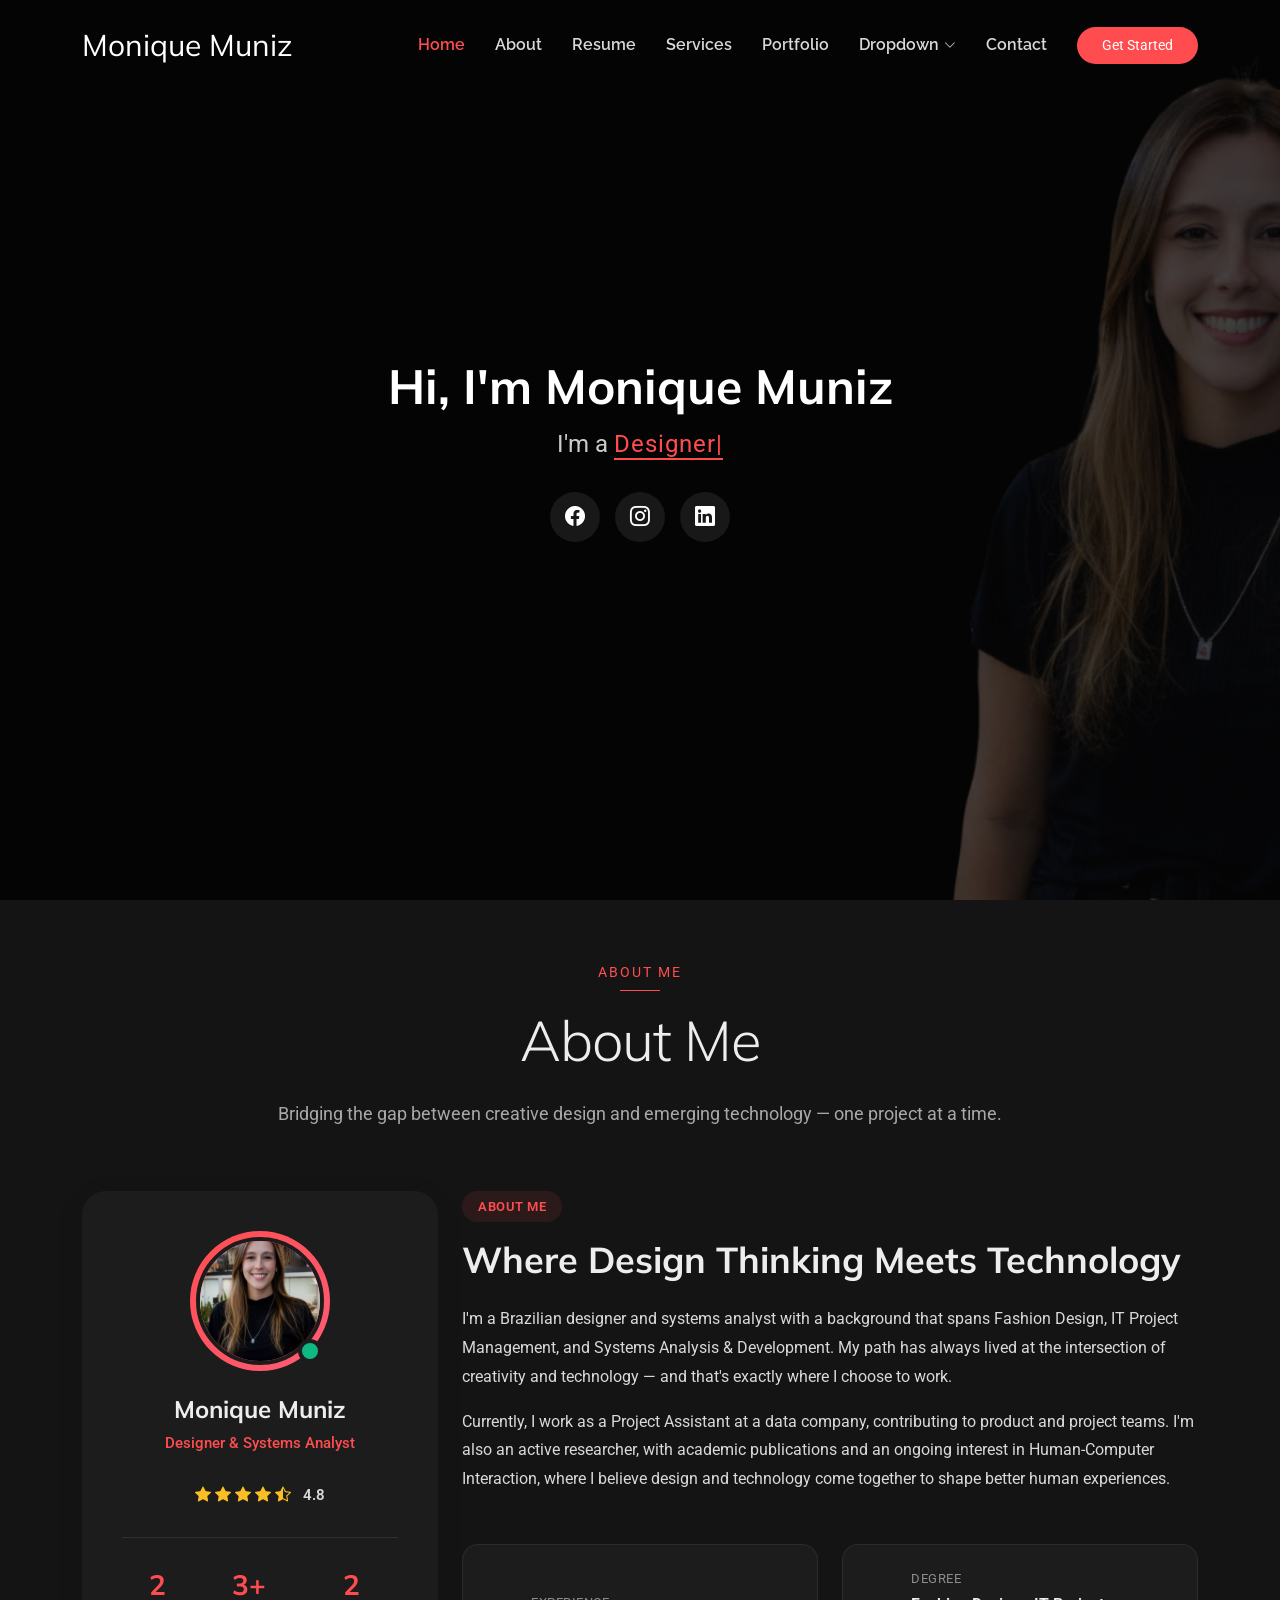
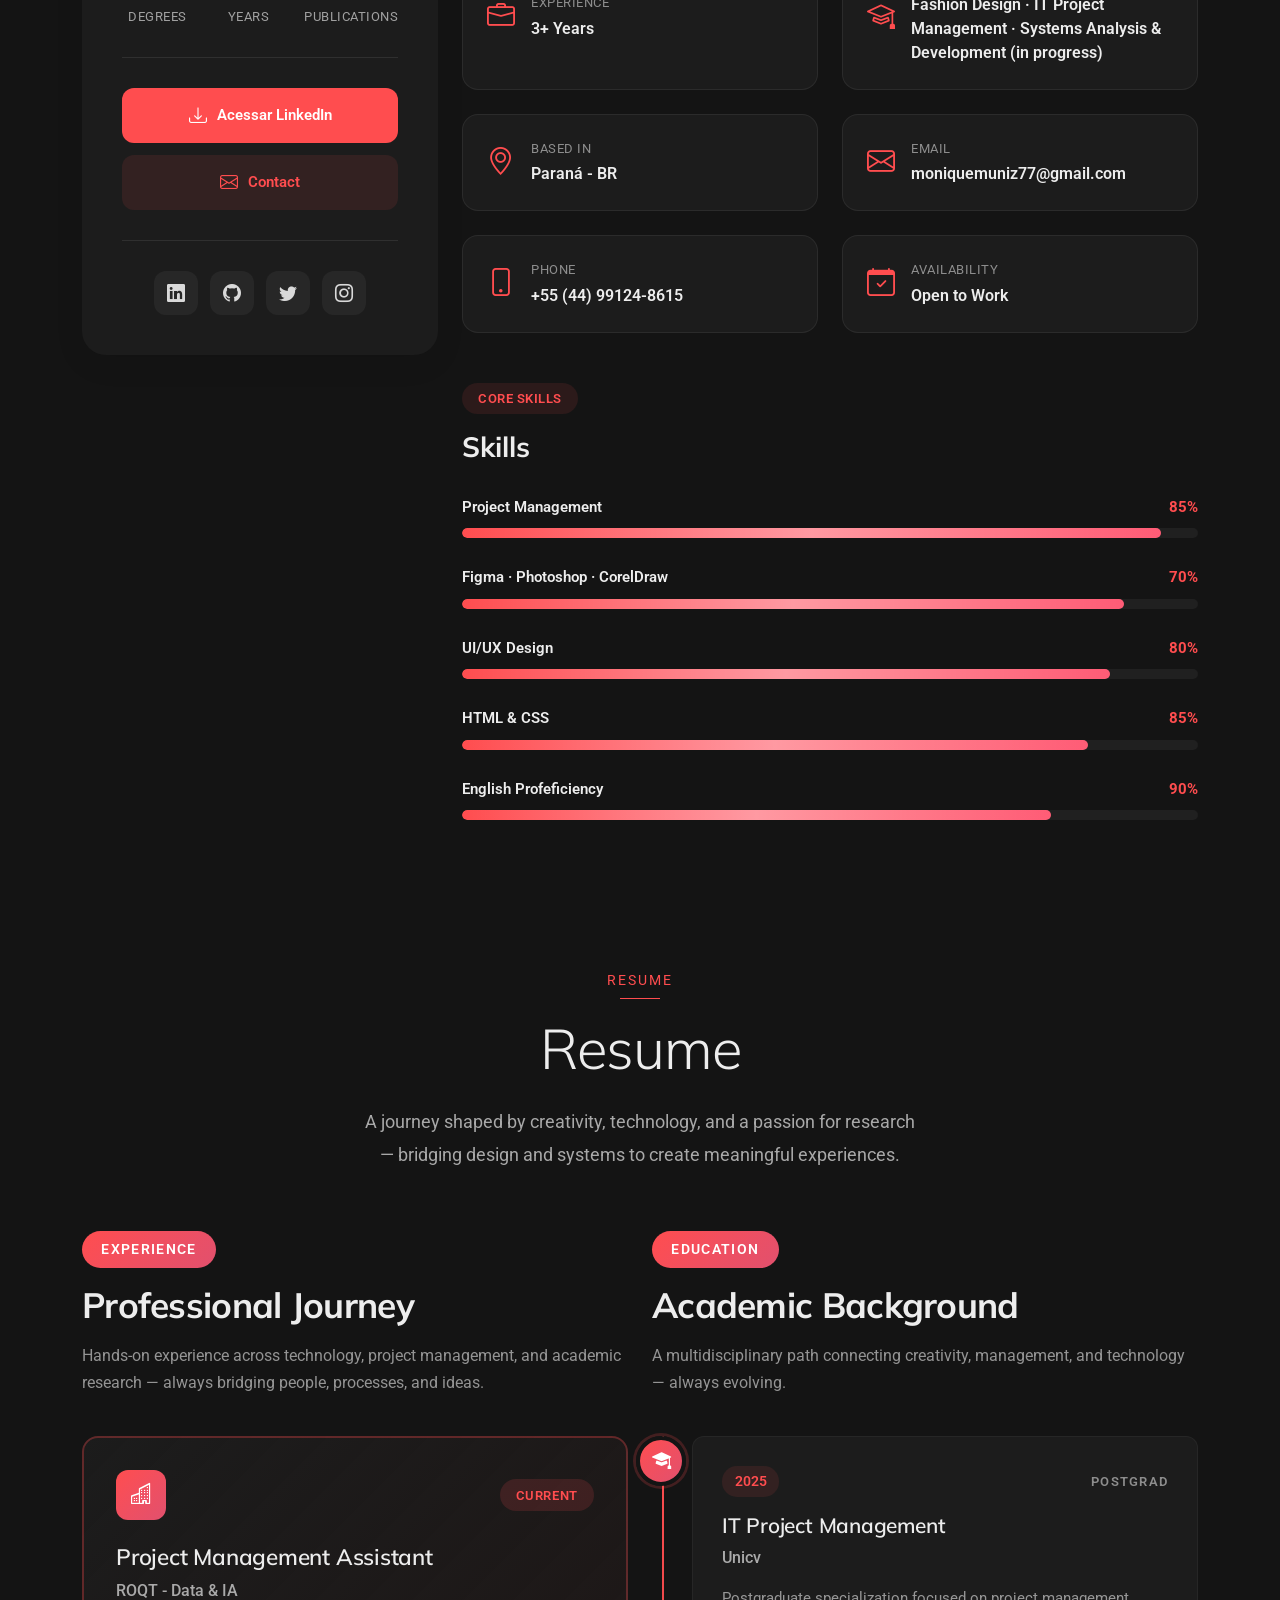
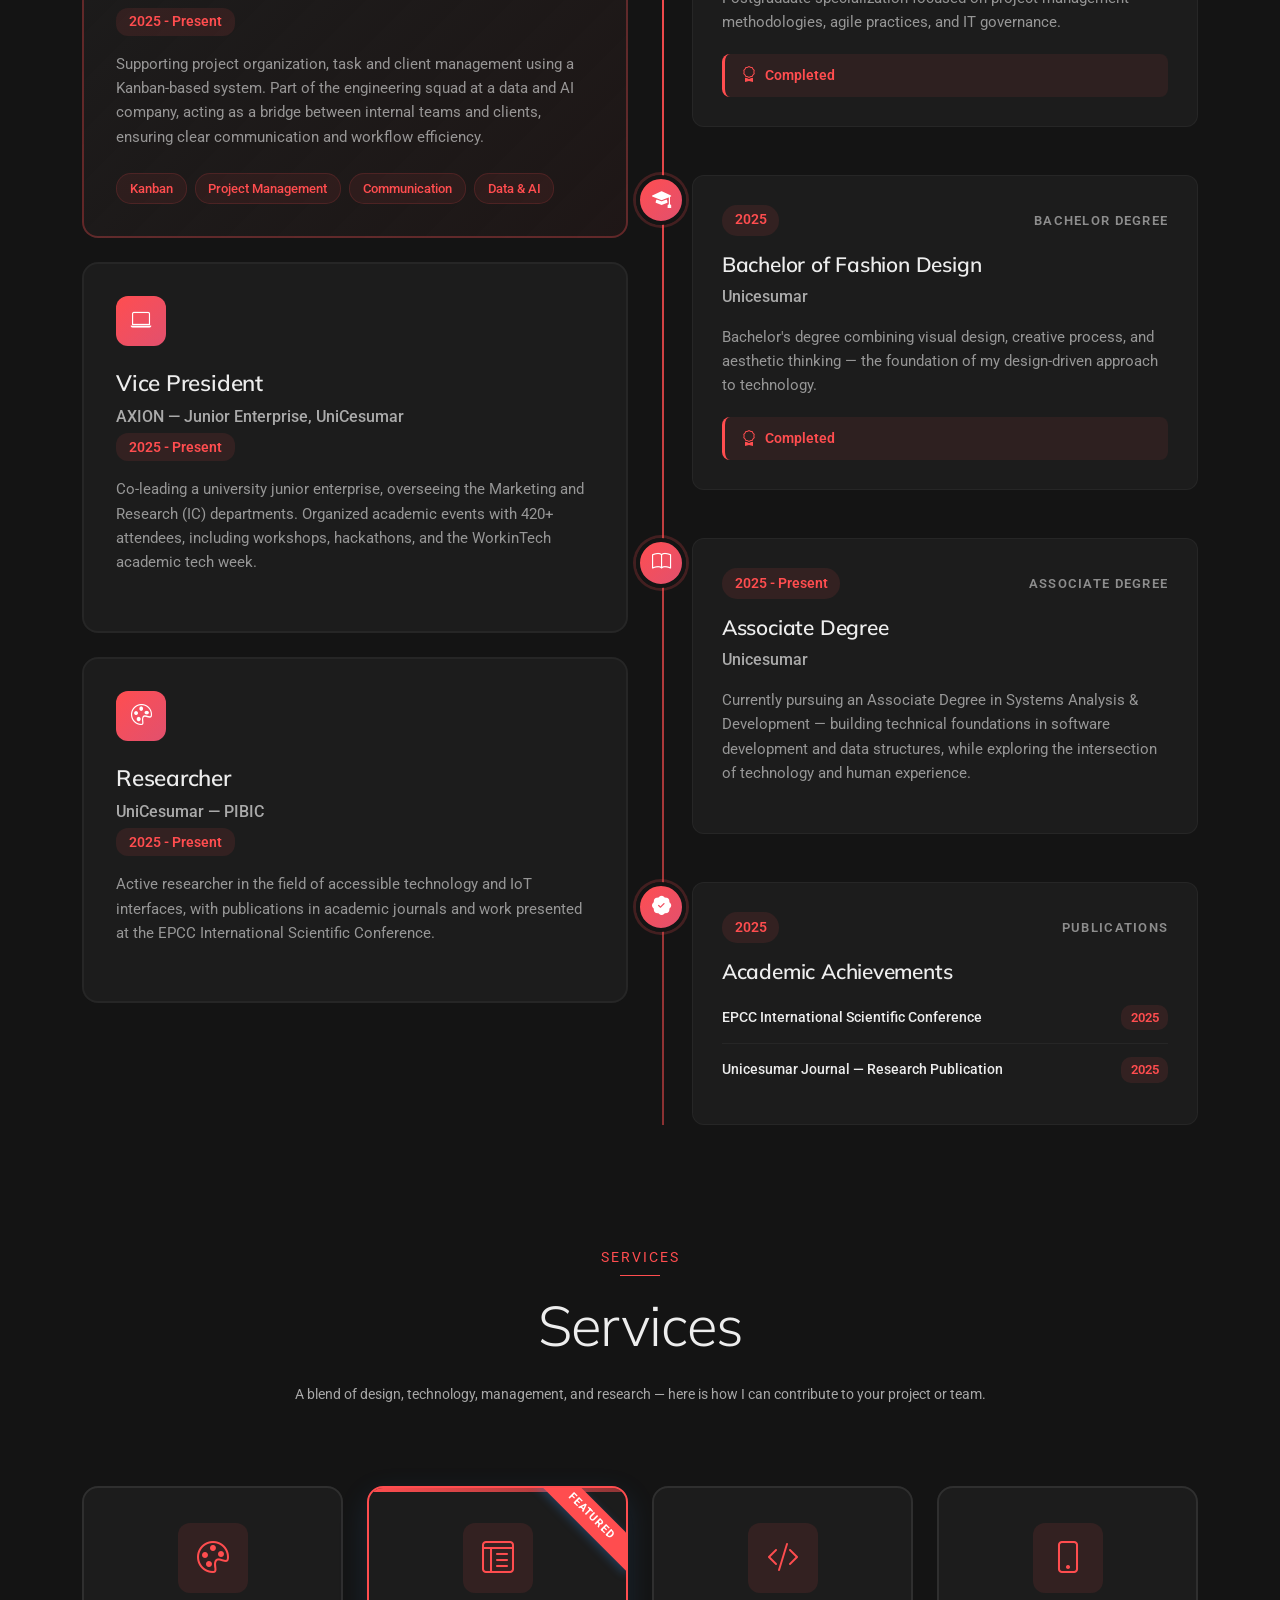
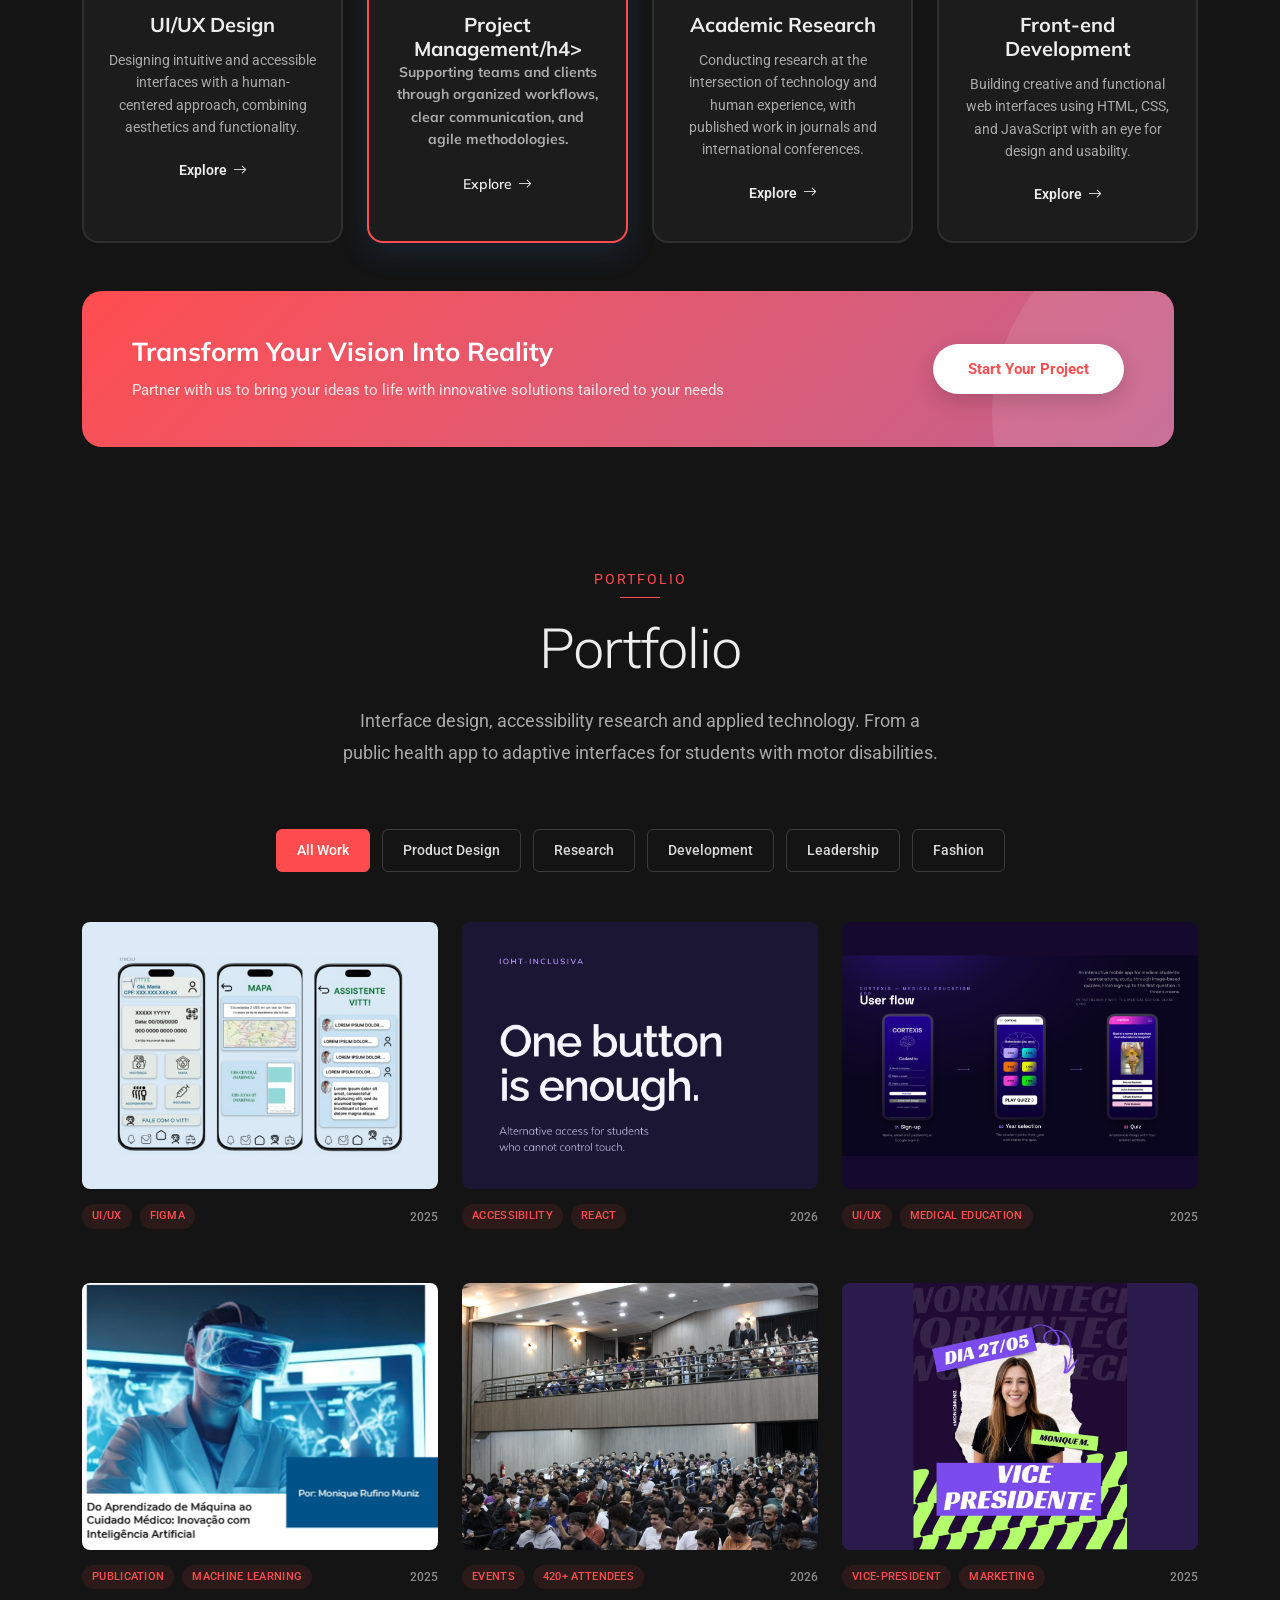
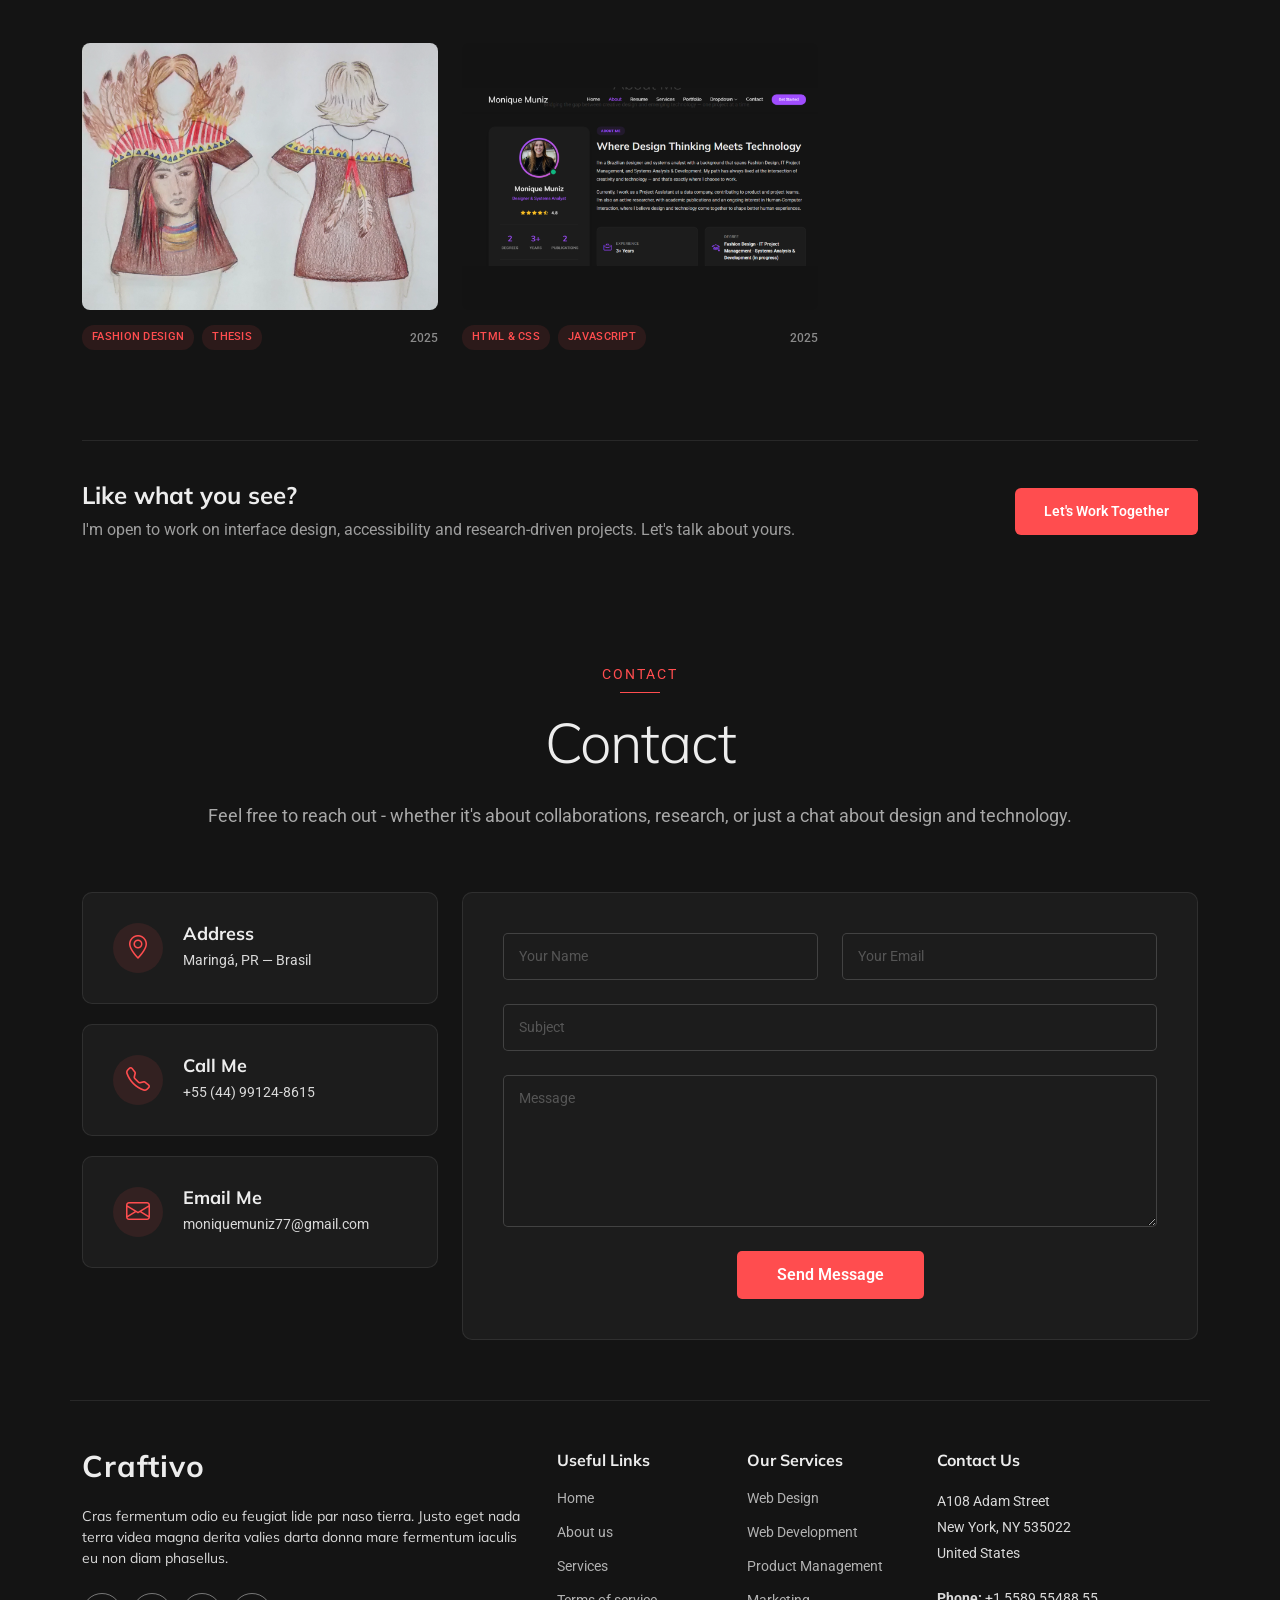
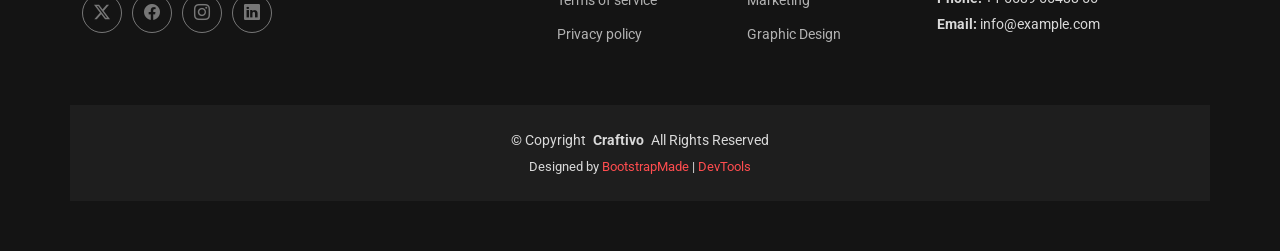
<file: index.html>
<!doctype html>
<html lang="en">

<head>
  <meta charset="utf-8" />
  <meta content="width=device-width, initial-scale=1.0" name="viewport" />
  <title>Monique Muniz | Portfolio</title>
  <meta name="description" content="" />
  <meta name="keywords" content="" />

  <!-- Favicons -->
  <link href="assets/img/favicon.png" rel="icon" />
  <link href="assets/img/apple-touch-icon.png" rel="apple-touch-icon" />

  <!-- Fonts -->
  <link href="https://fonts.googleapis.com" rel="preconnect" />
  <link href="https://fonts.gstatic.com" rel="preconnect" crossorigin />
  <link
    href="https://fonts.googleapis.com/css2?family=Roboto:ital,wght@0,100;0,300;0,400;0,500;0,700;0,900;1,100;1,300;1,400;1,500;1,700;1,900&family=Raleway:ital,wght@0,100;0,200;0,300;0,400;0,500;0,600;0,700;0,800;0,900;1,100;1,200;1,300;1,400;1,500;1,600;1,700;1,800;1,900&family=Mulish:ital,wght@0,200;0,300;0,400;0,500;0,600;0,700;0,800;0,900;1,200;1,300;1,400;1,500;1,600;1,700;1,800;1,900&display=swap"
    rel="stylesheet" />

  <!-- Vendor CSS Files -->
  <link href="assets/vendor/bootstrap/css/bootstrap.min.css" rel="stylesheet" />
  <link href="assets/vendor/bootstrap-icons/bootstrap-icons.css" rel="stylesheet" />
  <link href="assets/vendor/aos/aos.css" rel="stylesheet" />
  <link href="assets/vendor/glightbox/css/glightbox.min.css" rel="stylesheet" />
  <link href="assets/vendor/swiper/swiper-bundle.min.css" rel="stylesheet" />

  <!-- Main CSS File -->
  <link href="assets/css/main.css" rel="stylesheet" />

  <!-- =======================================================
  * Template Name: Craftivo
  * Template URL: https://bootstrapmade.com/craftivo-bootstrap-portfolio-template/
  * Updated: Oct 04 2025 with Bootstrap v5.3.8
  * Author: BootstrapMade.com
  * License: https://bootstrapmade.com/license/
  ======================================================== -->
</head>

<body class="index-page">
  <header id="header" class="header d-flex align-items-center fixed-top">
    <div class="container-fluid container-xl position-relative d-flex align-items-center">
      <a href="index.html" class="logo d-flex align-items-center me-auto">
        <!-- Uncomment the line below if you also wish to use an image logo -->
        <!-- <img src="assets/img/logo.webp" alt=""> -->
        <h1 class="sitename">Monique Muniz</h1>
      </a>

      <nav id="navmenu" class="navmenu">
        <ul>
          <li><a href="#hero" class="active">Home</a></li>
          <li><a href="#about">About</a></li>
          <li><a href="#resume">Resume</a></li>
          <li><a href="#services">Services</a></li>
          <li><a href="#portfolio">Portfolio</a></li>
          <li class="dropdown">
            <a href="#"><span>Dropdown</span>
              <i class="bi bi-chevron-down toggle-dropdown"></i></a>
            <ul>
              <li><a href="#">Dropdown 1</a></li>
              <li class="dropdown">
                <a href="#"><span>Deep Dropdown</span>
                  <i class="bi bi-chevron-down toggle-dropdown"></i></a>
                <ul>
                  <li><a href="#">Deep Dropdown 1</a></li>
                  <li><a href="#">Deep Dropdown 2</a></li>
                  <li><a href="#">Deep Dropdown 3</a></li>
                  <li><a href="#">Deep Dropdown 4</a></li>
                  <li><a href="#">Deep Dropdown 5</a></li>
                </ul>
              </li>
              <li><a href="#">Dropdown 2</a></li>
              <li><a href="#">Dropdown 3</a></li>
              <li><a href="#">Dropdown 4</a></li>
            </ul>
          </li>
          <li><a href="#contact">Contact</a></li>
        </ul>
        <i class="mobile-nav-toggle d-xl-none bi bi-list"></i>
      </nav>

      <a class="btn-getstarted" href="#about">Get Started</a>
    </div>
  </header>

  <main class="main">
    <!-- Hero Section -->
    <section id="hero" class="hero section dark-background">
      <img src="assets/img/profile/monique.jpg" alt="" data-aos="fade-in" />

      <div class="container" data-aos="fade-up" data-aos-delay="100">
        <div class="row justify-content-center">
          <div class="col-lg-8 text-center">
            <h2>Hi, I'm Monique Muniz</h2>
            <p>
              I'm a
              <span class="typed" data-typed-items="Designer, Developer, Researcher, HCI Enthusiast,"></span><span
                class="typed-cursor" aria-hidden="true"></span>
            </p>
            <div class="social-links">
              <a href="#"><i class="bi bi-facebook"></i></a>
              <a href="#"><i class="bi bi-instagram"></i></a>
              <a href="#"><i class="bi bi-linkedin"></i></a>
            </div>
          </div>
        </div>
      </div>
    </section>
    <!-- /Hero Section -->

    <!-- About Section -->
    <section id="about" class="about section">
      <!-- Section Title -->
      <div class="container section-title" data-aos="fade-up">
        <span class="subtitle">About Me</span>
        <h2>About Me</h2>
        <p>
          Bridging the gap between creative design and emerging technology —
          one project at a time.
        </p>
      </div>
      <!-- End Section Title -->

      <div class="container" data-aos="fade-up" data-aos-delay="100">
        <div class="row gy-5">
          <div class="col-lg-4" data-aos="zoom-in" data-aos-delay="150">
            <div class="profile-card">
              <div class="profile-header">
                <div class="profile-avatar">
                  <img src="assets/img/profile/mrm.jpeg" class="img-fluid" alt="" />
                  <div class="status-indicator"></div>
                </div>
                <h3>Monique Muniz</h3>
                <span class="role">Designer & Systems Analyst</span>
                <div class="rating">
                  <i class="bi bi-star-fill"></i>
                  <i class="bi bi-star-fill"></i>
                  <i class="bi bi-star-fill"></i>
                  <i class="bi bi-star-fill"></i>
                  <i class="bi bi-star-half"></i>
                  <span>4.8</span>
                </div>
              </div>

              <div class="profile-stats">
                <div class="stat-item">
                  <h4>2</h4>
                  <p>Degrees</p>
                </div>
                <div class="stat-item">
                  <h4>3+</h4>
                  <p>Years</p>
                </div>
                <div class="stat-item">
                  <h4>2</h4>
                  <p>Publications</p>
                </div>
              </div>

              <div class="profile-actions">
                <a href="https://www.linkedin.com/in/moniquermuniz/" class="btn-primary"><i class="bi bi-download"></i>
                  Acessar LinkedIn</a>
                <a href="#" class="btn-secondary"><i class="bi bi-envelope"></i> Contact</a>
              </div>

              <div class="social-connect">
                <a href="https://www.linkedin.com/in/moniquermuniz/" target="_blank"><i class="bi bi-linkedin"></i></a>
                <a href="https://github.com/Moniquemuniz" target="_blank"><i class="bi bi-github"></i></a>
                <a href="#"><i class="bi bi-twitter"></i></a>
                <a href="#"><i class="bi bi-instagram"></i></a>
              </div>
            </div>
          </div>

          <div class="col-lg-8" data-aos="fade-left" data-aos-delay="200">
            <div class="content-wrapper">
              <div class="bio-section">
                <div class="section-tag">About Me</div>
                <h2>Where Design Thinking Meets Technology</h2>
                <p>
                  I'm a Brazilian designer and systems analyst with a
                  background that spans Fashion Design, IT Project Management,
                  and Systems Analysis & Development. My path has always lived
                  at the intersection of creativity and technology — and
                  that's exactly where I choose to work.
                </p>
                <p>
                  Currently, I work as a Project Assistant at a data company,
                  contributing to product and project teams. I'm also an
                  active researcher, with academic publications and an ongoing
                  interest in Human-Computer Interaction, where I believe
                  design and technology come together to shape better human
                  experiences.
                </p>
              </div>

              <div class="details-grid">
                <div class="detail-item" data-aos="fade-up" data-aos-delay="250">
                  <i class="bi bi-briefcase"></i>
                  <div class="detail-content">
                    <span>Experience</span>
                    <strong>3+ Years</strong>
                  </div>
                </div>

                <div class="detail-item" data-aos="fade-up" data-aos-delay="300">
                  <i class="bi bi-mortarboard"></i>
                  <div class="detail-content">
                    <span>Degree</span>
                    <strong>Fashion Design · IT Project Management · Systems
                      Analysis & Development (in progress)</strong>
                  </div>
                </div>

                <div class="detail-item" data-aos="fade-up" data-aos-delay="350">
                  <i class="bi bi-geo-alt"></i>
                  <div class="detail-content">
                    <span>Based In</span>
                    <strong>Paraná - BR</strong>
                  </div>
                </div>

                <div class="detail-item" data-aos="fade-up" data-aos-delay="100">
                  <i class="bi bi-envelope"></i>
                  <div class="detail-content">
                    <span>Email</span>
                    <strong>moniquemuniz77@gmail.com</strong>
                  </div>
                </div>

                <div class="detail-item" data-aos="fade-up" data-aos-delay="150">
                  <i class="bi bi-phone"></i>
                  <div class="detail-content">
                    <span>Phone</span>
                    <strong>+55 (44) 99124-8615</strong>
                  </div>
                </div>

                <div class="detail-item" data-aos="fade-up" data-aos-delay="200">
                  <i class="bi bi-calendar-check"></i>
                  <div class="detail-content">
                    <span>Availability</span>
                    <strong>Open to Work</strong>
                  </div>
                </div>
              </div>

              <div class="skills-showcase" data-aos="fade-up" data-aos-delay="250">
                <div class="section-tag">Core Skills</div>
                <h3>Skills</h3>

                <div class="skills-list skills-animation">
                  <div class="skill-item">
                    <div class="skill-info">
                      <span class="skill-name">Project Management </span>
                      <span class="skill-percent">85%</span>
                    </div>
                    <div class="progress">
                      <div class="progress-bar" role="progressbar" aria-valuenow="95" aria-valuemin="0"
                        aria-valuemax="100"></div>
                    </div>
                  </div>

                  <div class="skill-item">
                    <div class="skill-info">
                      <span class="skill-name">Figma · Photoshop · CorelDraw</span>
                      <span class="skill-percent">70%</span>
                    </div>
                    <div class="progress">
                      <div class="progress-bar" role="progressbar" aria-valuenow="90" aria-valuemin="0"
                        aria-valuemax="100"></div>
                    </div>
                  </div>

                  <div class="skill-item">
                    <div class="skill-info">
                      <span class="skill-name">UI/UX Design</span>
                      <span class="skill-percent">80%</span>
                    </div>
                    <div class="progress">
                      <div class="progress-bar" role="progressbar" aria-valuenow="88" aria-valuemin="0"
                        aria-valuemax="100"></div>
                    </div>
                  </div>

                  <div class="skill-item">
                    <div class="skill-info">
                      <span class="skill-name">HTML &amp; CSS</span>
                      <span class="skill-percent">85%</span>
                    </div>
                    <div class="progress">
                      <div class="progress-bar" role="progressbar" aria-valuenow="85" aria-valuemin="0"
                        aria-valuemax="100"></div>
                    </div>
                  </div>

                  <div class="skill-item">
                    <div class="skill-info">
                      <span class="skill-name">English Profeficiency</span>
                      <span class="skill-percent">90%</span>
                    </div>
                    <div class="progress">
                      <div class="progress-bar" role="progressbar" aria-valuenow="80" aria-valuemin="0"
                        aria-valuemax="100"></div>
                    </div>
                  </div>
                </div>
              </div>
            </div>
          </div>
        </div>
      </div>
    </section>
    <!-- /About Section -->

    <!-- Resume Section -->
    <section id="resume" class="resume section">
      <!-- Section Title -->
      <div class="container section-title" data-aos="fade-up">
        <span class="subtitle">Resume</span>
        <h2>Resume</h2>
        <p>
          A journey shaped by creativity, technology, and a passion for
          research — bridging design and systems to create meaningful
          experiences.
        </p>
      </div>
      <!-- End Section Title -->

      <div class="container" data-aos="fade-up" data-aos-delay="100">
        <div class="row gy-5">
          <div class="col-lg-6">
            <div class="experience-section">
              <div class="section-header" data-aos="fade-right" data-aos-delay="200">
                <div class="header-content">
                  <span class="section-badge">Experience</span>
                  <h2>Professional Journey</h2>
                  <p>
                    Hands-on experience across technology, project management,
                    and academic research — always bridging people, processes,
                    and ideas.
                  </p>
                </div>
              </div>

              <div class="experience-cards">
                <div class="exp-card featured" data-aos="zoom-in" data-aos-delay="300">
                  <div class="card-header">
                    <div class="company-logo">
                      <i class="bi bi-buildings"></i>
                    </div>
                    <div class="period-badge">Current</div>
                  </div>
                  <div class="card-body">
                    <h3>Project Management Assistant</h3>
                    <p class="company-name">ROQT - Data & IA</p>
                    <span class="duration">2025 - Present</span>
                    <p class="description">
                      Supporting project organization, task and client
                      management using a Kanban-based system. Part of the
                      engineering squad at a data and AI company, acting as a
                      bridge between internal teams and clients, ensuring
                      clear communication and workflow efficiency.
                    </p>
                    <div class="skills-tags">
                      <span class="skill-tag">Kanban</span>
                      <span class="skill-tag">Project Management</span>
                      <span class="skill-tag">Communication</span>
                      <span class="skill-tag">Data & AI</span>
                    </div>
                  </div>
                </div>

                <div class="exp-card" data-aos="zoom-in" data-aos-delay="350">
                  <div class="card-header">
                    <div class="company-logo">
                      <i class="bi bi-laptop"></i>
                    </div>
                  </div>
                  <div class="card-body">
                    <h3>Vice President</h3>
                    <p class="company-name">
                      AXION — Junior Enterprise, UniCesumar
                    </p>
                    <span class="duration">2025 - Present</span>
                    <p class="description">
                      Co-leading a university junior enterprise, overseeing
                      the Marketing and Research (IC) departments. Organized
                      academic events with 420+ attendees, including
                      workshops, hackathons, and the WorkinTech academic tech
                      week.
                    </p>
                  </div>
                </div>

                <div class="exp-card" data-aos="zoom-in" data-aos-delay="400">
                  <div class="card-header">
                    <div class="company-logo">
                      <i class="bi bi-palette"></i>
                    </div>
                  </div>
                  <div class="card-body">
                    <h3>Researcher</h3>
                    <p class="company-name">UniCesumar — PIBIC</p>
                    <span class="duration">2025 - Present</span>
                    <p class="description">
                      Active researcher in the field of accessible technology
                      and IoT interfaces, with publications in academic
                      journals and work presented at the EPCC International
                      Scientific Conference.
                    </p>
                  </div>
                </div>
              </div>
            </div>
          </div>

          <div class="col-lg-6">
            <div class="education-section">
              <div class="section-header" data-aos="fade-left" data-aos-delay="200">
                <div class="header-content">
                  <span class="section-badge">Education</span>
                  <h2>Academic Background</h2>
                  <p>
                    A multidisciplinary path connecting creativity,
                    management, and technology — always evolving.
                  </p>
                </div>
              </div>

              <div class="education-timeline" data-aos="fade-left" data-aos-delay="300">
                <div class="timeline-track">
                  <div class="timeline-item">
                    <div class="timeline-marker">
                      <i class="bi bi-mortarboard-fill"></i>
                    </div>
                    <div class="timeline-content">
                      <div class="education-meta">
                        <span class="year-range">2025</span>
                        <span class="degree-level">Postgrad</span>
                      </div>
                      <h4>IT Project Management</h4>
                      <p class="institution">Unicv</p>
                      <p class="description">
                        Postgraduate specialization focused on project
                        management methodologies, agile practices, and IT
                        governance.
                      </p>
                      <div class="achievement">
                        <i class="bi bi-award"></i>
                        <span>Completed</span>
                      </div>
                    </div>
                  </div>

                  <div class="timeline-item">
                    <div class="timeline-marker">
                      <i class="bi bi-mortarboard-fill"></i>
                    </div>
                    <div class="timeline-content">
                      <div class="education-meta">
                        <span class="year-range">2025</span>
                        <span class="degree-level">Bachelor Degree</span>
                      </div>
                      <h4>Bachelor of Fashion Design</h4>
                      <p class="institution">Unicesumar</p>
                      <p class="description">
                        Bachelor's degree combining visual design, creative
                        process, and aesthetic thinking — the foundation of my
                        design-driven approach to technology.
                      </p>
                      <div class="achievement">
                        <i class="bi bi-award"></i>
                        <span>Completed</span>
                      </div>
                    </div>
                  </div>

                  <div class="timeline-item">
                    <div class="timeline-marker">
                      <i class="bi bi-book"></i>
                    </div>
                    <div class="timeline-content">
                      <div class="education-meta">
                        <span class="year-range">2025 - Present</span>
                        <span class="degree-level">Associate Degree</span>
                      </div>
                      <h4>Associate Degree</h4>
                      <p class="institution">Unicesumar</p>
                      <p class="description">
                        Currently pursuing an Associate Degree in Systems
                        Analysis & Development — building technical
                        foundations in software development and data
                        structures, while exploring the intersection of
                        technology and human experience.
                      </p>
                    </div>
                  </div>

                  <div class="timeline-item">
                    <div class="timeline-marker">
                      <i class="bi bi-patch-check-fill"></i>
                    </div>
                    <div class="timeline-content">
                      <div class="education-meta">
                        <span class="year-range">2025</span>
                        <span class="degree-level">Publications</span>
                      </div>
                      <h4>Academic Achievements</h4>
                      <div class="certifications-list">
                        <div class="cert-item">
                          <span class="cert-name">EPCC International Scientific Conference
                          </span>
                          <span class="cert-year">2025</span>
                        </div>
                        <div class="cert-item">
                          <span class="cert-name">Unicesumar Journal — Research Publication</span>
                          <span class="cert-year">2025</span>
                        </div>
                      </div>
                    </div>
                  </div>
                </div>
              </div>
            </div>
          </div>
        </div>
      </div>
    </section>
    <!-- /Resume Section -->

    <!-- Services Section -->
    <section id="services" class="services section">
      <!-- Section Title -->
      <div class="container section-title" data-aos="fade-up">
        <span class="subtitle">Services</span>
        <h2>Services</h2>
        <p>
          A blend of design, technology, management, and research — here is
          how I can contribute to your project or team.
        </p>
      </div>
      <!-- End Section Title -->

      <div class="container" data-aos="fade-up" data-aos-delay="100">
        <div class="row gy-4">
          <div class="col-lg-3 col-md-6" data-aos="zoom-in" data-aos-delay="100">
            <div class="service-item">
              <div class="icon-wrapper">
                <i class="bi bi-palette"></i>
              </div>
              <h4>UI/UX Design</h4>
              <p>
                Designing intuitive and accessible interfaces with a
                human-centered approach, combining aesthetics and
                functionality.
              </p>
              <a href="service-details.html" class="read-more">
                <span>Explore</span>
                <i class="bi bi-arrow-right"></i>
              </a>
            </div>
          </div>

          <div class="col-lg-3 col-md-6" data-aos="zoom-in" data-aos-delay="200">
            <div class="service-item featured">
              <div class="featured-tag">Featured</div>
              <div class="icon-wrapper">
                <i class="bi bi-layout-text-window-reverse"></i>
              </div>
              <h4>Project Management/h4>
                <p>
                  Supporting teams and clients through organized workflows, clear communication, and agile
                  methodologies.
                </p>
                <a href="service-details.html" class="read-more">
                  <span>Explore</span>
                  <i class="bi bi-arrow-right"></i>
                </a>
            </div>
          </div>

          <div class="col-lg-3 col-md-6" data-aos="zoom-in" data-aos-delay="300">
            <div class="service-item">
              <div class="icon-wrapper">
                <i class="bi bi-code-slash"></i>
              </div>
              <h4>Academic Research</h4>
              <p>
                Conducting research at the intersection of technology and human experience, with published work in
                journals and international conferences.
              </p>
              <a href="service-details.html" class="read-more">
                <span>Explore</span>
                <i class="bi bi-arrow-right"></i>
              </a>
            </div>
          </div>

          <div class="col-lg-3 col-md-6" data-aos="zoom-in" data-aos-delay="400">
            <div class="service-item">
              <div class="icon-wrapper">
                <i class="bi bi-phone"></i>
              </div>
              <h4>Front-end Development</h4>
              <p>
                Building creative and functional web interfaces using HTML, CSS, and JavaScript with an eye for design
                and usability.
              </p>
              <a href="service-details.html" class="read-more">
                <span>Explore</span>
                <i class="bi bi-arrow-right"></i>
              </a>
            </div>
          </div>


          <div class="row mt-5">
            <div class="col-12" data-aos="fade-up" data-aos-delay="200">
              <div class="cta-box">
                <div class="row align-items-center">
                  <div class="col-lg-8">
                    <h3>Transform Your Vision Into Reality</h3>
                    <p>
                      Partner with us to bring your ideas to life with
                      innovative solutions tailored to your needs
                    </p>
                  </div>
                  <div class="col-lg-4 text-lg-end text-center">
                    <a href="service-details.html" class="cta-btn">Start Your Project</a>
                  </div>
                </div>
              </div>
            </div>
          </div>
        </div>
    </section>
    <!-- /Services Section -->

    <!-- Portfolio Section -->
    <section id="portfolio" class="portfolio section">
      <!-- Section Title -->
      <div class="container section-title" data-aos="fade-up">
        <span class="subtitle">Portfolio</span>
        <h2>Portfolio</h2>
        <p>
          Interface design, accessibility research and applied technology. From a
          public health app to adaptive interfaces for students with motor
          disabilities.
        </p>
      </div>
      <!-- End Section Title -->

      <div class="container" data-aos="fade-up" data-aos-delay="100">
        <div class="isotope-layout" data-default-filter="*" data-layout="masonry" data-sort="original-order">
          <ul class="portfolio-filters isotope-filters" data-aos="fade-up" data-aos-delay="200">
            <li data-filter="*" class="filter-active">All Work</li>
            <li data-filter=".filter-product">Product Design</li>
            <li data-filter=".filter-research">Research</li>
            <li data-filter=".filter-development">Development</li>
            <li data-filter=".filter-leadership">Leadership</li>
            <li data-filter=".filter-fashion">Fashion</li>
          </ul>

          <div class="row gy-4 isotope-container" data-aos="fade-up" data-aos-delay="300">
            <!-- Vittas -->
            <div class="col-lg-4 col-md-6 portfolio-item isotope-item filter-product">
              <div class="portfolio-card">
                <div class="portfolio-image-container">
                  <img src="assets/img/portfolio/vittas.png" alt="Vittas — public health app screens" class="img-fluid"
                    loading="lazy" />
                  <div class="portfolio-overlay">
                    <div class="portfolio-info">
                      <span class="project-category">Product Design</span>
                      <h4>Vittas</h4>
                    </div>
                    <div class="portfolio-actions">
                      <a href="assets/img/portfolio/vittas.png" class="glightbox portfolio-link">
                        <i class="bi bi-plus-lg"></i>
                      </a>
                      <a href="#" class="portfolio-details">
                        <i class="bi bi-arrow-right"></i>
                      </a>
                    </div>
                  </div>
                </div>
                <div class="portfolio-meta">
                  <div class="project-tags">
                    <span class="tag">UI/UX</span>
                    <span class="tag">Figma</span>
                  </div>
                  <div class="project-year">2025</div>
                </div>
              </div>
            </div>

            <!-- IoHT-Inclusiva -->
            <div class="col-lg-4 col-md-6 portfolio-item isotope-item filter-research">
              <div class="portfolio-card">
                <div class="portfolio-image-container">
                  <img src="assets/img/portfolio/ioht.png" alt="IoHT-Inclusiva — one button is enough" class="img-fluid"
                    loading="lazy" />
                  <div class="portfolio-overlay">
                    <div class="portfolio-info">
                      <span class="project-category">Research</span>
                      <h4>IoHT-Inclusiva</h4>
                    </div>
                    <div class="portfolio-actions">
                      <a href="assets/img/portfolio/ioht.png" class="glightbox portfolio-link">
                        <i class="bi bi-plus-lg"></i>
                      </a>
                      <a href="#" class="portfolio-details">
                        <i class="bi bi-arrow-right"></i>
                      </a>
                    </div>
                  </div>
                </div>
                <div class="portfolio-meta">
                  <div class="project-tags">
                    <span class="tag">Accessibility</span>
                    <span class="tag">React</span>
                  </div>
                  <div class="project-year">2026</div>
                </div>
              </div>
            </div>

            <!-- CORTEXIS -->
            <div class="col-lg-4 col-md-6 portfolio-item isotope-item filter-product">
              <div class="portfolio-card">
                <div class="portfolio-image-container">
                  <img src="assets/img/portfolio/cortexis.png" alt="CORTEXIS — neuroanatomy quiz app user flow"
                    class="img-fluid" loading="lazy" />
                  <div class="portfolio-overlay">
                    <div class="portfolio-info">
                      <span class="project-category">Product Design</span>
                      <h4>CORTEXIS</h4>
                    </div>
                    <div class="portfolio-actions">
                      <a href="assets/img/portfolio/cortexis.png" class="glightbox portfolio-link">
                        <i class="bi bi-plus-lg"></i>
                      </a>
                      <a href="#" class="portfolio-details">
                        <i class="bi bi-arrow-right"></i>
                      </a>
                    </div>
                  </div>
                </div>
                <div class="portfolio-meta">
                  <div class="project-tags">
                    <span class="tag">UI/UX</span>
                    <span class="tag">Medical Education</span>
                  </div>
                  <div class="project-year">2025</div>
                </div>
              </div>
            </div>

            <!-- Artigo -->
            <div class="col-lg-4 col-md-6 portfolio-item isotope-item filter-research">
              <div class="portfolio-card">
                <div class="portfolio-image-container">
                  <img src="assets/img/portfolio/artigo.jpg" alt="Published article — Empreenda Jr." class="img-fluid"
                    loading="lazy" />
                  <div class="portfolio-overlay">
                    <div class="portfolio-info">
                      <span class="project-category">Research</span>
                      <h4>From Machine Learning to Medical Care</h4>
                    </div>
                    <div class="portfolio-actions">
                      <a href="assets/img/portfolio/artigo.jpg" class="glightbox portfolio-link">
                        <i class="bi bi-plus-lg"></i>
                      </a>
                      <a href="#" class="portfolio-details">
                        <i class="bi bi-arrow-right"></i>
                      </a>
                    </div>
                  </div>
                </div>
                <div class="portfolio-meta">
                  <div class="project-tags">
                    <span class="tag">Publication</span>
                    <span class="tag">Machine Learning</span>
                  </div>
                  <div class="project-year">2025</div>
                </div>
              </div>
            </div>

            <!-- WorkInTech -->
            <div class="col-lg-4 col-md-6 portfolio-item isotope-item filter-leadership">
              <div class="portfolio-card">
                <div class="portfolio-image-container">
                  <img src="assets/img/portfolio/workintech.png" alt="WorkInTech — stage and audience" class="img-fluid"
                    loading="lazy" />
                  <div class="portfolio-overlay">
                    <div class="portfolio-info">
                      <span class="project-category">Leadership</span>
                      <h4>WorkInTech</h4>
                    </div>
                    <div class="portfolio-actions">
                      <a href="assets/img/portfolio/workintech.png" class="glightbox portfolio-link">
                        <i class="bi bi-plus-lg"></i>
                      </a>
                      <a href="#" class="portfolio-details">
                        <i class="bi bi-arrow-right"></i>
                      </a>
                    </div>
                  </div>
                </div>
                <div class="portfolio-meta">
                  <div class="project-tags">
                    <span class="tag">Events</span>
                    <span class="tag">420+ attendees</span>
                  </div>
                  <div class="project-year">2026</div>
                </div>
              </div>
            </div>

            <!-- Axion -->
            <div class="col-lg-4 col-md-6 portfolio-item isotope-item filter-leadership">
              <div class="portfolio-card">
                <div class="portfolio-image-container">
                  <img src="assets/img/portfolio/axion.png" alt="Axion — junior IT consultancy team" class="img-fluid"
                    loading="lazy" />
                  <div class="portfolio-overlay">
                    <div class="portfolio-info">
                      <span class="project-category">Leadership</span>
                      <h4>Axion</h4>
                    </div>
                    <div class="portfolio-actions">
                      <a href="assets/img/portfolio/axion.png" class="glightbox portfolio-link">
                        <i class="bi bi-plus-lg"></i>
                      </a>
                      <a href="#" class="portfolio-details">
                        <i class="bi bi-arrow-right"></i>
                      </a>
                    </div>
                  </div>
                </div>
                <div class="portfolio-meta">
                  <div class="project-tags">
                    <span class="tag">Vice-president</span>
                    <span class="tag">Marketing</span>
                  </div>
                  <div class="project-year">2025</div>
                </div>
              </div>
            </div>

            <!-- TCC Moda -->
            <div class="col-lg-4 col-md-6 portfolio-item isotope-item filter-fashion">
              <div class="portfolio-card">
                <div class="portfolio-image-container">
                  <img src="assets/img/portfolio/tcc.jpg" alt="Fashion design thesis — plus size casual croquis"
                    class="img-fluid" loading="lazy" />
                  <div class="portfolio-overlay">
                    <div class="portfolio-info">
                      <span class="project-category">Fashion</span>
                      <h4>Plus Size Casual</h4>
                    </div>
                    <div class="portfolio-actions">
                      <a href="assets/img/portfolio/tcc.jpg" class="glightbox portfolio-link">
                        <i class="bi bi-plus-lg"></i>
                      </a>
                      <a href="#" class="portfolio-details">
                        <i class="bi bi-arrow-right"></i>
                      </a>
                    </div>
                  </div>
                </div>
                <div class="portfolio-meta">
                  <div class="project-tags">
                    <span class="tag">Fashion Design</span>
                    <span class="tag">Thesis</span>
                  </div>
                  <div class="project-year">2025</div>
                </div>
              </div>
            </div>

            <!-- Personal Portfolio -->
            <div class="col-lg-4 col-md-6 portfolio-item isotope-item filter-development">
              <div class="portfolio-card">
                <div class="portfolio-image-container">
                  <img src="assets/img/portfolio/portfolio-site.png" alt="Personal portfolio homepage" class="img-fluid"
                    loading="lazy" />
                  <div class="portfolio-overlay">
                    <div class="portfolio-info">
                      <span class="project-category">Development</span>
                      <h4>Personal Portfolio</h4>
                    </div>
                    <div class="portfolio-actions">
                      <a href="assets/img/portfolio/portfolio-site.png" class="glightbox portfolio-link">
                        <i class="bi bi-plus-lg"></i>
                      </a>
                      <a href="#" class="portfolio-details">
                        <i class="bi bi-arrow-right"></i>
                      </a>
                    </div>
                  </div>
                </div>
                <div class="portfolio-meta">
                  <div class="project-tags">
                    <span class="tag">HTML &amp; CSS</span>
                    <span class="tag">JavaScript</span>
                  </div>
                  <div class="project-year">2025</div>
                </div>
              </div>
            </div>
          </div>
        </div>

        <div class="portfolio-bottom" data-aos="fade-up" data-aos-delay="400">
          <div class="row align-items-center">
            <div class="col-lg-8">
              <h3>Like what you see?</h3>
              <p>
                I'm open to work on interface design, accessibility and
                research-driven projects. Let's talk about yours.
              </p>
            </div>
            <div class="col-lg-4 text-lg-end">
              <a href="#contact" class="btn btn-accent">Let's Work Together</a>
            </div>
          </div>
        </div>
      </div>
    </section>
    <!-- /Portfolio Section -->

    <!-- Contact Section -->
    <section id="contact" class="contact section">
      <!-- Section Title -->
      <div class="container section-title" data-aos="fade-up">
        <span class="subtitle">Contact</span>
        <h2>Contact</h2>
        <p>
          Feel free to reach out - whether it's about collaborations, research, or just a chat about design and
          technology.
        </p>
      </div>
      <!-- End Section Title -->

      <div class="container">
        <div class="row gy-4">
          <div class="col-lg-4">
            <div class="info-item">
              <div class="icon-wrapper">
                <i class="bi bi-geo-alt"></i>
              </div>
              <div>
                <h3>Address</h3>
                <p>Maringá, PR — Brasil</p>
              </div>
            </div>

            <div class="info-item">
              <div class="icon-wrapper">
                <i class="bi bi-telephone"></i>
              </div>
              <div>
                <h3>Call Me</h3>
                <p>+55 (44) 99124-8615</p>
              </div>
            </div>

            <div class="info-item">
              <div class="icon-wrapper">
                <i class="bi bi-envelope"></i>
              </div>
              <div>
                <h3>Email Me</h3>
                <p>moniquemuniz77@gmail.com</p>
              </div>
            </div>
          </div>

          <div class="col-lg-8">
            <form action="forms/contact.php" method="post" class="php-email-form">
              <div class="row gy-4">
                <div class="col-md-6">
                  <input type="text" name="name" class="form-control" placeholder="Your Name" required="" />
                </div>

                <div class="col-md-6">
                  <input type="email" class="form-control" name="email" placeholder="Your Email" required="" />
                </div>

                <div class="col-md-12">
                  <input type="text" class="form-control" name="subject" placeholder="Subject" required="" />
                </div>

                <div class="col-md-12">
                  <textarea class="form-control" name="message" rows="6" placeholder="Message" required=""></textarea>
                </div>

                <div class="col-md-12 text-center">
                  <div class="loading">Loading</div>
                  <div class="error-message"></div>
                  <div class="sent-message">
                    Your message has been sent. Thank you!
                  </div>

                  <button type="submit">Send Message</button>
                </div>
              </div>
            </form>
          </div>
        </div>
      </div>
    </section>
    <!-- /Contact Section -->
  </main>

  <footer id="footer" class="footer">
    <div class="container footer-top">
      <div class="row gy-4">
        <div class="col-lg-5 col-md-12 footer-about">
          <a href="index.html" class="logo d-flex align-items-center">
            <span class="sitename">Craftivo</span>
          </a>
          <p>
            Cras fermentum odio eu feugiat lide par naso tierra. Justo eget
            nada terra videa magna derita valies darta donna mare fermentum
            iaculis eu non diam phasellus.
          </p>
          <div class="social-links d-flex mt-4">
            <a href=""><i class="bi bi-twitter-x"></i></a>
            <a href=""><i class="bi bi-facebook"></i></a>
            <a href=""><i class="bi bi-instagram"></i></a>
            <a href=""><i class="bi bi-linkedin"></i></a>
          </div>
        </div>

        <div class="col-lg-2 col-6 footer-links">
          <h4>Useful Links</h4>
          <ul>
            <li><a href="#">Home</a></li>
            <li><a href="#">About us</a></li>
            <li><a href="#">Services</a></li>
            <li><a href="#">Terms of service</a></li>
            <li><a href="#">Privacy policy</a></li>
          </ul>
        </div>

        <div class="col-lg-2 col-6 footer-links">
          <h4>Our Services</h4>
          <ul>
            <li><a href="#">Web Design</a></li>
            <li><a href="#">Web Development</a></li>
            <li><a href="#">Product Management</a></li>
            <li><a href="#">Marketing</a></li>
            <li><a href="#">Graphic Design</a></li>
          </ul>
        </div>

        <div class="col-lg-3 col-md-12 footer-contact text-center text-md-start">
          <h4>Contact Us</h4>
          <p>A108 Adam Street</p>
          <p>New York, NY 535022</p>
          <p>United States</p>
          <p class="mt-4">
            <strong>Phone:</strong> <span>+1 5589 55488 55</span>
          </p>
          <p><strong>Email:</strong> <span>info@example.com</span></p>
        </div>
      </div>
    </div>

    <div class="container copyright text-center mt-4">
      <p>
        © <span>Copyright</span>
        <strong class="px-1 sitename">Craftivo</strong>
        <span>All Rights Reserved</span>
      </p>
      <div class="credits">
        <!-- All the links in the footer should remain intact. -->
        <!-- You can delete the links only if you've purchased the pro version. -->
        <!-- Licensing information: https://bootstrapmade.com/license/ -->
        <!-- Purchase the pro version with working PHP/AJAX contact form: [buy-url] -->
        Designed by <a href="https://bootstrapmade.com/">BootstrapMade</a> |
        <a href="https://bootstrapmade.com/tools/">DevTools</a>
      </div>
    </div>
  </footer>

  <!-- Scroll Top -->
  <a href="#" id="scroll-top" class="scroll-top d-flex align-items-center justify-content-center"><i
      class="bi bi-arrow-up-short"></i></a>

  <!-- Preloader -->
  <div id="preloader"></div>

  <!-- Vendor JS Files -->
  <script src="assets/vendor/bootstrap/js/bootstrap.bundle.min.js"></script>
  <script src="assets/vendor/php-email-form/validate.js"></script>
  <script src="assets/vendor/aos/aos.js"></script>
  <script src="assets/vendor/typed.js/typed.umd.js"></script>
  <script src="assets/vendor/waypoints/noframework.waypoints.js"></script>
  <script src="assets/vendor/glightbox/js/glightbox.min.js"></script>
  <script src="assets/vendor/imagesloaded/imagesloaded.pkgd.min.js"></script>
  <script src="assets/vendor/isotope-layout/isotope.pkgd.min.js"></script>
  <script src="assets/vendor/swiper/swiper-bundle.min.js"></script>

  <!-- Main JS File -->
  <script src="assets/js/main.js"></script>
</body>

</html>
</file>
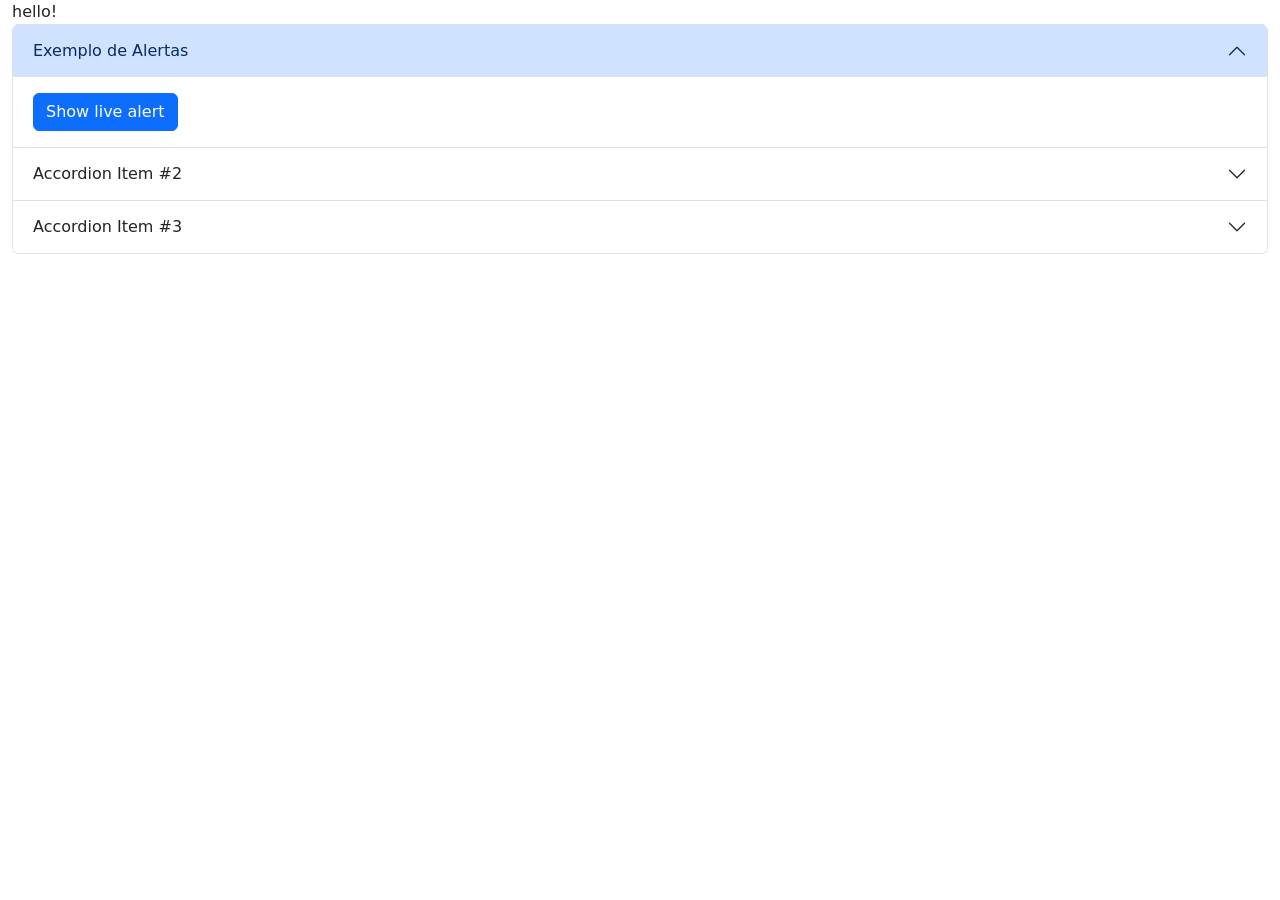
<file: aula anterior/index.html>
<!doctype html>
<html lang="en">
  <head>
    <meta charset="UTF-8" />
    <meta name="viewport" content="width=device-width, initial-scale=1.0" />
    <link href="style.css" />
    <link
      rel="stylesheet"
      href="https://cdn.jsdelivr.net/npm/bootstrap@5.3.3/dist/css/bootstrap.min.css"
      integrity="sha384-QWTKZyjpPEjISv5WaRU9OFeRpok6YctnYmDr5pNlyT2bRjXh0JMhjY6hW+ALEwIH"
      crossorigin="anonymous"
    />
    <script
      src="https://cdn.jsdelivr.net/npm/bootstrap@5.3.3/dist/js/bootstrap.min.js"
      integrity="sha384-0pUGZvbkm6XF6gxjEnlmuGrJXVbNuzT9qBBavbLwCsOGabYfZo0T0to5eqruptLy"
      crossorigin="anonymous"
    ></script>
    <script
      src="https://cdn.jsdelivr.net/npm/bootstrap@5.3.3/dist/js/bootstrap.bundle.min.js"
      integrity="sha384-YvpcrYf0tY3lHB60NNkmXc5s9fDVZLESaAA55NDzOxhy9GkcIdslK1eN7N6jIeHz"
      crossorigin="anonymous"
    ></script>
   
   
    <title>Document</title>

  </head>
  <body>
    <div class="container-fluid main">
      hello!

      <div class="accordion" id="accordionExample">
        <div class="accordion-item">
          <h2 class="accordion-header">
            <button
              class="accordion-button"
              type="button"
              data-bs-toggle="collapse"
              data-bs-target="#collapseOne"
              aria-expanded="true"
              aria-controls="collapseOne"
            >
              Exemplo de Alertas
            </button>
          </h2>
          <div
            id="collapseOne"
            class="accordion-collapse collapse show"
            data-bs-parent="#accordionExample"
          >
            <div class="accordion-body">
              <div id="liveAlertPlaceholder"></div>
            <button type="button" class="btn btn-primary" id="liveAlertBtn">
            Show live alert</button>
            </div>
          </div>
        </div>
        <div class="accordion-item">
          <h2 class="accordion-header">
            <button
              class="accordion-button collapsed"
              type="button"
              data-bs-toggle="collapse"
              data-bs-target="#collapseTwo"
              aria-expanded="false"
              aria-controls="collapseTwo"
            >
              Accordion Item #2
            </button>
          </h2>
          <div
            id="collapseTwo"
            class="accordion-collapse collapse"
            data-bs-parent="#accordionExample"
          >
            <div class="accordion-body">
              <strong>This is the second item’s accordion body.</strong> It is
              hidden by default, until the collapse plugin adds the appropriate
              classes that we use to style each element. These classes control
              the overall appearance, as well as the showing and hiding via CSS
              transitions. You can modify any of this with custom CSS or
              overriding our default variables. It’s also worth noting that just
              about any HTML can go within the <code>.accordion-body</code>,
              though the transition does limit overflow.
            </div>
          </div>
        </div>
        <div class="accordion-item">
          <h2 class="accordion-header">
            <button
              class="accordion-button collapsed"
              type="button"
              data-bs-toggle="collapse"
              data-bs-target="#collapseThree"
              aria-expanded="false"
              aria-controls="collapseThree"
            >
              Accordion Item #3
            </button>
          </h2>
          <div
            id="collapseThree"
            class="accordion-collapse collapse"
            data-bs-parent="#accordionExample"
          >
            <div class="accordion-body">
              <strong>This is the third item’s accordion body.</strong> It is
              hidden by default, until the collapse plugin adds the appropriate
              classes that we use to style each element. These classes control
              the overall appearance, as well as the showing and hiding via CSS
              transitions. You can modify any of this with custom CSS or
              overriding our default variables. It’s also worth noting that just
              about any HTML can go within the <code>.accordion-body</code>,
              though the transition does limit overflow.
            </div>
          </div>
        </div>
      </div>
    </div>

     <script src="script.js"></script>
  </body>
</html>
</file>
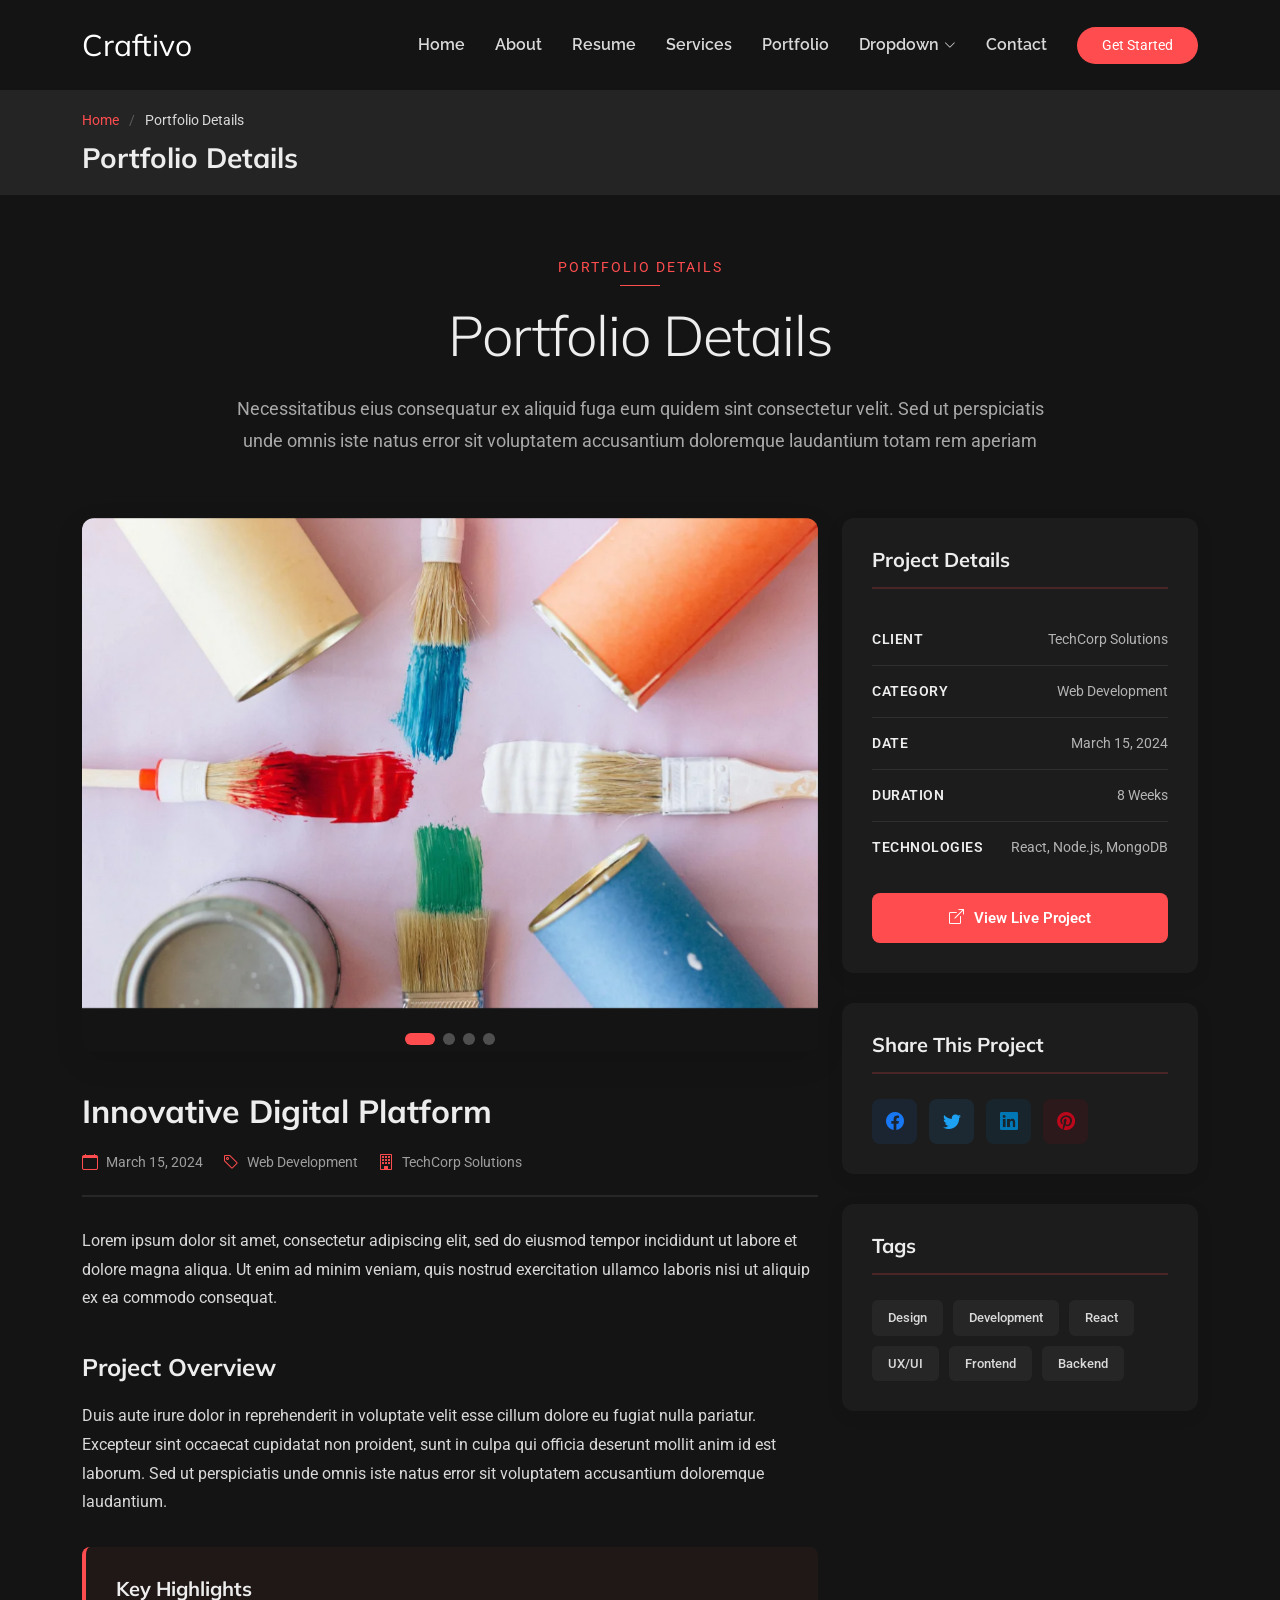
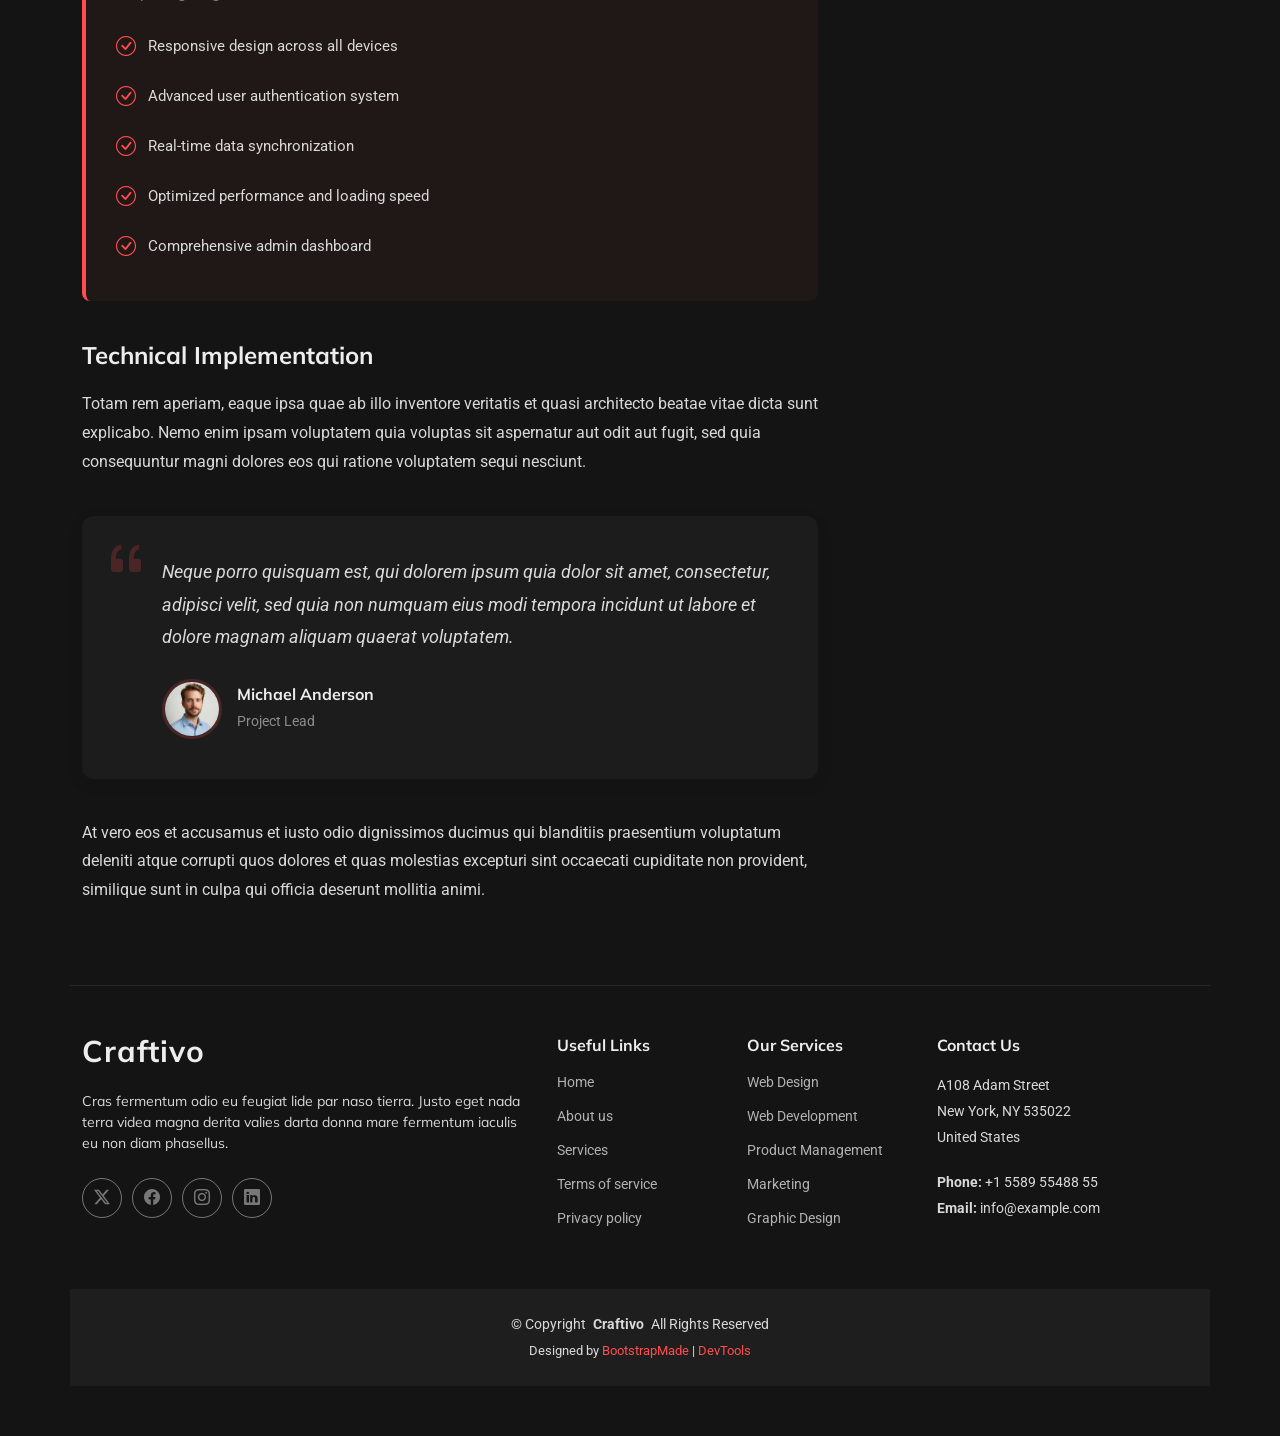
<file: portfolio-details.html>
<!DOCTYPE html>
<html lang="en">

<head>
  <meta charset="utf-8">
  <meta content="width=device-width, initial-scale=1.0" name="viewport">
  <title>Portfolio Details - Craftivo Bootstrap Template</title>
  <meta name="description" content="">
  <meta name="keywords" content="">

  <!-- Favicons -->
  <link href="assets/img/favicon.png" rel="icon">
  <link href="assets/img/apple-touch-icon.png" rel="apple-touch-icon">

  <!-- Fonts -->
  <link href="https://fonts.googleapis.com" rel="preconnect">
  <link href="https://fonts.gstatic.com" rel="preconnect" crossorigin>
  <link href="https://fonts.googleapis.com/css2?family=Roboto:ital,wght@0,100;0,300;0,400;0,500;0,700;0,900;1,100;1,300;1,400;1,500;1,700;1,900&family=Raleway:ital,wght@0,100;0,200;0,300;0,400;0,500;0,600;0,700;0,800;0,900;1,100;1,200;1,300;1,400;1,500;1,600;1,700;1,800;1,900&family=Mulish:ital,wght@0,200;0,300;0,400;0,500;0,600;0,700;0,800;0,900;1,200;1,300;1,400;1,500;1,600;1,700;1,800;1,900&display=swap" rel="stylesheet">

  <!-- Vendor CSS Files -->
  <link href="assets/vendor/bootstrap/css/bootstrap.min.css" rel="stylesheet">
  <link href="assets/vendor/bootstrap-icons/bootstrap-icons.css" rel="stylesheet">
  <link href="assets/vendor/aos/aos.css" rel="stylesheet">
  <link href="assets/vendor/glightbox/css/glightbox.min.css" rel="stylesheet">
  <link href="assets/vendor/swiper/swiper-bundle.min.css" rel="stylesheet">

  <!-- Main CSS File -->
  <link href="assets/css/main.css" rel="stylesheet">

  <!-- =======================================================
  * Template Name: Craftivo
  * Template URL: https://bootstrapmade.com/craftivo-bootstrap-portfolio-template/
  * Updated: Oct 04 2025 with Bootstrap v5.3.8
  * Author: BootstrapMade.com
  * License: https://bootstrapmade.com/license/
  ======================================================== -->
</head>

<body class="portfolio-details-page">

  <header id="header" class="header d-flex align-items-center sticky-top">
    <div class="container-fluid container-xl position-relative d-flex align-items-center">

      <a href="index.html" class="logo d-flex align-items-center me-auto">
        <!-- Uncomment the line below if you also wish to use an image logo -->
        <!-- <img src="assets/img/logo.webp" alt=""> -->
        <h1 class="sitename">Craftivo</h1>
      </a>

      <nav id="navmenu" class="navmenu">
        <ul>
          <li><a href="#hero">Home</a></li>
          <li><a href="#about">About</a></li>
          <li><a href="#resume">Resume</a></li>
          <li><a href="#services">Services</a></li>
          <li><a href="#portfolio">Portfolio</a></li>
          <li class="dropdown"><a href="#"><span>Dropdown</span> <i class="bi bi-chevron-down toggle-dropdown"></i></a>
            <ul>
              <li><a href="#">Dropdown 1</a></li>
              <li class="dropdown"><a href="#"><span>Deep Dropdown</span> <i class="bi bi-chevron-down toggle-dropdown"></i></a>
                <ul>
                  <li><a href="#">Deep Dropdown 1</a></li>
                  <li><a href="#">Deep Dropdown 2</a></li>
                  <li><a href="#">Deep Dropdown 3</a></li>
                  <li><a href="#">Deep Dropdown 4</a></li>
                  <li><a href="#">Deep Dropdown 5</a></li>
                </ul>
              </li>
              <li><a href="#">Dropdown 2</a></li>
              <li><a href="#">Dropdown 3</a></li>
              <li><a href="#">Dropdown 4</a></li>
            </ul>
          </li>
          <li><a href="#contact">Contact</a></li>
        </ul>
        <i class="mobile-nav-toggle d-xl-none bi bi-list"></i>
      </nav>

      <a class="btn-getstarted" href="#about">Get Started</a>

    </div>
  </header>

  <main class="main">

    <!-- Page Title -->
    <div class="page-title light-background">
      <div class="container">
        <nav class="breadcrumbs">
          <ol>
            <li><a href="index.html">Home</a></li>
            <li class="current">Portfolio Details</li>
          </ol>
        </nav>
        <h1>Portfolio Details</h1>
      </div>
    </div><!-- End Page Title -->

    <!-- Portfolio Details Section -->
    <section id="portfolio-details" class="portfolio-details section">

      <!-- Section Title -->
      <div class="container section-title" data-aos="fade-up">
        <span class="subtitle">Portfolio Details</span>
        <h2>Portfolio Details</h2>
        <p>Necessitatibus eius consequatur ex aliquid fuga eum quidem sint consectetur velit. Sed ut perspiciatis unde omnis iste natus error sit voluptatem accusantium doloremque laudantium totam rem aperiam</p>
      </div><!-- End Section Title -->

      <div class="container" data-aos="fade-up" data-aos-delay="100">

        <div class="row gy-5">

          <div class="col-lg-8">

            <div class="portfolio-details-slider swiper init-swiper">
              <script type="application/json" class="swiper-config">
                {
                  "loop": true,
                  "speed": 600,
                  "autoplay": {
                    "delay": 4000
                  },
                  "slidesPerView": 1,
                  "spaceBetween": 0,
                  "effect": "fade",
                  "pagination": {
                    "el": ".swiper-pagination",
                    "type": "bullets",
                    "clickable": true
                  }
                }
              </script>
              <div class="swiper-wrapper">

                <div class="swiper-slide">
                  <img src="assets/img/portfolio/portfolio-3.webp" alt="Portfolio Image" class="img-fluid">
                </div>

                <div class="swiper-slide">
                  <img src="assets/img/portfolio/portfolio-6.webp" alt="Portfolio Image" class="img-fluid">
                </div>

                <div class="swiper-slide">
                  <img src="assets/img/portfolio/portfolio-9.webp" alt="Portfolio Image" class="img-fluid">
                </div>

                <div class="swiper-slide">
                  <img src="assets/img/portfolio/portfolio-11.webp" alt="Portfolio Image" class="img-fluid">
                </div>

              </div>
              <div class="swiper-pagination"></div>
            </div>

            <div class="portfolio-content" data-aos="fade-up" data-aos-delay="200">
              <h2>Innovative Digital Platform</h2>

              <div class="meta-info">
                <span class="date"><i class="bi bi-calendar"></i> March 15, 2024</span>
                <span class="category"><i class="bi bi-tag"></i> Web Development</span>
                <span class="client"><i class="bi bi-building"></i> TechCorp Solutions</span>
              </div>

              <p>
                Lorem ipsum dolor sit amet, consectetur adipiscing elit, sed do eiusmod tempor incididunt ut labore et dolore magna aliqua. Ut enim ad minim veniam, quis nostrud exercitation ullamco laboris nisi ut aliquip ex ea commodo consequat.
              </p>

              <h3>Project Overview</h3>
              <p>
                Duis aute irure dolor in reprehenderit in voluptate velit esse cillum dolore eu fugiat nulla pariatur. Excepteur sint occaecat cupidatat non proident, sunt in culpa qui officia deserunt mollit anim id est laborum. Sed ut perspiciatis unde omnis iste natus error sit voluptatem accusantium doloremque laudantium.
              </p>

              <div class="highlights-box">
                <h4>Key Highlights</h4>
                <ul>
                  <li><i class="bi bi-check-circle"></i> Responsive design across all devices</li>
                  <li><i class="bi bi-check-circle"></i> Advanced user authentication system</li>
                  <li><i class="bi bi-check-circle"></i> Real-time data synchronization</li>
                  <li><i class="bi bi-check-circle"></i> Optimized performance and loading speed</li>
                  <li><i class="bi bi-check-circle"></i> Comprehensive admin dashboard</li>
                </ul>
              </div>

              <h3>Technical Implementation</h3>
              <p>
                Totam rem aperiam, eaque ipsa quae ab illo inventore veritatis et quasi architecto beatae vitae dicta sunt explicabo. Nemo enim ipsam voluptatem quia voluptas sit aspernatur aut odit aut fugit, sed quia consequuntur magni dolores eos qui ratione voluptatem sequi nesciunt.
              </p>

              <blockquote>
                <i class="bi bi-quote quote-icon"></i>
                <p>
                  Neque porro quisquam est, qui dolorem ipsum quia dolor sit amet, consectetur, adipisci velit, sed quia non numquam eius modi tempora incidunt ut labore et dolore magnam aliquam quaerat voluptatem.
                </p>
                <div class="author">
                  <img src="assets/img/person/person-m-7.webp" alt="Author">
                  <div class="author-info">
                    <h5>Michael Anderson</h5>
                    <span>Project Lead</span>
                  </div>
                </div>
              </blockquote>

              <p>
                At vero eos et accusamus et iusto odio dignissimos ducimus qui blanditiis praesentium voluptatum deleniti atque corrupti quos dolores et quas molestias excepturi sint occaecati cupiditate non provident, similique sunt in culpa qui officia deserunt mollitia animi.
              </p>

            </div>

          </div>

          <div class="col-lg-4">

            <div class="sidebar" data-aos="fade-up" data-aos-delay="200">

              <div class="info-card">
                <h3>Project Details</h3>
                <div class="info-item">
                  <span class="label">Client</span>
                  <span class="value">TechCorp Solutions</span>
                </div>
                <div class="info-item">
                  <span class="label">Category</span>
                  <span class="value">Web Development</span>
                </div>
                <div class="info-item">
                  <span class="label">Date</span>
                  <span class="value">March 15, 2024</span>
                </div>
                <div class="info-item">
                  <span class="label">Duration</span>
                  <span class="value">8 Weeks</span>
                </div>
                <div class="info-item">
                  <span class="label">Technologies</span>
                  <span class="value">React, Node.js, MongoDB</span>
                </div>
                <a href="https://www.example.com" class="btn-primary" target="_blank">
                  <i class="bi bi-box-arrow-up-right"></i> View Live Project
                </a>
              </div>

              <div class="share-card" data-aos="fade-up" data-aos-delay="300">
                <h3>Share This Project</h3>
                <div class="social-links">
                  <a href="#" class="facebook"><i class="bi bi-facebook"></i></a>
                  <a href="#" class="twitter"><i class="bi bi-twitter"></i></a>
                  <a href="#" class="linkedin"><i class="bi bi-linkedin"></i></a>
                  <a href="#" class="pinterest"><i class="bi bi-pinterest"></i></a>
                </div>
              </div>

              <div class="tags-card" data-aos="fade-up" data-aos-delay="400">
                <h3>Tags</h3>
                <div class="tags">
                  <a href="#">Design</a>
                  <a href="#">Development</a>
                  <a href="#">React</a>
                  <a href="#">UX/UI</a>
                  <a href="#">Frontend</a>
                  <a href="#">Backend</a>
                </div>
              </div>

            </div>

          </div>

        </div>

      </div>

    </section><!-- /Portfolio Details Section -->

  </main>

  <footer id="footer" class="footer">

    <div class="container footer-top">
      <div class="row gy-4">
        <div class="col-lg-5 col-md-12 footer-about">
          <a href="index.html" class="logo d-flex align-items-center">
            <span class="sitename">Craftivo</span>
          </a>
          <p>Cras fermentum odio eu feugiat lide par naso tierra. Justo eget nada terra videa magna derita valies darta donna mare fermentum iaculis eu non diam phasellus.</p>
          <div class="social-links d-flex mt-4">
            <a href=""><i class="bi bi-twitter-x"></i></a>
            <a href=""><i class="bi bi-facebook"></i></a>
            <a href=""><i class="bi bi-instagram"></i></a>
            <a href=""><i class="bi bi-linkedin"></i></a>
          </div>
        </div>

        <div class="col-lg-2 col-6 footer-links">
          <h4>Useful Links</h4>
          <ul>
            <li><a href="#">Home</a></li>
            <li><a href="#">About us</a></li>
            <li><a href="#">Services</a></li>
            <li><a href="#">Terms of service</a></li>
            <li><a href="#">Privacy policy</a></li>
          </ul>
        </div>

        <div class="col-lg-2 col-6 footer-links">
          <h4>Our Services</h4>
          <ul>
            <li><a href="#">Web Design</a></li>
            <li><a href="#">Web Development</a></li>
            <li><a href="#">Product Management</a></li>
            <li><a href="#">Marketing</a></li>
            <li><a href="#">Graphic Design</a></li>
          </ul>
        </div>

        <div class="col-lg-3 col-md-12 footer-contact text-center text-md-start">
          <h4>Contact Us</h4>
          <p>A108 Adam Street</p>
          <p>New York, NY 535022</p>
          <p>United States</p>
          <p class="mt-4"><strong>Phone:</strong> <span>+1 5589 55488 55</span></p>
          <p><strong>Email:</strong> <span>info@example.com</span></p>
        </div>

      </div>
    </div>

    <div class="container copyright text-center mt-4">
      <p>© <span>Copyright</span> <strong class="px-1 sitename">Craftivo</strong> <span>All Rights Reserved</span></p>
      <div class="credits">
        <!-- All the links in the footer should remain intact. -->
        <!-- You can delete the links only if you've purchased the pro version. -->
        <!-- Licensing information: https://bootstrapmade.com/license/ -->
        <!-- Purchase the pro version with working PHP/AJAX contact form: [buy-url] -->
        Designed by <a href="https://bootstrapmade.com/">BootstrapMade</a> | <a href="https://bootstrapmade.com/tools/">DevTools</a>
      </div>
    </div>

  </footer>

  <!-- Scroll Top -->
  <a href="#" id="scroll-top" class="scroll-top d-flex align-items-center justify-content-center"><i class="bi bi-arrow-up-short"></i></a>

  <!-- Preloader -->
  <div id="preloader"></div>

  <!-- Vendor JS Files -->
  <script src="assets/vendor/bootstrap/js/bootstrap.bundle.min.js"></script>
  <script src="assets/vendor/php-email-form/validate.js"></script>
  <script src="assets/vendor/aos/aos.js"></script>
  <script src="assets/vendor/typed.js/typed.umd.js"></script>
  <script src="assets/vendor/waypoints/noframework.waypoints.js"></script>
  <script src="assets/vendor/glightbox/js/glightbox.min.js"></script>
  <script src="assets/vendor/imagesloaded/imagesloaded.pkgd.min.js"></script>
  <script src="assets/vendor/isotope-layout/isotope.pkgd.min.js"></script>
  <script src="assets/vendor/swiper/swiper-bundle.min.js"></script>

  <!-- Main JS File -->
  <script src="assets/js/main.js"></script>

</body>

</html>
</file>
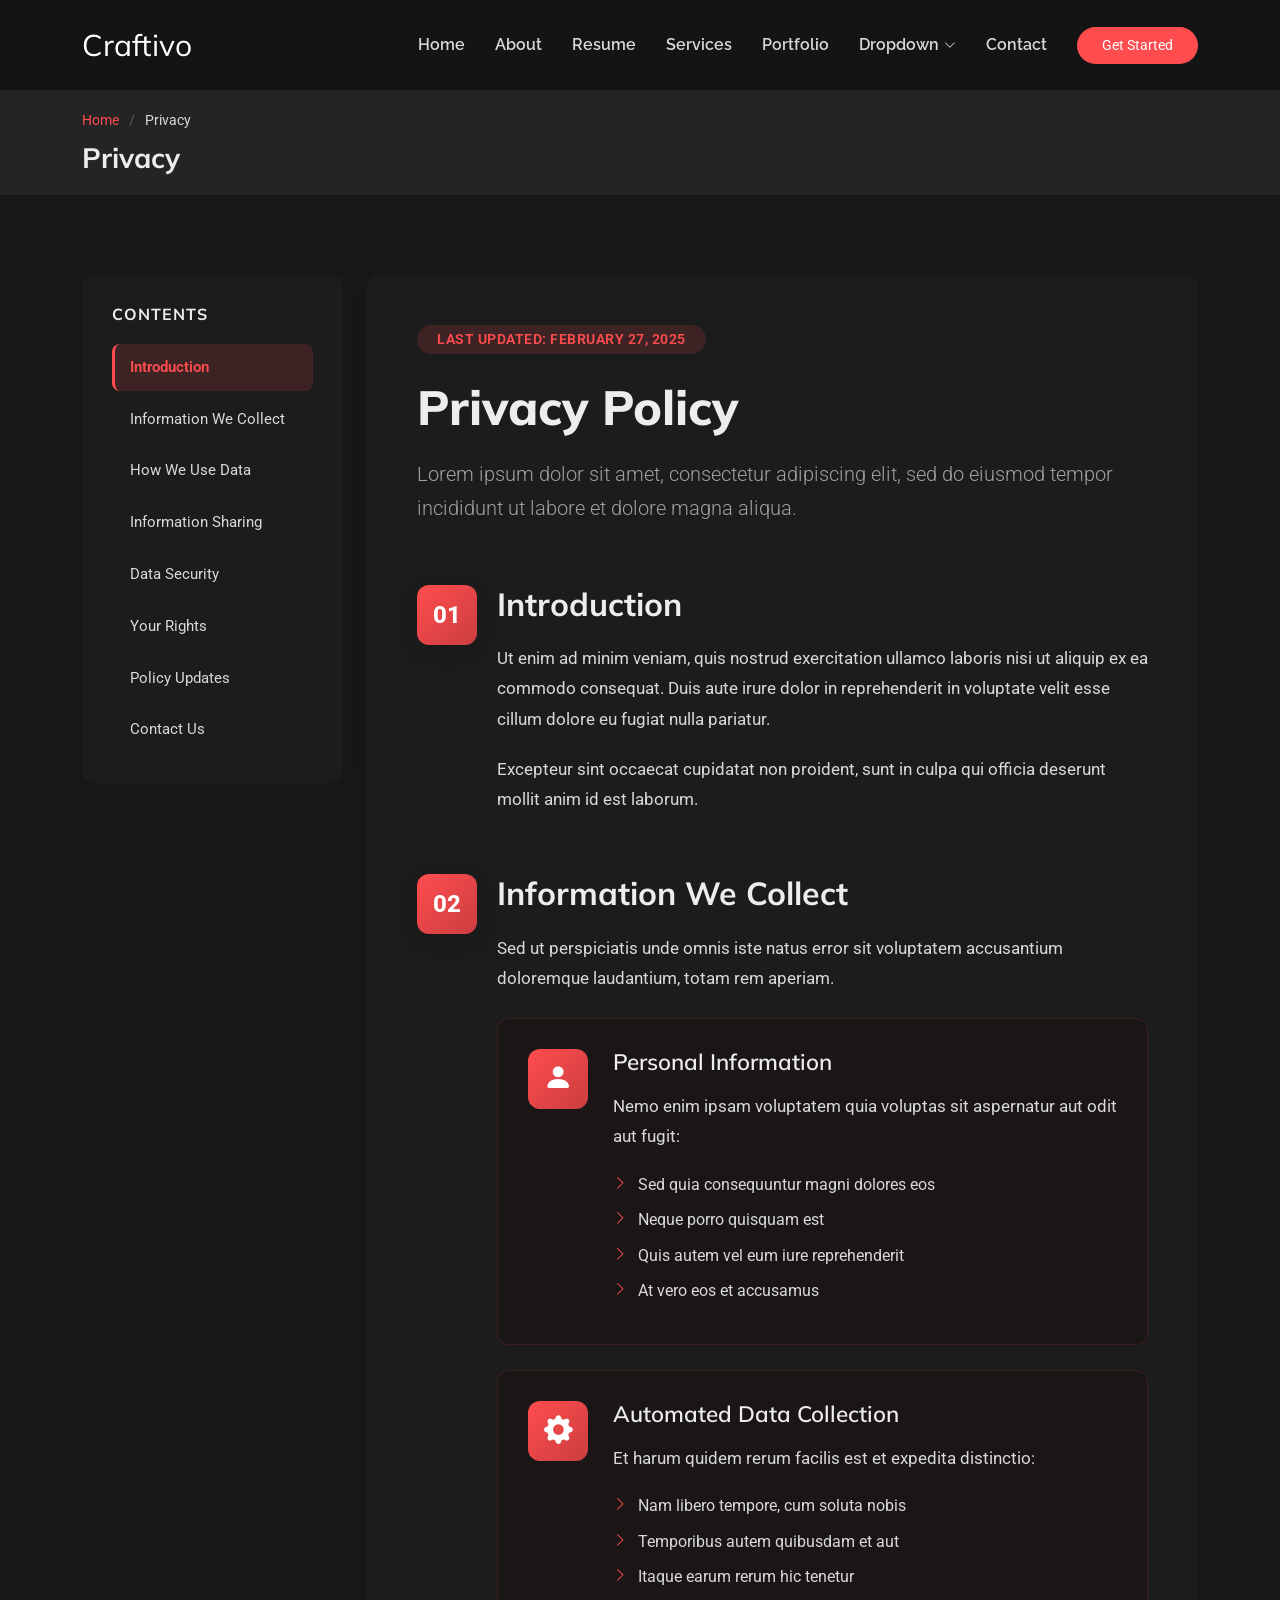
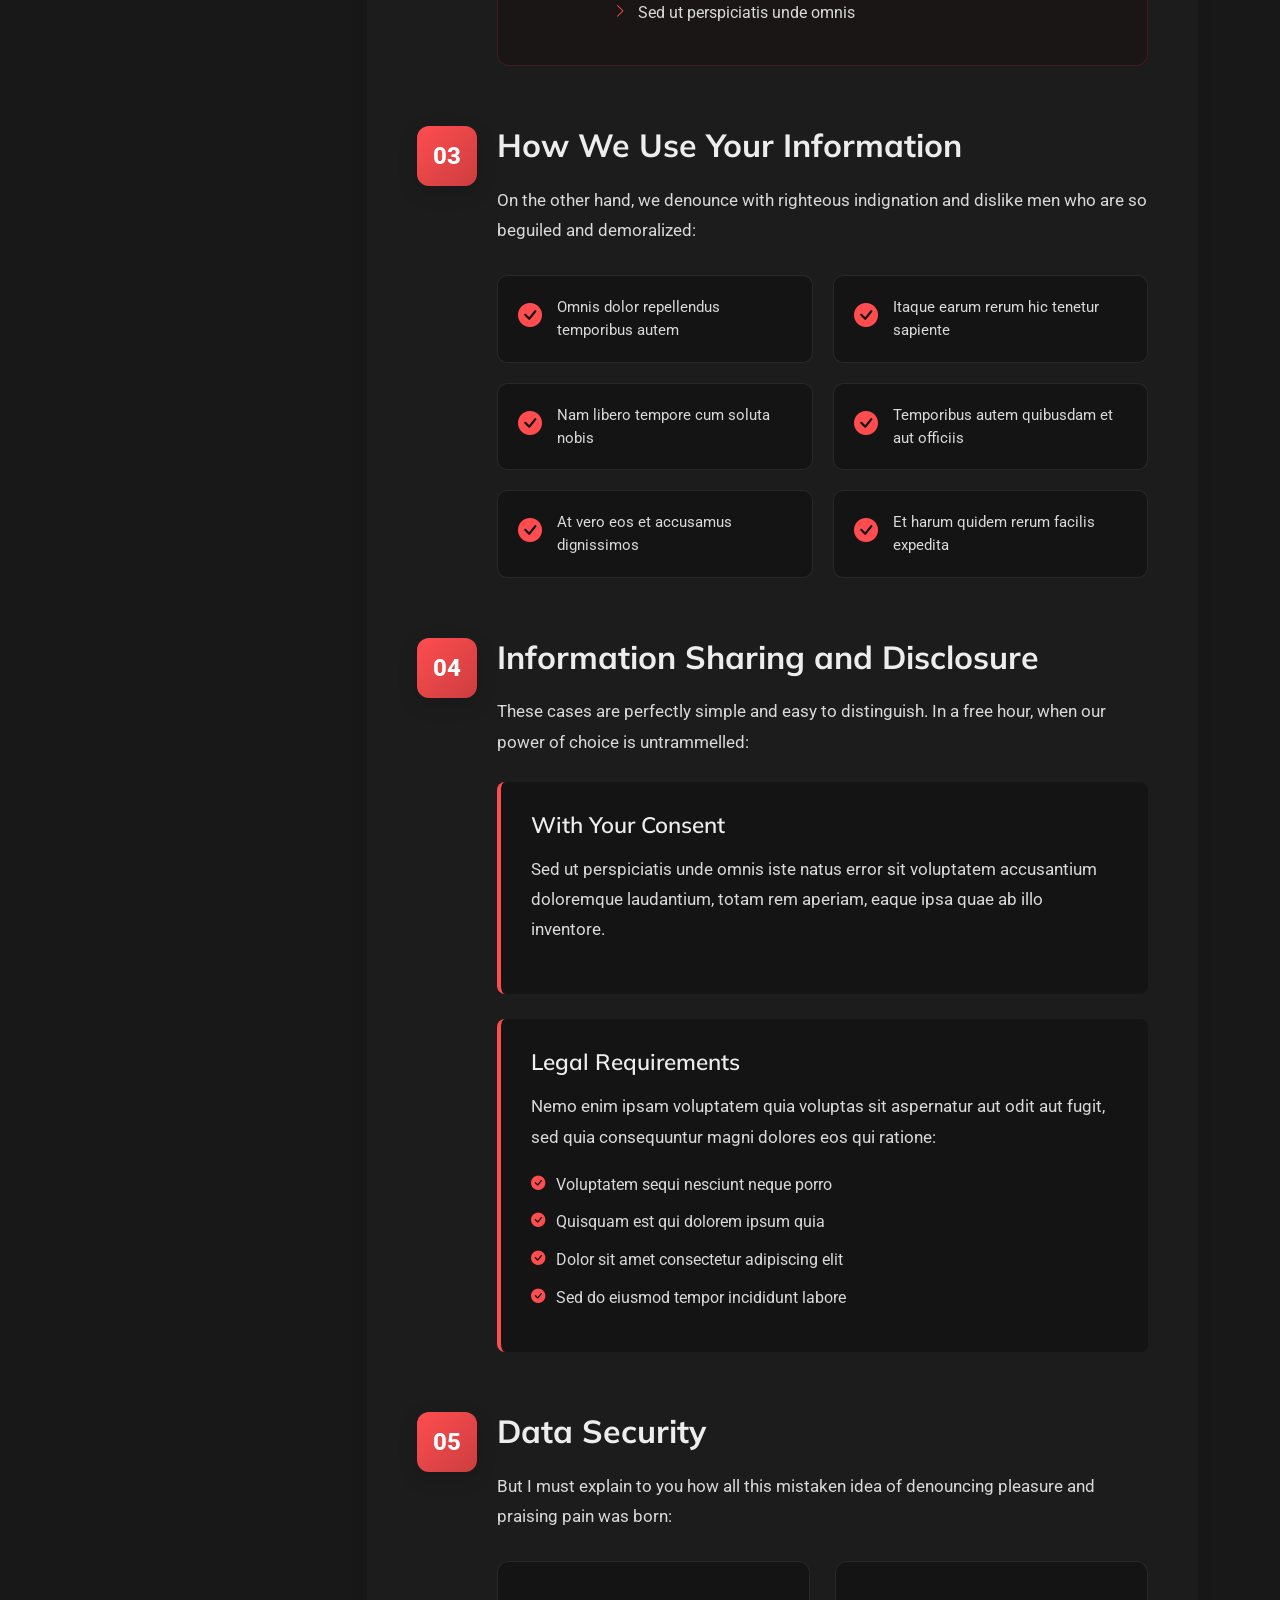
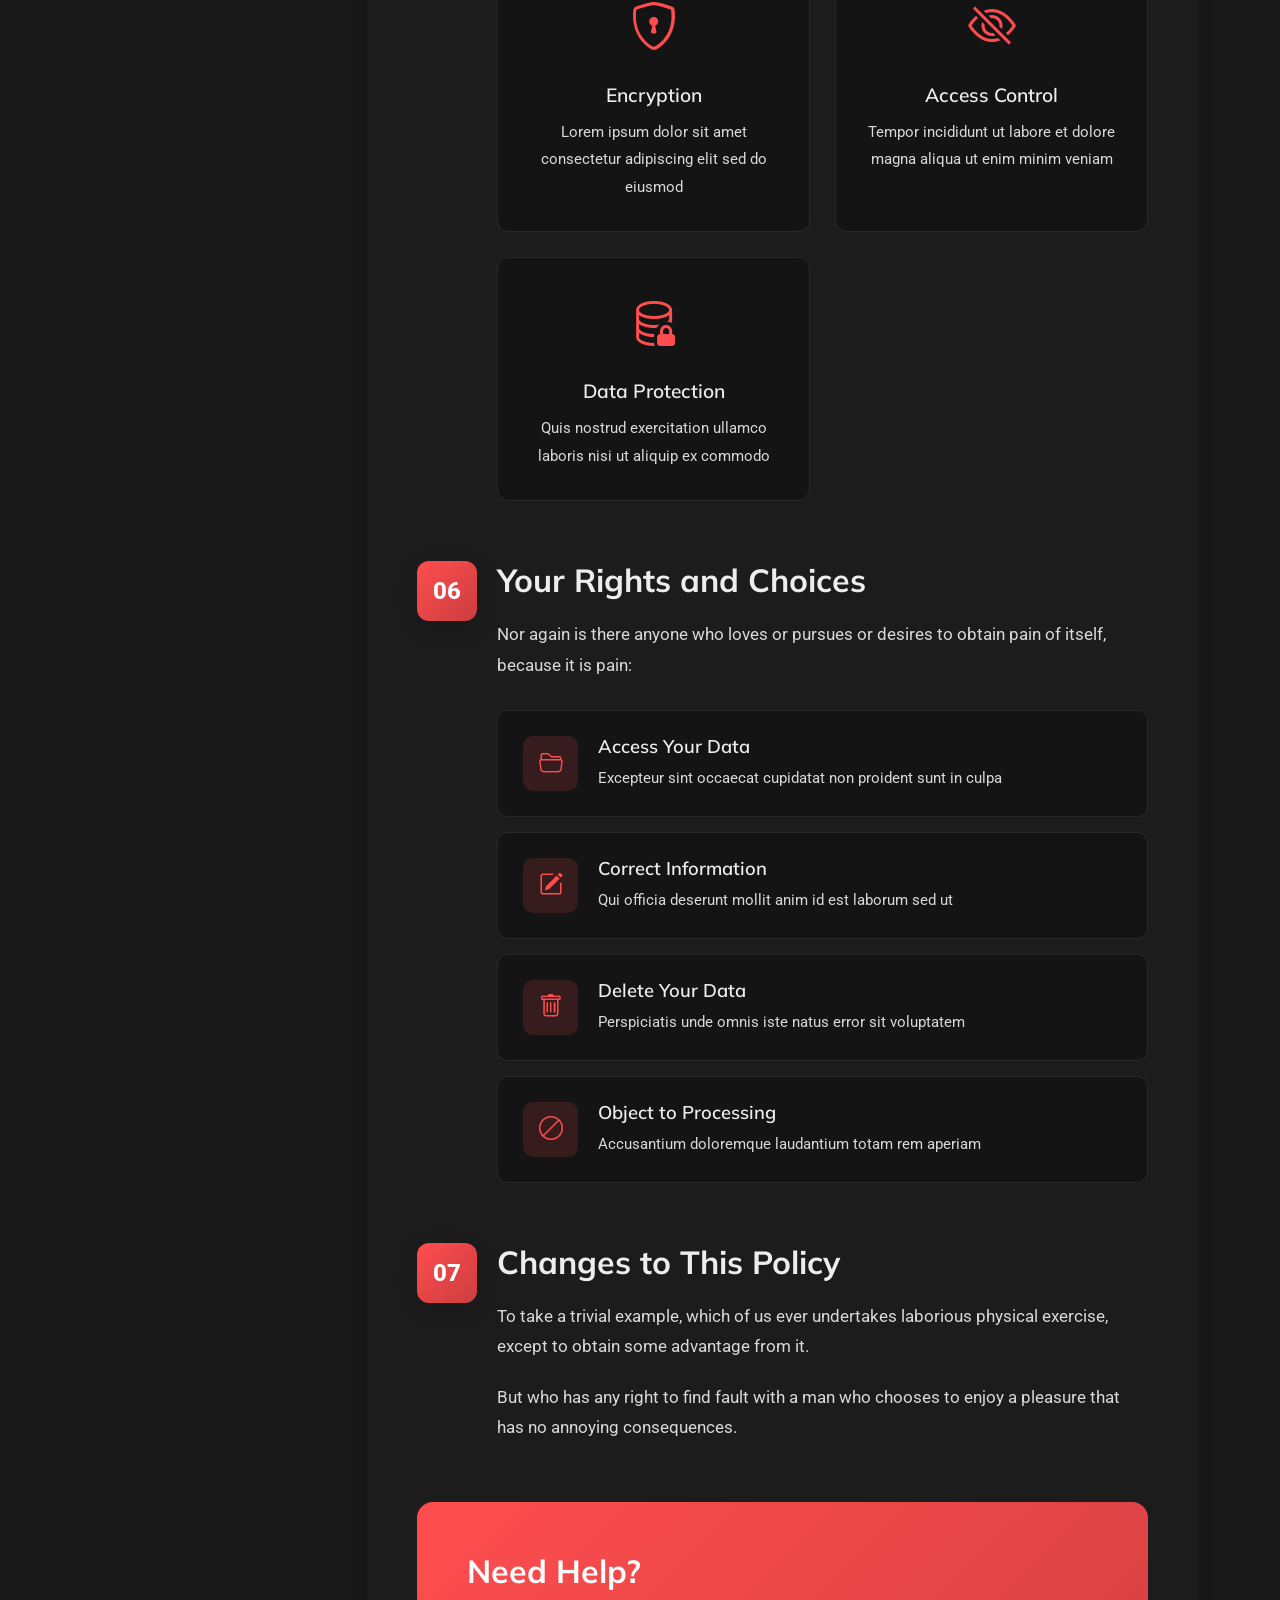
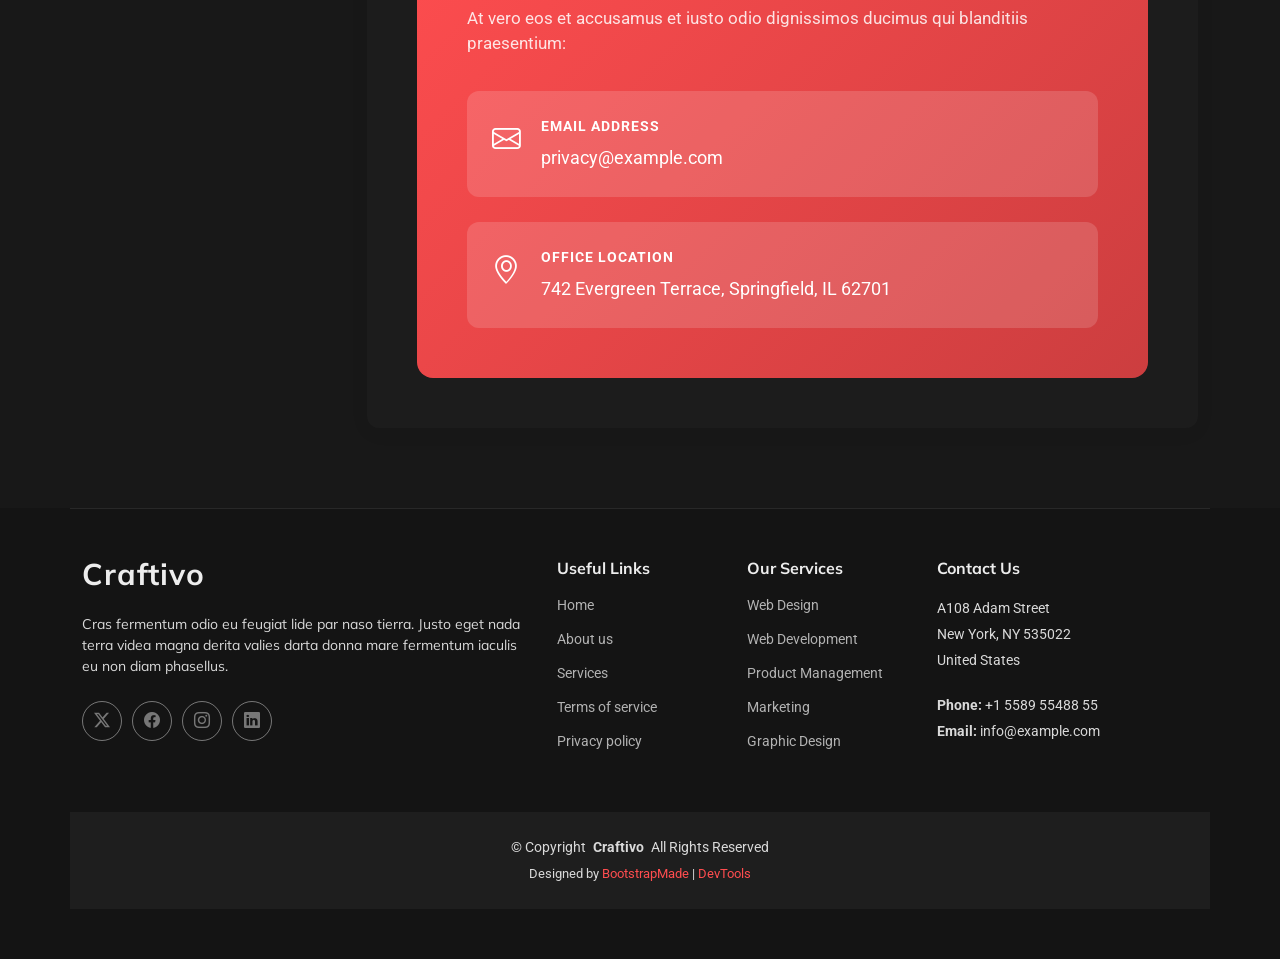
<file: privacy.html>
<!DOCTYPE html>
<html lang="en">

<head>
  <meta charset="utf-8">
  <meta content="width=device-width, initial-scale=1.0" name="viewport">
  <title>Privacy - Craftivo Bootstrap Template</title>
  <meta name="description" content="">
  <meta name="keywords" content="">

  <!-- Favicons -->
  <link href="assets/img/favicon.png" rel="icon">
  <link href="assets/img/apple-touch-icon.png" rel="apple-touch-icon">

  <!-- Fonts -->
  <link href="https://fonts.googleapis.com" rel="preconnect">
  <link href="https://fonts.gstatic.com" rel="preconnect" crossorigin>
  <link href="https://fonts.googleapis.com/css2?family=Roboto:ital,wght@0,100;0,300;0,400;0,500;0,700;0,900;1,100;1,300;1,400;1,500;1,700;1,900&family=Raleway:ital,wght@0,100;0,200;0,300;0,400;0,500;0,600;0,700;0,800;0,900;1,100;1,200;1,300;1,400;1,500;1,600;1,700;1,800;1,900&family=Mulish:ital,wght@0,200;0,300;0,400;0,500;0,600;0,700;0,800;0,900;1,200;1,300;1,400;1,500;1,600;1,700;1,800;1,900&display=swap" rel="stylesheet">

  <!-- Vendor CSS Files -->
  <link href="assets/vendor/bootstrap/css/bootstrap.min.css" rel="stylesheet">
  <link href="assets/vendor/bootstrap-icons/bootstrap-icons.css" rel="stylesheet">
  <link href="assets/vendor/aos/aos.css" rel="stylesheet">
  <link href="assets/vendor/glightbox/css/glightbox.min.css" rel="stylesheet">
  <link href="assets/vendor/swiper/swiper-bundle.min.css" rel="stylesheet">

  <!-- Main CSS File -->
  <link href="assets/css/main.css" rel="stylesheet">

  <!-- =======================================================
  * Template Name: Craftivo
  * Template URL: https://bootstrapmade.com/craftivo-bootstrap-portfolio-template/
  * Updated: Oct 04 2025 with Bootstrap v5.3.8
  * Author: BootstrapMade.com
  * License: https://bootstrapmade.com/license/
  ======================================================== -->
</head>

<body class="privacy-page">

  <header id="header" class="header d-flex align-items-center sticky-top">
    <div class="container-fluid container-xl position-relative d-flex align-items-center">

      <a href="index.html" class="logo d-flex align-items-center me-auto">
        <!-- Uncomment the line below if you also wish to use an image logo -->
        <!-- <img src="assets/img/logo.webp" alt=""> -->
        <h1 class="sitename">Craftivo</h1>
      </a>

      <nav id="navmenu" class="navmenu">
        <ul>
          <li><a href="#hero">Home</a></li>
          <li><a href="#about">About</a></li>
          <li><a href="#resume">Resume</a></li>
          <li><a href="#services">Services</a></li>
          <li><a href="#portfolio">Portfolio</a></li>
          <li class="dropdown"><a href="#"><span>Dropdown</span> <i class="bi bi-chevron-down toggle-dropdown"></i></a>
            <ul>
              <li><a href="#">Dropdown 1</a></li>
              <li class="dropdown"><a href="#"><span>Deep Dropdown</span> <i class="bi bi-chevron-down toggle-dropdown"></i></a>
                <ul>
                  <li><a href="#">Deep Dropdown 1</a></li>
                  <li><a href="#">Deep Dropdown 2</a></li>
                  <li><a href="#">Deep Dropdown 3</a></li>
                  <li><a href="#">Deep Dropdown 4</a></li>
                  <li><a href="#">Deep Dropdown 5</a></li>
                </ul>
              </li>
              <li><a href="#">Dropdown 2</a></li>
              <li><a href="#">Dropdown 3</a></li>
              <li><a href="#">Dropdown 4</a></li>
            </ul>
          </li>
          <li><a href="#contact">Contact</a></li>
        </ul>
        <i class="mobile-nav-toggle d-xl-none bi bi-list"></i>
      </nav>

      <a class="btn-getstarted" href="#about">Get Started</a>

    </div>
  </header>

  <main class="main">

    <!-- Page Title -->
    <div class="page-title light-background">
      <div class="container">
        <nav class="breadcrumbs">
          <ol>
            <li><a href="index.html">Home</a></li>
            <li class="current">Privacy</li>
          </ol>
        </nav>
        <h1>Privacy</h1>
      </div>
    </div><!-- End Page Title -->

    <!-- Privacy Section -->
    <section id="privacy" class="privacy section">

      <div class="container">

        <div class="row">
          <!-- Sidebar Navigation -->
          <div class="col-lg-3">
            <div class="policy-sidebar" data-aos="fade-right">
              <h3>Contents</h3>
              <nav class="policy-nav">
                <a href="#introduction" class="nav-link active">Introduction</a>
                <a href="#information-collect" class="nav-link">Information We Collect</a>
                <a href="#use-information" class="nav-link">How We Use Data</a>
                <a href="#sharing" class="nav-link">Information Sharing</a>
                <a href="#security" class="nav-link">Data Security</a>
                <a href="#rights" class="nav-link">Your Rights</a>
                <a href="#changes" class="nav-link">Policy Updates</a>
                <a href="#contact" class="nav-link">Contact Us</a>
              </nav>
            </div>
          </div>

          <!-- Main Content -->
          <div class="col-lg-9">
            <div class="policy-main">
              <!-- Header -->
              <div class="policy-hero" data-aos="fade-up">
                <div class="badge">Last Updated: February 27, 2025</div>
                <h1>Privacy Policy</h1>
                <p class="lead">Lorem ipsum dolor sit amet, consectetur adipiscing elit, sed do eiusmod tempor incididunt ut labore et dolore magna aliqua.</p>
              </div>

              <!-- Introduction -->
              <div class="policy-section" id="introduction" data-aos="fade-up" data-aos-delay="100">
                <div class="section-number">01</div>
                <h2>Introduction</h2>
                <p>Ut enim ad minim veniam, quis nostrud exercitation ullamco laboris nisi ut aliquip ex ea commodo consequat. Duis aute irure dolor in reprehenderit in voluptate velit esse cillum dolore eu fugiat nulla pariatur.</p>
                <p>Excepteur sint occaecat cupidatat non proident, sunt in culpa qui officia deserunt mollit anim id est laborum.</p>
              </div>

              <!-- Information Collection -->
              <div class="policy-section" id="information-collect" data-aos="fade-up" data-aos-delay="150">
                <div class="section-number">02</div>
                <h2>Information We Collect</h2>
                <p>Sed ut perspiciatis unde omnis iste natus error sit voluptatem accusantium doloremque laudantium, totam rem aperiam.</p>

                <div class="info-card">
                  <div class="card-icon">
                    <i class="bi bi-person-fill"></i>
                  </div>
                  <div class="card-content">
                    <h3>Personal Information</h3>
                    <p>Nemo enim ipsam voluptatem quia voluptas sit aspernatur aut odit aut fugit:</p>
                    <ul>
                      <li>Sed quia consequuntur magni dolores eos</li>
                      <li>Neque porro quisquam est</li>
                      <li>Quis autem vel eum iure reprehenderit</li>
                      <li>At vero eos et accusamus</li>
                    </ul>
                  </div>
                </div>

                <div class="info-card">
                  <div class="card-icon">
                    <i class="bi bi-gear-fill"></i>
                  </div>
                  <div class="card-content">
                    <h3>Automated Data Collection</h3>
                    <p>Et harum quidem rerum facilis est et expedita distinctio:</p>
                    <ul>
                      <li>Nam libero tempore, cum soluta nobis</li>
                      <li>Temporibus autem quibusdam et aut</li>
                      <li>Itaque earum rerum hic tenetur</li>
                      <li>Sed ut perspiciatis unde omnis</li>
                    </ul>
                  </div>
                </div>
              </div>

              <!-- Use of Information -->
              <div class="policy-section" id="use-information" data-aos="fade-up" data-aos-delay="200">
                <div class="section-number">03</div>
                <h2>How We Use Your Information</h2>
                <p>On the other hand, we denounce with righteous indignation and dislike men who are so beguiled and demoralized:</p>
                <div class="usage-grid">
                  <div class="usage-item">
                    <i class="bi bi-check-circle-fill"></i>
                    <span>Omnis dolor repellendus temporibus autem</span>
                  </div>
                  <div class="usage-item">
                    <i class="bi bi-check-circle-fill"></i>
                    <span>Itaque earum rerum hic tenetur sapiente</span>
                  </div>
                  <div class="usage-item">
                    <i class="bi bi-check-circle-fill"></i>
                    <span>Nam libero tempore cum soluta nobis</span>
                  </div>
                  <div class="usage-item">
                    <i class="bi bi-check-circle-fill"></i>
                    <span>Temporibus autem quibusdam et aut officiis</span>
                  </div>
                  <div class="usage-item">
                    <i class="bi bi-check-circle-fill"></i>
                    <span>At vero eos et accusamus dignissimos</span>
                  </div>
                  <div class="usage-item">
                    <i class="bi bi-check-circle-fill"></i>
                    <span>Et harum quidem rerum facilis expedita</span>
                  </div>
                </div>
              </div>

              <!-- Information Sharing -->
              <div class="policy-section" id="sharing" data-aos="fade-up" data-aos-delay="250">
                <div class="section-number">04</div>
                <h2>Information Sharing and Disclosure</h2>
                <p>These cases are perfectly simple and easy to distinguish. In a free hour, when our power of choice is untrammelled:</p>

                <div class="sharing-box">
                  <h3>With Your Consent</h3>
                  <p>Sed ut perspiciatis unde omnis iste natus error sit voluptatem accusantium doloremque laudantium, totam rem aperiam, eaque ipsa quae ab illo inventore.</p>
                </div>

                <div class="sharing-box">
                  <h3>Legal Requirements</h3>
                  <p>Nemo enim ipsam voluptatem quia voluptas sit aspernatur aut odit aut fugit, sed quia consequuntur magni dolores eos qui ratione:</p>
                  <ul>
                    <li>Voluptatem sequi nesciunt neque porro</li>
                    <li>Quisquam est qui dolorem ipsum quia</li>
                    <li>Dolor sit amet consectetur adipiscing elit</li>
                    <li>Sed do eiusmod tempor incididunt labore</li>
                  </ul>
                </div>
              </div>

              <!-- Data Security -->
              <div class="policy-section" id="security" data-aos="fade-up" data-aos-delay="300">
                <div class="section-number">05</div>
                <h2>Data Security</h2>
                <p>But I must explain to you how all this mistaken idea of denouncing pleasure and praising pain was born:</p>
                <div class="security-features">
                  <div class="feature">
                    <i class="bi bi-shield-lock"></i>
                    <h4>Encryption</h4>
                    <p>Lorem ipsum dolor sit amet consectetur adipiscing elit sed do eiusmod</p>
                  </div>
                  <div class="feature">
                    <i class="bi bi-eye-slash"></i>
                    <h4>Access Control</h4>
                    <p>Tempor incididunt ut labore et dolore magna aliqua ut enim minim veniam</p>
                  </div>
                  <div class="feature">
                    <i class="bi bi-database-lock"></i>
                    <h4>Data Protection</h4>
                    <p>Quis nostrud exercitation ullamco laboris nisi ut aliquip ex commodo</p>
                  </div>
                </div>
              </div>

              <!-- Your Rights -->
              <div class="policy-section" id="rights" data-aos="fade-up" data-aos-delay="100">
                <div class="section-number">06</div>
                <h2>Your Rights and Choices</h2>
                <p>Nor again is there anyone who loves or pursues or desires to obtain pain of itself, because it is pain:</p>
                <div class="rights-list">
                  <div class="right-item">
                    <div class="right-icon"><i class="bi bi-folder2-open"></i></div>
                    <div class="right-content">
                      <h4>Access Your Data</h4>
                      <p>Excepteur sint occaecat cupidatat non proident sunt in culpa</p>
                    </div>
                  </div>
                  <div class="right-item">
                    <div class="right-icon"><i class="bi bi-pencil-square"></i></div>
                    <div class="right-content">
                      <h4>Correct Information</h4>
                      <p>Qui officia deserunt mollit anim id est laborum sed ut</p>
                    </div>
                  </div>
                  <div class="right-item">
                    <div class="right-icon"><i class="bi bi-trash"></i></div>
                    <div class="right-content">
                      <h4>Delete Your Data</h4>
                      <p>Perspiciatis unde omnis iste natus error sit voluptatem</p>
                    </div>
                  </div>
                  <div class="right-item">
                    <div class="right-icon"><i class="bi bi-ban"></i></div>
                    <div class="right-content">
                      <h4>Object to Processing</h4>
                      <p>Accusantium doloremque laudantium totam rem aperiam</p>
                    </div>
                  </div>
                </div>
              </div>

              <!-- Policy Updates -->
              <div class="policy-section" id="changes" data-aos="fade-up" data-aos-delay="150">
                <div class="section-number">07</div>
                <h2>Changes to This Policy</h2>
                <p>To take a trivial example, which of us ever undertakes laborious physical exercise, except to obtain some advantage from it.</p>
                <p>But who has any right to find fault with a man who chooses to enjoy a pleasure that has no annoying consequences.</p>
              </div>

              <!-- Contact Section -->
              <div class="policy-contact" id="contact" data-aos="fade-up" data-aos-delay="200">
                <div class="contact-card">
                  <h2>Need Help?</h2>
                  <p>At vero eos et accusamus et iusto odio dignissimos ducimus qui blanditiis praesentium:</p>
                  <div class="contact-info">
                    <div class="info-item">
                      <i class="bi bi-envelope"></i>
                      <div>
                        <strong>Email Address</strong>
                        <span>privacy@example.com</span>
                      </div>
                    </div>
                    <div class="info-item">
                      <i class="bi bi-geo-alt"></i>
                      <div>
                        <strong>Office Location</strong>
                        <span>742 Evergreen Terrace, Springfield, IL 62701</span>
                      </div>
                    </div>
                  </div>
                </div>
              </div>

            </div>
          </div>

        </div>

      </div>

    </section><!-- /Privacy Section -->

  </main>

  <footer id="footer" class="footer">

    <div class="container footer-top">
      <div class="row gy-4">
        <div class="col-lg-5 col-md-12 footer-about">
          <a href="index.html" class="logo d-flex align-items-center">
            <span class="sitename">Craftivo</span>
          </a>
          <p>Cras fermentum odio eu feugiat lide par naso tierra. Justo eget nada terra videa magna derita valies darta donna mare fermentum iaculis eu non diam phasellus.</p>
          <div class="social-links d-flex mt-4">
            <a href=""><i class="bi bi-twitter-x"></i></a>
            <a href=""><i class="bi bi-facebook"></i></a>
            <a href=""><i class="bi bi-instagram"></i></a>
            <a href=""><i class="bi bi-linkedin"></i></a>
          </div>
        </div>

        <div class="col-lg-2 col-6 footer-links">
          <h4>Useful Links</h4>
          <ul>
            <li><a href="#">Home</a></li>
            <li><a href="#">About us</a></li>
            <li><a href="#">Services</a></li>
            <li><a href="#">Terms of service</a></li>
            <li><a href="#">Privacy policy</a></li>
          </ul>
        </div>

        <div class="col-lg-2 col-6 footer-links">
          <h4>Our Services</h4>
          <ul>
            <li><a href="#">Web Design</a></li>
            <li><a href="#">Web Development</a></li>
            <li><a href="#">Product Management</a></li>
            <li><a href="#">Marketing</a></li>
            <li><a href="#">Graphic Design</a></li>
          </ul>
        </div>

        <div class="col-lg-3 col-md-12 footer-contact text-center text-md-start">
          <h4>Contact Us</h4>
          <p>A108 Adam Street</p>
          <p>New York, NY 535022</p>
          <p>United States</p>
          <p class="mt-4"><strong>Phone:</strong> <span>+1 5589 55488 55</span></p>
          <p><strong>Email:</strong> <span>info@example.com</span></p>
        </div>

      </div>
    </div>

    <div class="container copyright text-center mt-4">
      <p>© <span>Copyright</span> <strong class="px-1 sitename">Craftivo</strong> <span>All Rights Reserved</span></p>
      <div class="credits">
        <!-- All the links in the footer should remain intact. -->
        <!-- You can delete the links only if you've purchased the pro version. -->
        <!-- Licensing information: https://bootstrapmade.com/license/ -->
        <!-- Purchase the pro version with working PHP/AJAX contact form: [buy-url] -->
        Designed by <a href="https://bootstrapmade.com/">BootstrapMade</a> | <a href="https://bootstrapmade.com/tools/">DevTools</a>
      </div>
    </div>

  </footer>

  <!-- Scroll Top -->
  <a href="#" id="scroll-top" class="scroll-top d-flex align-items-center justify-content-center"><i class="bi bi-arrow-up-short"></i></a>

  <!-- Preloader -->
  <div id="preloader"></div>

  <!-- Vendor JS Files -->
  <script src="assets/vendor/bootstrap/js/bootstrap.bundle.min.js"></script>
  <script src="assets/vendor/php-email-form/validate.js"></script>
  <script src="assets/vendor/aos/aos.js"></script>
  <script src="assets/vendor/typed.js/typed.umd.js"></script>
  <script src="assets/vendor/waypoints/noframework.waypoints.js"></script>
  <script src="assets/vendor/glightbox/js/glightbox.min.js"></script>
  <script src="assets/vendor/imagesloaded/imagesloaded.pkgd.min.js"></script>
  <script src="assets/vendor/isotope-layout/isotope.pkgd.min.js"></script>
  <script src="assets/vendor/swiper/swiper-bundle.min.js"></script>

  <!-- Main JS File -->
  <script src="assets/js/main.js"></script>

</body>

</html>
</file>
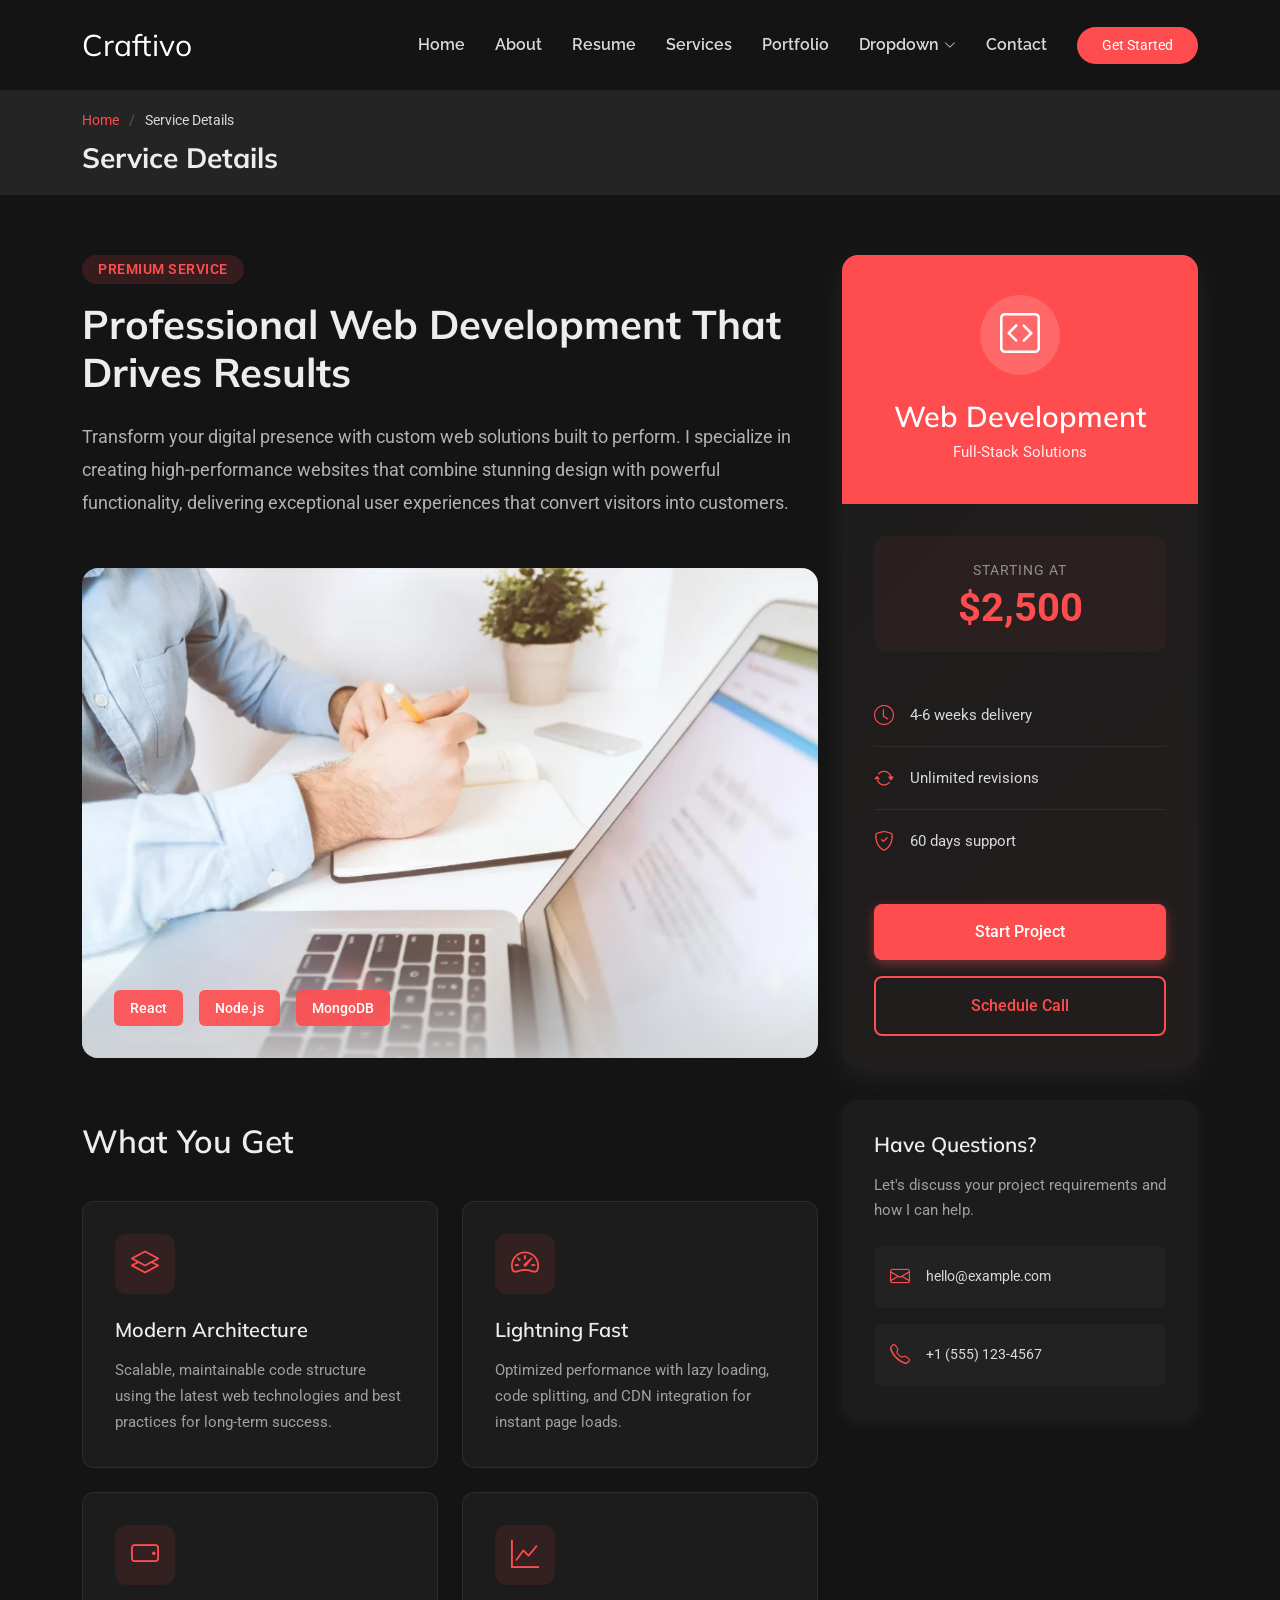
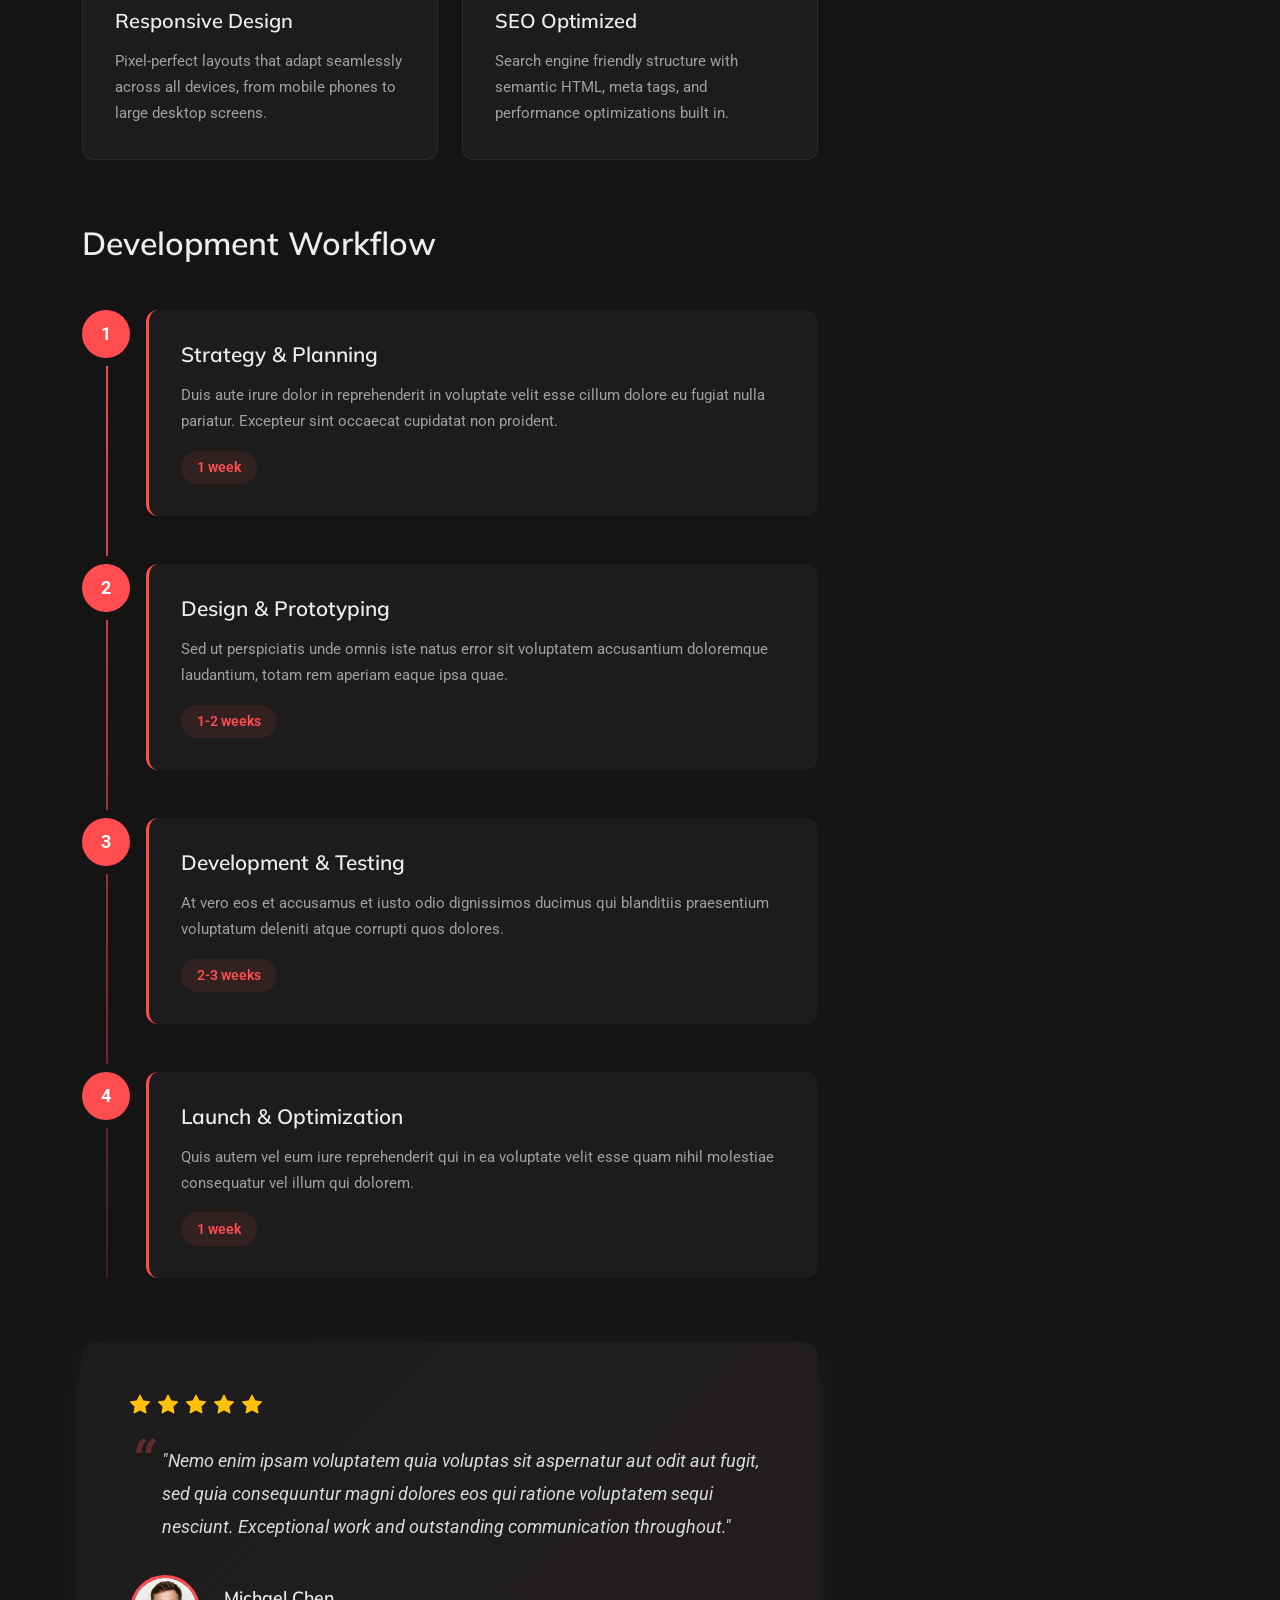
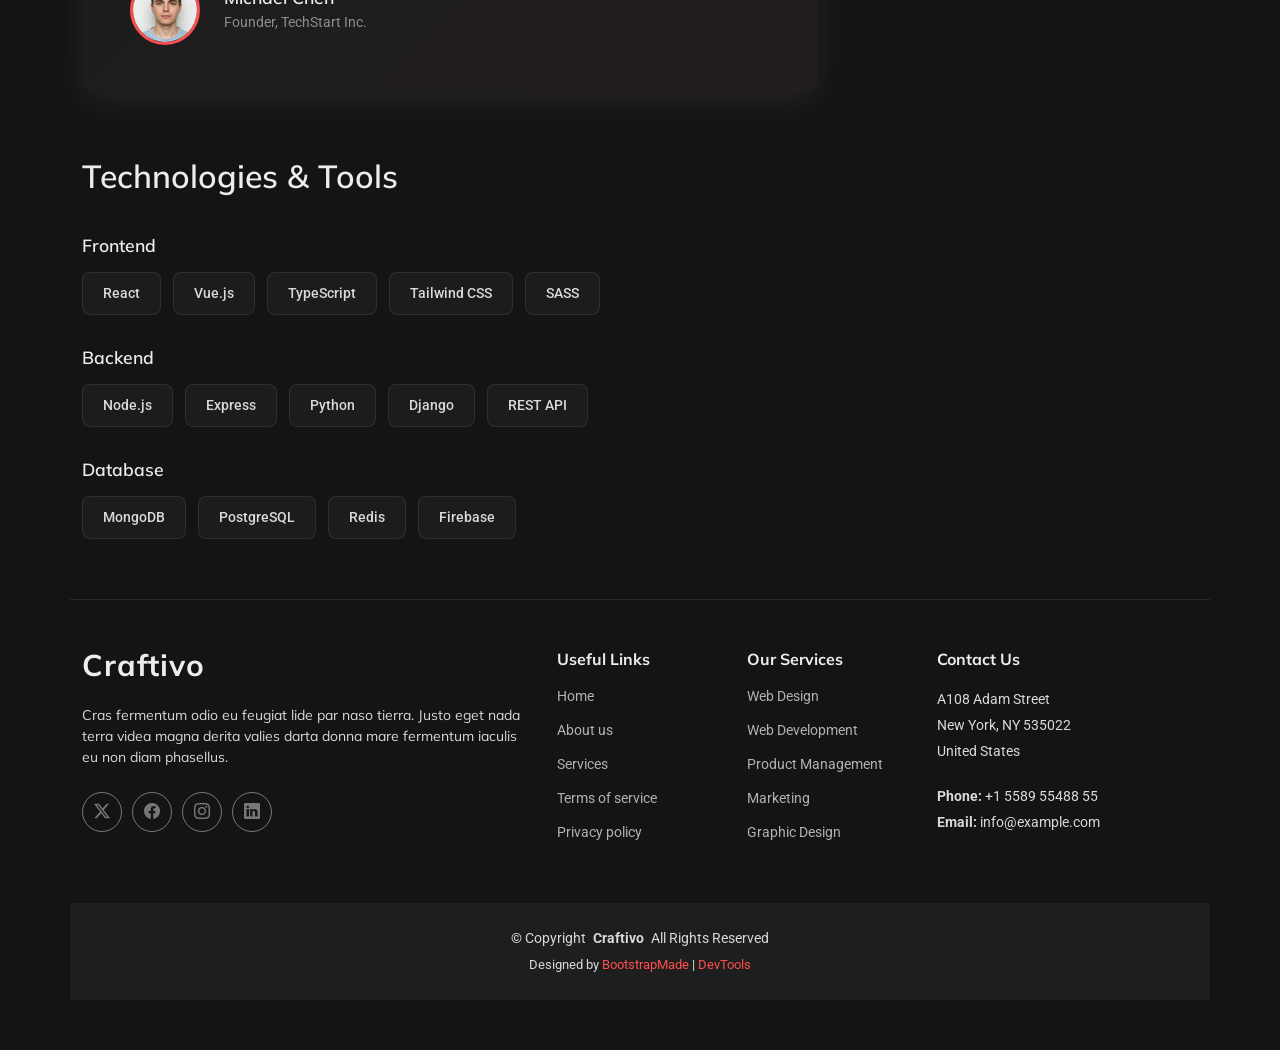
<file: service-details.html>
<!DOCTYPE html>
<html lang="en">

<head>
  <meta charset="utf-8">
  <meta content="width=device-width, initial-scale=1.0" name="viewport">
  <title>Service Details - Craftivo Bootstrap Template</title>
  <meta name="description" content="">
  <meta name="keywords" content="">

  <!-- Favicons -->
  <link href="assets/img/favicon.png" rel="icon">
  <link href="assets/img/apple-touch-icon.png" rel="apple-touch-icon">

  <!-- Fonts -->
  <link href="https://fonts.googleapis.com" rel="preconnect">
  <link href="https://fonts.gstatic.com" rel="preconnect" crossorigin>
  <link href="https://fonts.googleapis.com/css2?family=Roboto:ital,wght@0,100;0,300;0,400;0,500;0,700;0,900;1,100;1,300;1,400;1,500;1,700;1,900&family=Raleway:ital,wght@0,100;0,200;0,300;0,400;0,500;0,600;0,700;0,800;0,900;1,100;1,200;1,300;1,400;1,500;1,600;1,700;1,800;1,900&family=Mulish:ital,wght@0,200;0,300;0,400;0,500;0,600;0,700;0,800;0,900;1,200;1,300;1,400;1,500;1,600;1,700;1,800;1,900&display=swap" rel="stylesheet">

  <!-- Vendor CSS Files -->
  <link href="assets/vendor/bootstrap/css/bootstrap.min.css" rel="stylesheet">
  <link href="assets/vendor/bootstrap-icons/bootstrap-icons.css" rel="stylesheet">
  <link href="assets/vendor/aos/aos.css" rel="stylesheet">
  <link href="assets/vendor/glightbox/css/glightbox.min.css" rel="stylesheet">
  <link href="assets/vendor/swiper/swiper-bundle.min.css" rel="stylesheet">

  <!-- Main CSS File -->
  <link href="assets/css/main.css" rel="stylesheet">

  <!-- =======================================================
  * Template Name: Craftivo
  * Template URL: https://bootstrapmade.com/craftivo-bootstrap-portfolio-template/
  * Updated: Oct 04 2025 with Bootstrap v5.3.8
  * Author: BootstrapMade.com
  * License: https://bootstrapmade.com/license/
  ======================================================== -->
</head>

<body class="service-details-page">

  <header id="header" class="header d-flex align-items-center sticky-top">
    <div class="container-fluid container-xl position-relative d-flex align-items-center">

      <a href="index.html" class="logo d-flex align-items-center me-auto">
        <!-- Uncomment the line below if you also wish to use an image logo -->
        <!-- <img src="assets/img/logo.webp" alt=""> -->
        <h1 class="sitename">Craftivo</h1>
      </a>

      <nav id="navmenu" class="navmenu">
        <ul>
          <li><a href="#hero">Home</a></li>
          <li><a href="#about">About</a></li>
          <li><a href="#resume">Resume</a></li>
          <li><a href="#services">Services</a></li>
          <li><a href="#portfolio">Portfolio</a></li>
          <li class="dropdown"><a href="#"><span>Dropdown</span> <i class="bi bi-chevron-down toggle-dropdown"></i></a>
            <ul>
              <li><a href="#">Dropdown 1</a></li>
              <li class="dropdown"><a href="#"><span>Deep Dropdown</span> <i class="bi bi-chevron-down toggle-dropdown"></i></a>
                <ul>
                  <li><a href="#">Deep Dropdown 1</a></li>
                  <li><a href="#">Deep Dropdown 2</a></li>
                  <li><a href="#">Deep Dropdown 3</a></li>
                  <li><a href="#">Deep Dropdown 4</a></li>
                  <li><a href="#">Deep Dropdown 5</a></li>
                </ul>
              </li>
              <li><a href="#">Dropdown 2</a></li>
              <li><a href="#">Dropdown 3</a></li>
              <li><a href="#">Dropdown 4</a></li>
            </ul>
          </li>
          <li><a href="#contact">Contact</a></li>
        </ul>
        <i class="mobile-nav-toggle d-xl-none bi bi-list"></i>
      </nav>

      <a class="btn-getstarted" href="#about">Get Started</a>

    </div>
  </header>

  <main class="main">

    <!-- Page Title -->
    <div class="page-title light-background">
      <div class="container">
        <nav class="breadcrumbs">
          <ol>
            <li><a href="index.html">Home</a></li>
            <li class="current">Service Details</li>
          </ol>
        </nav>
        <h1>Service Details</h1>
      </div>
    </div><!-- End Page Title -->

    <!-- Service Details Section -->
    <section id="service-details" class="service-details section">

      <div class="container" data-aos="fade-up" data-aos-delay="100">

        <div class="row">

          <div class="col-lg-4 order-lg-2">

            <div class="sticky-sidebar">

              <div class="service-card" data-aos="fade-left" data-aos-delay="200">
                <div class="card-header">
                  <div class="service-icon">
                    <i class="bi bi-code-square"></i>
                  </div>
                  <h3>Web Development</h3>
                  <p class="service-tagline">Full-Stack Solutions</p>
                </div>
                <div class="card-body">
                  <div class="price-tag">
                    <span class="label">Starting at</span>
                    <span class="price">$2,500</span>
                  </div>
                  <ul class="quick-info">
                    <li>
                      <i class="bi bi-clock"></i>
                      <span>4-6 weeks delivery</span>
                    </li>
                    <li>
                      <i class="bi bi-arrow-repeat"></i>
                      <span>Unlimited revisions</span>
                    </li>
                    <li>
                      <i class="bi bi-shield-check"></i>
                      <span>60 days support</span>
                    </li>
                  </ul>
                  <div class="cta-buttons">
                    <a href="#" class="btn-primary">Start Project</a>
                    <a href="#" class="btn-secondary">Schedule Call</a>
                  </div>
                </div>
              </div>

              <div class="contact-card" data-aos="fade-left" data-aos-delay="300">
                <h4>Have Questions?</h4>
                <p>Let's discuss your project requirements and how I can help.</p>
                <div class="contact-methods">
                  <a href="mailto:hello@example.com" class="contact-item">
                    <i class="bi bi-envelope"></i>
                    <span>hello@example.com</span>
                  </a>
                  <a href="tel:+15551234567" class="contact-item">
                    <i class="bi bi-telephone"></i>
                    <span>+1 (555) 123-4567</span>
                  </a>
                </div>
              </div>

            </div>

          </div>

          <div class="col-lg-8 order-lg-1">

            <div class="service-overview" data-aos="fade-up" data-aos-delay="200">
              <div class="overview-header">
                <span class="badge">Premium Service</span>
                <h2>Professional Web Development That Drives Results</h2>
              </div>
              <p class="lead-text">Transform your digital presence with custom web solutions built to perform. I specialize in creating high-performance websites that combine stunning design with powerful functionality, delivering exceptional user experiences that convert visitors into customers.</p>
            </div>

            <div class="service-image-showcase" data-aos="zoom-in" data-aos-delay="300">
              <img src="assets/img/services/services-1.webp" alt="Web Development" class="img-fluid main-image">
              <div class="image-overlay">
                <div class="tech-stack">
                  <span class="tech-item">React</span>
                  <span class="tech-item">Node.js</span>
                  <span class="tech-item">MongoDB</span>
                </div>
              </div>
            </div>

            <div class="features-grid" data-aos="fade-up" data-aos-delay="400">
              <h3 class="section-heading">What You Get</h3>
              <div class="row g-4">
                <div class="col-md-6">
                  <div class="feature-box">
                    <div class="icon-wrapper">
                      <i class="bi bi-layers"></i>
                    </div>
                    <h4>Modern Architecture</h4>
                    <p>Scalable, maintainable code structure using the latest web technologies and best practices for long-term success.</p>
                  </div>
                </div>
                <div class="col-md-6">
                  <div class="feature-box">
                    <div class="icon-wrapper">
                      <i class="bi bi-speedometer2"></i>
                    </div>
                    <h4>Lightning Fast</h4>
                    <p>Optimized performance with lazy loading, code splitting, and CDN integration for instant page loads.</p>
                  </div>
                </div>
                <div class="col-md-6">
                  <div class="feature-box">
                    <div class="icon-wrapper">
                      <i class="bi bi-phone-landscape"></i>
                    </div>
                    <h4>Responsive Design</h4>
                    <p>Pixel-perfect layouts that adapt seamlessly across all devices, from mobile phones to large desktop screens.</p>
                  </div>
                </div>
                <div class="col-md-6">
                  <div class="feature-box">
                    <div class="icon-wrapper">
                      <i class="bi bi-graph-up"></i>
                    </div>
                    <h4>SEO Optimized</h4>
                    <p>Search engine friendly structure with semantic HTML, meta tags, and performance optimizations built in.</p>
                  </div>
                </div>
              </div>
            </div>

            <div class="workflow-section" data-aos="fade-up" data-aos-delay="500">
              <h3 class="section-heading">Development Workflow</h3>
              <div class="timeline">
                <div class="timeline-item">
                  <div class="timeline-marker">1</div>
                  <div class="timeline-content">
                    <h4>Strategy &amp; Planning</h4>
                    <p>Duis aute irure dolor in reprehenderit in voluptate velit esse cillum dolore eu fugiat nulla pariatur. Excepteur sint occaecat cupidatat non proident.</p>
                    <span class="duration">1 week</span>
                  </div>
                </div>
                <div class="timeline-item">
                  <div class="timeline-marker">2</div>
                  <div class="timeline-content">
                    <h4>Design &amp; Prototyping</h4>
                    <p>Sed ut perspiciatis unde omnis iste natus error sit voluptatem accusantium doloremque laudantium, totam rem aperiam eaque ipsa quae.</p>
                    <span class="duration">1-2 weeks</span>
                  </div>
                </div>
                <div class="timeline-item">
                  <div class="timeline-marker">3</div>
                  <div class="timeline-content">
                    <h4>Development &amp; Testing</h4>
                    <p>At vero eos et accusamus et iusto odio dignissimos ducimus qui blanditiis praesentium voluptatum deleniti atque corrupti quos dolores.</p>
                    <span class="duration">2-3 weeks</span>
                  </div>
                </div>
                <div class="timeline-item">
                  <div class="timeline-marker">4</div>
                  <div class="timeline-content">
                    <h4>Launch &amp; Optimization</h4>
                    <p>Quis autem vel eum iure reprehenderit qui in ea voluptate velit esse quam nihil molestiae consequatur vel illum qui dolorem.</p>
                    <span class="duration">1 week</span>
                  </div>
                </div>
              </div>
            </div>

            <div class="testimonial-section" data-aos="fade-up" data-aos-delay="600">
              <div class="testimonial-card">
                <div class="stars">
                  <i class="bi bi-star-fill"></i>
                  <i class="bi bi-star-fill"></i>
                  <i class="bi bi-star-fill"></i>
                  <i class="bi bi-star-fill"></i>
                  <i class="bi bi-star-fill"></i>
                </div>
                <blockquote>
                  "Nemo enim ipsam voluptatem quia voluptas sit aspernatur aut odit aut fugit, sed quia consequuntur magni dolores eos qui ratione voluptatem sequi nesciunt. Exceptional work and outstanding communication throughout."
                </blockquote>
                <div class="client-info">
                  <img src="assets/img/person/person-m-5.webp" alt="Michael Chen" class="client-avatar">
                  <div class="client-details">
                    <h5>Michael Chen</h5>
                    <p>Founder, TechStart Inc.</p>
                  </div>
                </div>
              </div>
            </div>

            <div class="tech-details" data-aos="fade-up" data-aos-delay="700">
              <h3 class="section-heading">Technologies &amp; Tools</h3>
              <div class="tech-categories">
                <div class="tech-category">
                  <h5>Frontend</h5>
                  <div class="tech-tags">
                    <span>React</span>
                    <span>Vue.js</span>
                    <span>TypeScript</span>
                    <span>Tailwind CSS</span>
                    <span>SASS</span>
                  </div>
                </div>
                <div class="tech-category">
                  <h5>Backend</h5>
                  <div class="tech-tags">
                    <span>Node.js</span>
                    <span>Express</span>
                    <span>Python</span>
                    <span>Django</span>
                    <span>REST API</span>
                  </div>
                </div>
                <div class="tech-category">
                  <h5>Database</h5>
                  <div class="tech-tags">
                    <span>MongoDB</span>
                    <span>PostgreSQL</span>
                    <span>Redis</span>
                    <span>Firebase</span>
                  </div>
                </div>
              </div>
            </div>

          </div>

        </div>

      </div>

    </section><!-- /Service Details Section -->

  </main>

  <footer id="footer" class="footer">

    <div class="container footer-top">
      <div class="row gy-4">
        <div class="col-lg-5 col-md-12 footer-about">
          <a href="index.html" class="logo d-flex align-items-center">
            <span class="sitename">Craftivo</span>
          </a>
          <p>Cras fermentum odio eu feugiat lide par naso tierra. Justo eget nada terra videa magna derita valies darta donna mare fermentum iaculis eu non diam phasellus.</p>
          <div class="social-links d-flex mt-4">
            <a href=""><i class="bi bi-twitter-x"></i></a>
            <a href=""><i class="bi bi-facebook"></i></a>
            <a href=""><i class="bi bi-instagram"></i></a>
            <a href=""><i class="bi bi-linkedin"></i></a>
          </div>
        </div>

        <div class="col-lg-2 col-6 footer-links">
          <h4>Useful Links</h4>
          <ul>
            <li><a href="#">Home</a></li>
            <li><a href="#">About us</a></li>
            <li><a href="#">Services</a></li>
            <li><a href="#">Terms of service</a></li>
            <li><a href="#">Privacy policy</a></li>
          </ul>
        </div>

        <div class="col-lg-2 col-6 footer-links">
          <h4>Our Services</h4>
          <ul>
            <li><a href="#">Web Design</a></li>
            <li><a href="#">Web Development</a></li>
            <li><a href="#">Product Management</a></li>
            <li><a href="#">Marketing</a></li>
            <li><a href="#">Graphic Design</a></li>
          </ul>
        </div>

        <div class="col-lg-3 col-md-12 footer-contact text-center text-md-start">
          <h4>Contact Us</h4>
          <p>A108 Adam Street</p>
          <p>New York, NY 535022</p>
          <p>United States</p>
          <p class="mt-4"><strong>Phone:</strong> <span>+1 5589 55488 55</span></p>
          <p><strong>Email:</strong> <span>info@example.com</span></p>
        </div>

      </div>
    </div>

    <div class="container copyright text-center mt-4">
      <p>© <span>Copyright</span> <strong class="px-1 sitename">Craftivo</strong> <span>All Rights Reserved</span></p>
      <div class="credits">
        <!-- All the links in the footer should remain intact. -->
        <!-- You can delete the links only if you've purchased the pro version. -->
        <!-- Licensing information: https://bootstrapmade.com/license/ -->
        <!-- Purchase the pro version with working PHP/AJAX contact form: [buy-url] -->
        Designed by <a href="https://bootstrapmade.com/">BootstrapMade</a> | <a href="https://bootstrapmade.com/tools/">DevTools</a>
      </div>
    </div>

  </footer>

  <!-- Scroll Top -->
  <a href="#" id="scroll-top" class="scroll-top d-flex align-items-center justify-content-center"><i class="bi bi-arrow-up-short"></i></a>

  <!-- Preloader -->
  <div id="preloader"></div>

  <!-- Vendor JS Files -->
  <script src="assets/vendor/bootstrap/js/bootstrap.bundle.min.js"></script>
  <script src="assets/vendor/php-email-form/validate.js"></script>
  <script src="assets/vendor/aos/aos.js"></script>
  <script src="assets/vendor/typed.js/typed.umd.js"></script>
  <script src="assets/vendor/waypoints/noframework.waypoints.js"></script>
  <script src="assets/vendor/glightbox/js/glightbox.min.js"></script>
  <script src="assets/vendor/imagesloaded/imagesloaded.pkgd.min.js"></script>
  <script src="assets/vendor/isotope-layout/isotope.pkgd.min.js"></script>
  <script src="assets/vendor/swiper/swiper-bundle.min.js"></script>

  <!-- Main JS File -->
  <script src="assets/js/main.js"></script>

</body>

</html>
</file>
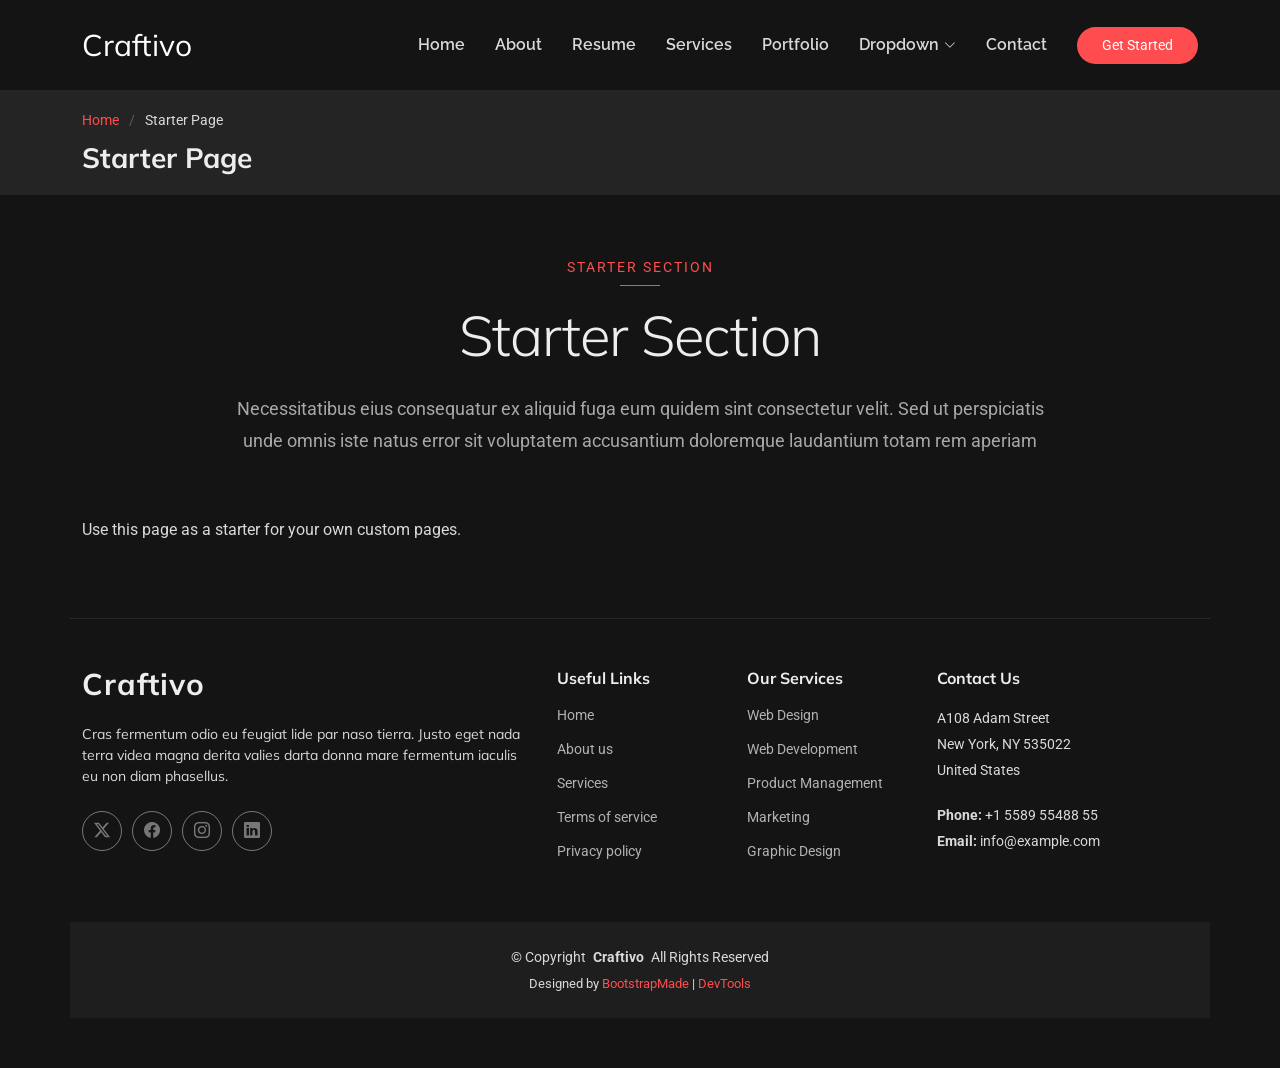
<file: starter-page.html>
<!DOCTYPE html>
<html lang="en">

<head>
  <meta charset="utf-8">
  <meta content="width=device-width, initial-scale=1.0" name="viewport">
  <title>Starter Page - Craftivo Bootstrap Template</title>
  <meta name="description" content="">
  <meta name="keywords" content="">

  <!-- Favicons -->
  <link href="assets/img/favicon.png" rel="icon">
  <link href="assets/img/apple-touch-icon.png" rel="apple-touch-icon">

  <!-- Fonts -->
  <link href="https://fonts.googleapis.com" rel="preconnect">
  <link href="https://fonts.gstatic.com" rel="preconnect" crossorigin>
  <link href="https://fonts.googleapis.com/css2?family=Roboto:ital,wght@0,100;0,300;0,400;0,500;0,700;0,900;1,100;1,300;1,400;1,500;1,700;1,900&family=Raleway:ital,wght@0,100;0,200;0,300;0,400;0,500;0,600;0,700;0,800;0,900;1,100;1,200;1,300;1,400;1,500;1,600;1,700;1,800;1,900&family=Mulish:ital,wght@0,200;0,300;0,400;0,500;0,600;0,700;0,800;0,900;1,200;1,300;1,400;1,500;1,600;1,700;1,800;1,900&display=swap" rel="stylesheet">

  <!-- Vendor CSS Files -->
  <link href="assets/vendor/bootstrap/css/bootstrap.min.css" rel="stylesheet">
  <link href="assets/vendor/bootstrap-icons/bootstrap-icons.css" rel="stylesheet">
  <link href="assets/vendor/aos/aos.css" rel="stylesheet">
  <link href="assets/vendor/glightbox/css/glightbox.min.css" rel="stylesheet">
  <link href="assets/vendor/swiper/swiper-bundle.min.css" rel="stylesheet">

  <!-- Main CSS File -->
  <link href="assets/css/main.css" rel="stylesheet">

  <!-- =======================================================
  * Template Name: Craftivo
  * Template URL: https://bootstrapmade.com/craftivo-bootstrap-portfolio-template/
  * Updated: Oct 04 2025 with Bootstrap v5.3.8
  * Author: BootstrapMade.com
  * License: https://bootstrapmade.com/license/
  ======================================================== -->
</head>

<body class="starter-page-page">

  <header id="header" class="header d-flex align-items-center sticky-top">
    <div class="container-fluid container-xl position-relative d-flex align-items-center">

      <a href="index.html" class="logo d-flex align-items-center me-auto">
        <!-- Uncomment the line below if you also wish to use an image logo -->
        <!-- <img src="assets/img/logo.webp" alt=""> -->
        <h1 class="sitename">Craftivo</h1>
      </a>

      <nav id="navmenu" class="navmenu">
        <ul>
          <li><a href="#hero">Home</a></li>
          <li><a href="#about">About</a></li>
          <li><a href="#resume">Resume</a></li>
          <li><a href="#services">Services</a></li>
          <li><a href="#portfolio">Portfolio</a></li>
          <li class="dropdown"><a href="#"><span>Dropdown</span> <i class="bi bi-chevron-down toggle-dropdown"></i></a>
            <ul>
              <li><a href="#">Dropdown 1</a></li>
              <li class="dropdown"><a href="#"><span>Deep Dropdown</span> <i class="bi bi-chevron-down toggle-dropdown"></i></a>
                <ul>
                  <li><a href="#">Deep Dropdown 1</a></li>
                  <li><a href="#">Deep Dropdown 2</a></li>
                  <li><a href="#">Deep Dropdown 3</a></li>
                  <li><a href="#">Deep Dropdown 4</a></li>
                  <li><a href="#">Deep Dropdown 5</a></li>
                </ul>
              </li>
              <li><a href="#">Dropdown 2</a></li>
              <li><a href="#">Dropdown 3</a></li>
              <li><a href="#">Dropdown 4</a></li>
            </ul>
          </li>
          <li><a href="#contact">Contact</a></li>
        </ul>
        <i class="mobile-nav-toggle d-xl-none bi bi-list"></i>
      </nav>

      <a class="btn-getstarted" href="#about">Get Started</a>

    </div>
  </header>

  <main class="main">

    <!-- Page Title -->
    <div class="page-title light-background">
      <div class="container">
        <nav class="breadcrumbs">
          <ol>
            <li><a href="index.html">Home</a></li>
            <li class="current">Starter Page</li>
          </ol>
        </nav>
        <h1>Starter Page</h1>
      </div>
    </div><!-- End Page Title -->

    <!-- Starter Section Section -->
    <section id="starter-section" class="starter-section section">

      <!-- Section Title -->
      <div class="container section-title" data-aos="fade-up">
        <span class="subtitle">Starter Section</span>
        <h2>Starter Section</h2>
        <p>Necessitatibus eius consequatur ex aliquid fuga eum quidem sint consectetur velit. Sed ut perspiciatis unde omnis iste natus error sit voluptatem accusantium doloremque laudantium totam rem aperiam</p>
      </div><!-- End Section Title -->

      <div class="container" data-aos="fade-up">
        <p>Use this page as a starter for your own custom pages.</p>
      </div>

    </section><!-- /Starter Section Section -->

  </main>

  <footer id="footer" class="footer">

    <div class="container footer-top">
      <div class="row gy-4">
        <div class="col-lg-5 col-md-12 footer-about">
          <a href="index.html" class="logo d-flex align-items-center">
            <span class="sitename">Craftivo</span>
          </a>
          <p>Cras fermentum odio eu feugiat lide par naso tierra. Justo eget nada terra videa magna derita valies darta donna mare fermentum iaculis eu non diam phasellus.</p>
          <div class="social-links d-flex mt-4">
            <a href=""><i class="bi bi-twitter-x"></i></a>
            <a href=""><i class="bi bi-facebook"></i></a>
            <a href=""><i class="bi bi-instagram"></i></a>
            <a href=""><i class="bi bi-linkedin"></i></a>
          </div>
        </div>

        <div class="col-lg-2 col-6 footer-links">
          <h4>Useful Links</h4>
          <ul>
            <li><a href="#">Home</a></li>
            <li><a href="#">About us</a></li>
            <li><a href="#">Services</a></li>
            <li><a href="#">Terms of service</a></li>
            <li><a href="#">Privacy policy</a></li>
          </ul>
        </div>

        <div class="col-lg-2 col-6 footer-links">
          <h4>Our Services</h4>
          <ul>
            <li><a href="#">Web Design</a></li>
            <li><a href="#">Web Development</a></li>
            <li><a href="#">Product Management</a></li>
            <li><a href="#">Marketing</a></li>
            <li><a href="#">Graphic Design</a></li>
          </ul>
        </div>

        <div class="col-lg-3 col-md-12 footer-contact text-center text-md-start">
          <h4>Contact Us</h4>
          <p>A108 Adam Street</p>
          <p>New York, NY 535022</p>
          <p>United States</p>
          <p class="mt-4"><strong>Phone:</strong> <span>+1 5589 55488 55</span></p>
          <p><strong>Email:</strong> <span>info@example.com</span></p>
        </div>

      </div>
    </div>

    <div class="container copyright text-center mt-4">
      <p>© <span>Copyright</span> <strong class="px-1 sitename">Craftivo</strong> <span>All Rights Reserved</span></p>
      <div class="credits">
        <!-- All the links in the footer should remain intact. -->
        <!-- You can delete the links only if you've purchased the pro version. -->
        <!-- Licensing information: https://bootstrapmade.com/license/ -->
        <!-- Purchase the pro version with working PHP/AJAX contact form: [buy-url] -->
        Designed by <a href="https://bootstrapmade.com/">BootstrapMade</a> | <a href="https://bootstrapmade.com/tools/">DevTools</a>
      </div>
    </div>

  </footer>

  <!-- Scroll Top -->
  <a href="#" id="scroll-top" class="scroll-top d-flex align-items-center justify-content-center"><i class="bi bi-arrow-up-short"></i></a>

  <!-- Preloader -->
  <div id="preloader"></div>

  <!-- Vendor JS Files -->
  <script src="assets/vendor/bootstrap/js/bootstrap.bundle.min.js"></script>
  <script src="assets/vendor/php-email-form/validate.js"></script>
  <script src="assets/vendor/aos/aos.js"></script>
  <script src="assets/vendor/typed.js/typed.umd.js"></script>
  <script src="assets/vendor/waypoints/noframework.waypoints.js"></script>
  <script src="assets/vendor/glightbox/js/glightbox.min.js"></script>
  <script src="assets/vendor/imagesloaded/imagesloaded.pkgd.min.js"></script>
  <script src="assets/vendor/isotope-layout/isotope.pkgd.min.js"></script>
  <script src="assets/vendor/swiper/swiper-bundle.min.js"></script>

  <!-- Main JS File -->
  <script src="assets/js/main.js"></script>

</body>

</html>
</file>
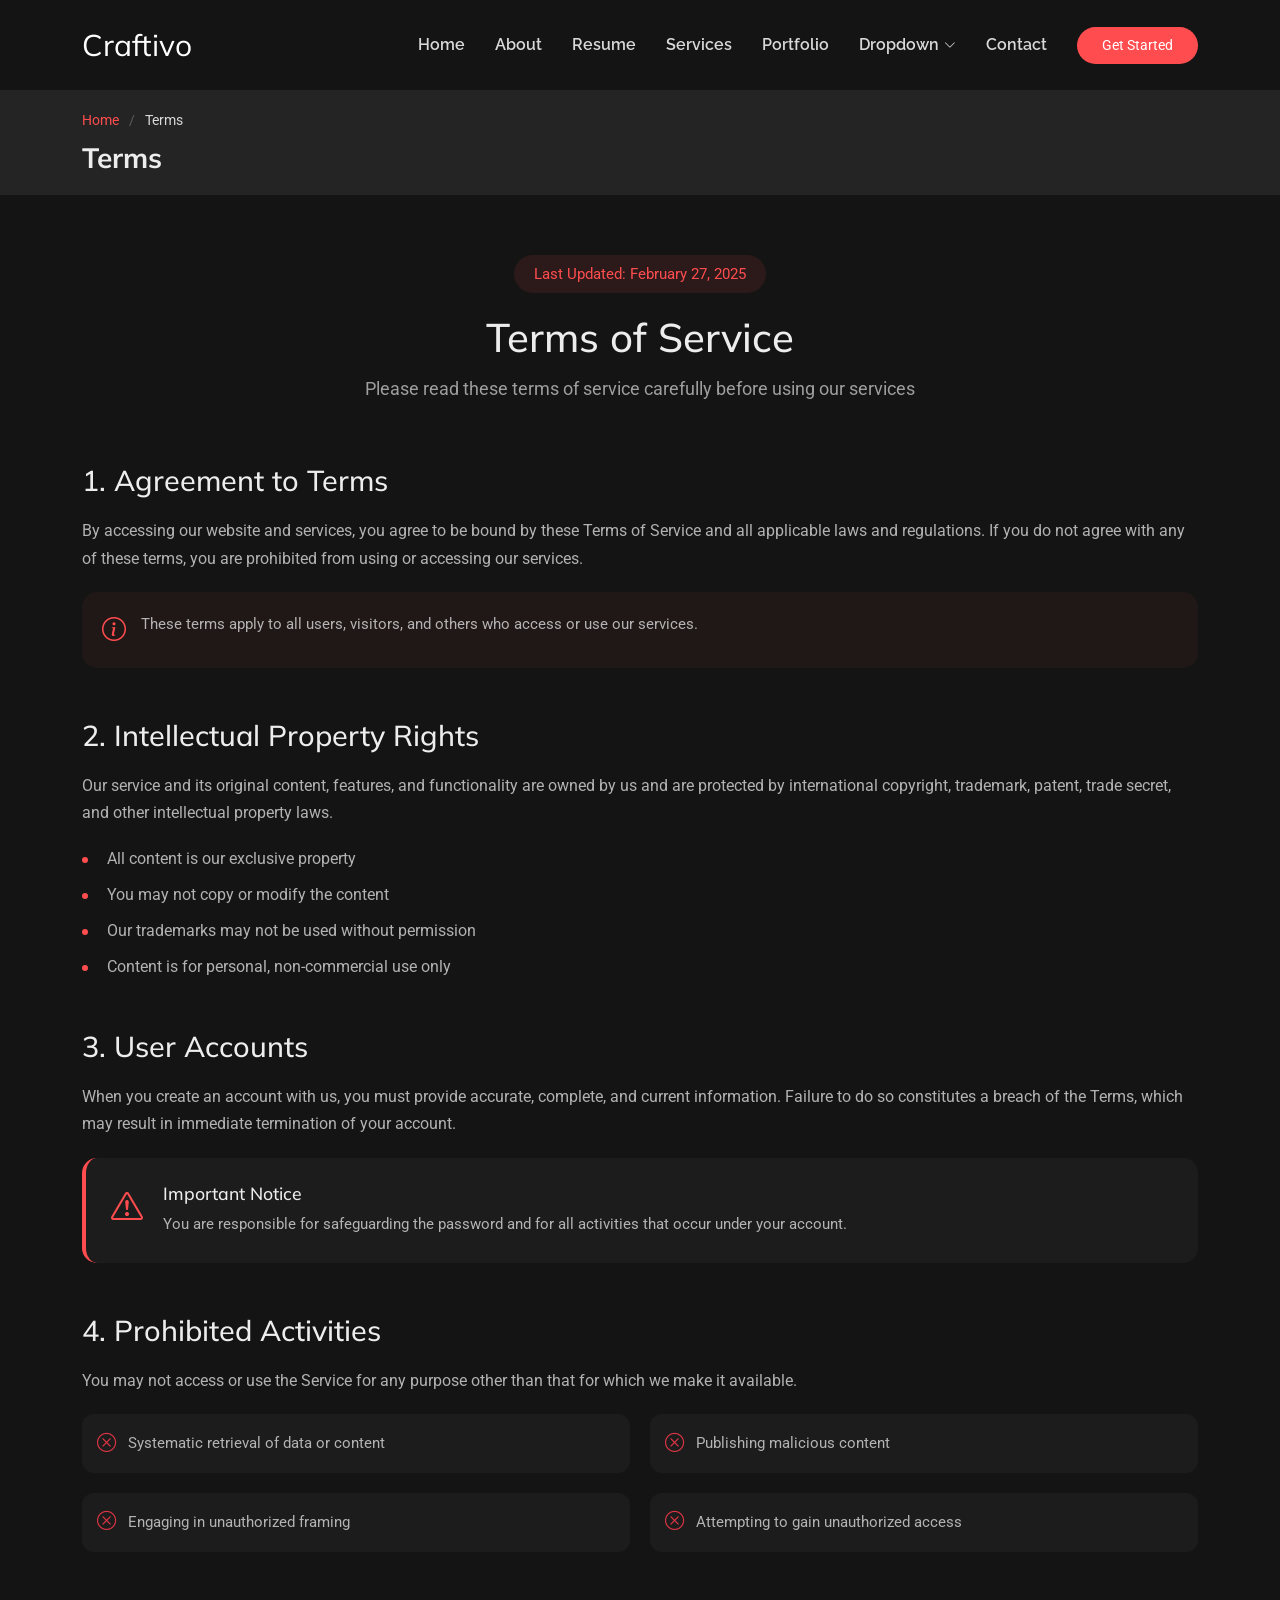
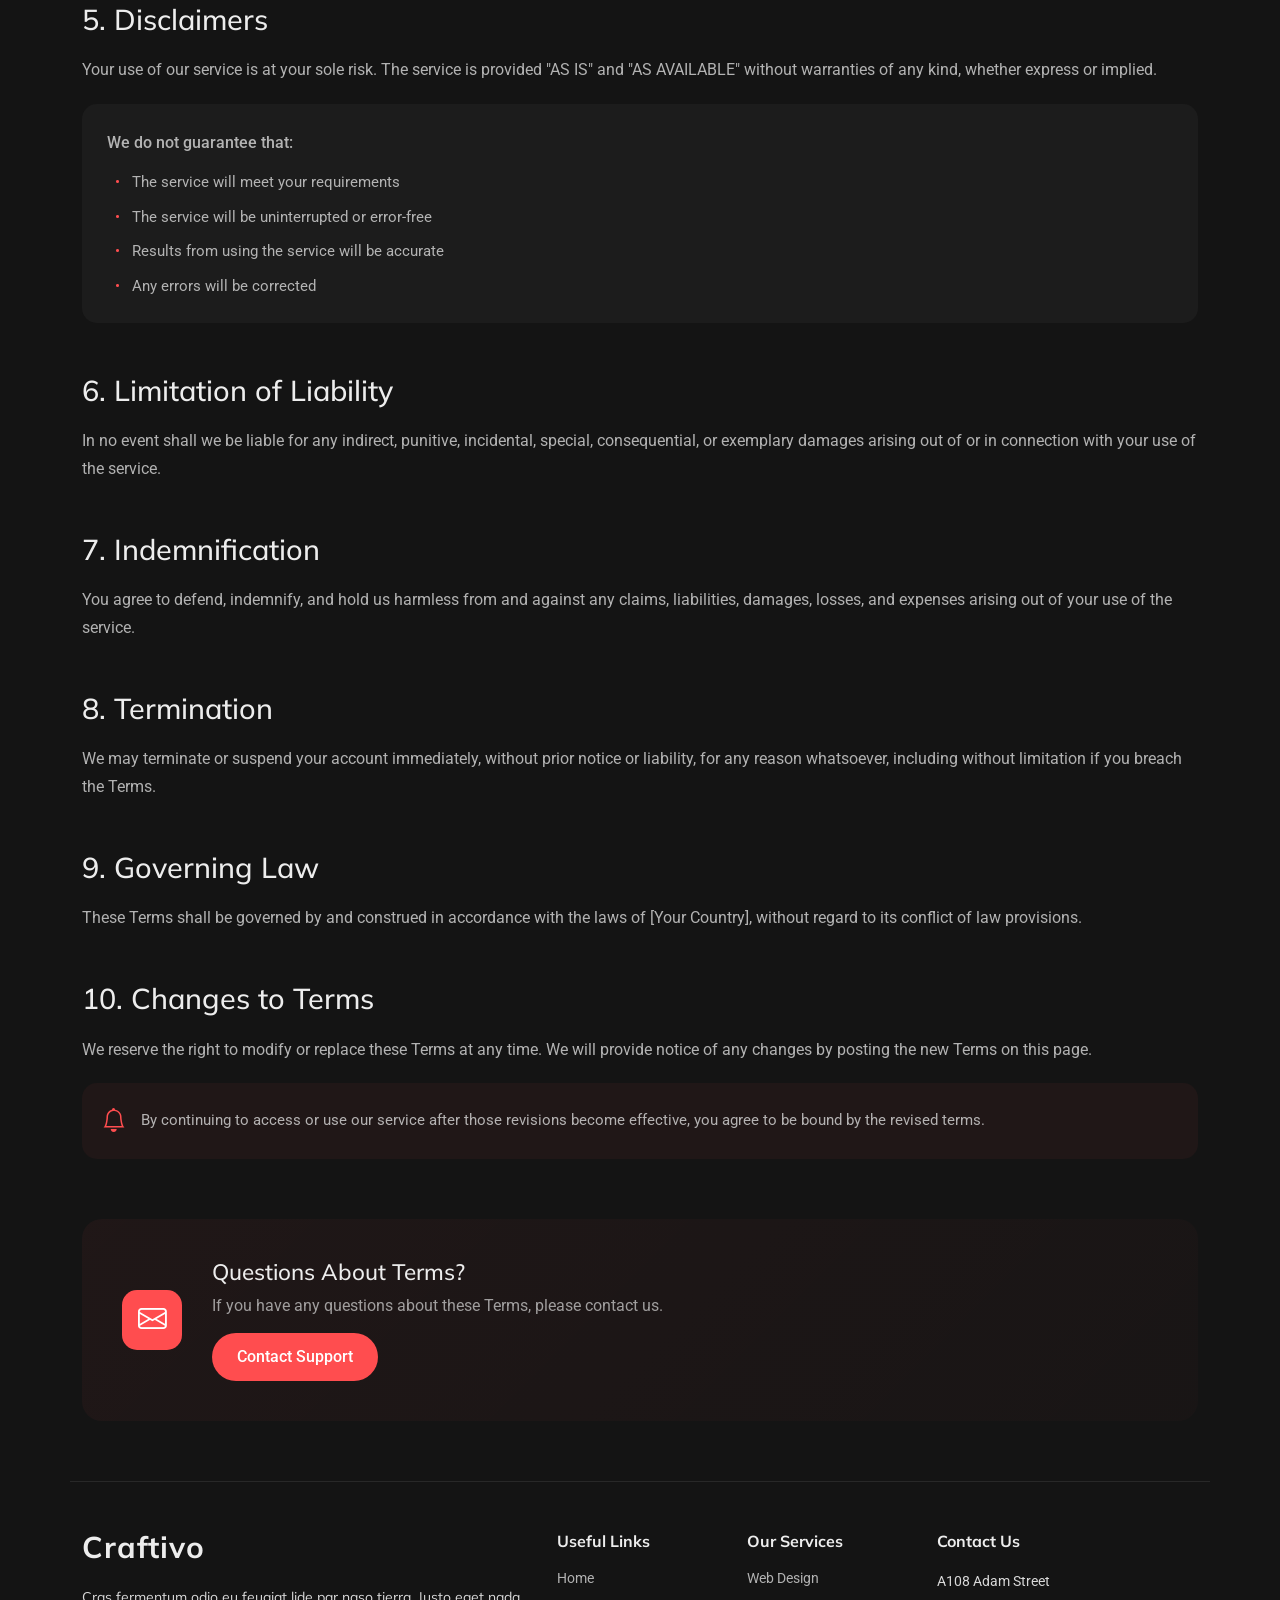
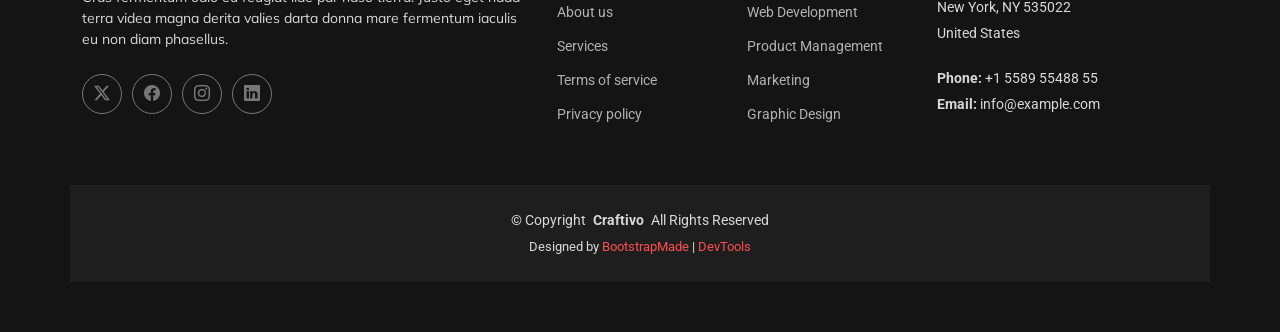
<file: terms.html>
<!DOCTYPE html>
<html lang="en">

<head>
  <meta charset="utf-8">
  <meta content="width=device-width, initial-scale=1.0" name="viewport">
  <title>Terms - Craftivo Bootstrap Template</title>
  <meta name="description" content="">
  <meta name="keywords" content="">

  <!-- Favicons -->
  <link href="assets/img/favicon.png" rel="icon">
  <link href="assets/img/apple-touch-icon.png" rel="apple-touch-icon">

  <!-- Fonts -->
  <link href="https://fonts.googleapis.com" rel="preconnect">
  <link href="https://fonts.gstatic.com" rel="preconnect" crossorigin>
  <link href="https://fonts.googleapis.com/css2?family=Roboto:ital,wght@0,100;0,300;0,400;0,500;0,700;0,900;1,100;1,300;1,400;1,500;1,700;1,900&family=Raleway:ital,wght@0,100;0,200;0,300;0,400;0,500;0,600;0,700;0,800;0,900;1,100;1,200;1,300;1,400;1,500;1,600;1,700;1,800;1,900&family=Mulish:ital,wght@0,200;0,300;0,400;0,500;0,600;0,700;0,800;0,900;1,200;1,300;1,400;1,500;1,600;1,700;1,800;1,900&display=swap" rel="stylesheet">

  <!-- Vendor CSS Files -->
  <link href="assets/vendor/bootstrap/css/bootstrap.min.css" rel="stylesheet">
  <link href="assets/vendor/bootstrap-icons/bootstrap-icons.css" rel="stylesheet">
  <link href="assets/vendor/aos/aos.css" rel="stylesheet">
  <link href="assets/vendor/glightbox/css/glightbox.min.css" rel="stylesheet">
  <link href="assets/vendor/swiper/swiper-bundle.min.css" rel="stylesheet">

  <!-- Main CSS File -->
  <link href="assets/css/main.css" rel="stylesheet">

  <!-- =======================================================
  * Template Name: Craftivo
  * Template URL: https://bootstrapmade.com/craftivo-bootstrap-portfolio-template/
  * Updated: Oct 04 2025 with Bootstrap v5.3.8
  * Author: BootstrapMade.com
  * License: https://bootstrapmade.com/license/
  ======================================================== -->
</head>

<body class="terms-page">

  <header id="header" class="header d-flex align-items-center sticky-top">
    <div class="container-fluid container-xl position-relative d-flex align-items-center">

      <a href="index.html" class="logo d-flex align-items-center me-auto">
        <!-- Uncomment the line below if you also wish to use an image logo -->
        <!-- <img src="assets/img/logo.webp" alt=""> -->
        <h1 class="sitename">Craftivo</h1>
      </a>

      <nav id="navmenu" class="navmenu">
        <ul>
          <li><a href="#hero">Home</a></li>
          <li><a href="#about">About</a></li>
          <li><a href="#resume">Resume</a></li>
          <li><a href="#services">Services</a></li>
          <li><a href="#portfolio">Portfolio</a></li>
          <li class="dropdown"><a href="#"><span>Dropdown</span> <i class="bi bi-chevron-down toggle-dropdown"></i></a>
            <ul>
              <li><a href="#">Dropdown 1</a></li>
              <li class="dropdown"><a href="#"><span>Deep Dropdown</span> <i class="bi bi-chevron-down toggle-dropdown"></i></a>
                <ul>
                  <li><a href="#">Deep Dropdown 1</a></li>
                  <li><a href="#">Deep Dropdown 2</a></li>
                  <li><a href="#">Deep Dropdown 3</a></li>
                  <li><a href="#">Deep Dropdown 4</a></li>
                  <li><a href="#">Deep Dropdown 5</a></li>
                </ul>
              </li>
              <li><a href="#">Dropdown 2</a></li>
              <li><a href="#">Dropdown 3</a></li>
              <li><a href="#">Dropdown 4</a></li>
            </ul>
          </li>
          <li><a href="#contact">Contact</a></li>
        </ul>
        <i class="mobile-nav-toggle d-xl-none bi bi-list"></i>
      </nav>

      <a class="btn-getstarted" href="#about">Get Started</a>

    </div>
  </header>

  <main class="main">

    <!-- Page Title -->
    <div class="page-title light-background">
      <div class="container">
        <nav class="breadcrumbs">
          <ol>
            <li><a href="index.html">Home</a></li>
            <li class="current">Terms</li>
          </ol>
        </nav>
        <h1>Terms</h1>
      </div>
    </div><!-- End Page Title -->

    <!-- Terms Of Service Section -->
    <section id="terms-of-service" class="terms-of-service section">

      <div class="container" data-aos="fade-up">
        <!-- Page Header -->
        <div class="tos-header text-center" data-aos="fade-up">
          <span class="last-updated">Last Updated: February 27, 2025</span>
          <h2>Terms of Service</h2>
          <p>Please read these terms of service carefully before using our services</p>
        </div>

        <!-- Content -->
        <div class="tos-content" data-aos="fade-up" data-aos-delay="200">
          <!-- Agreement Section -->
          <div id="agreement" class="content-section">
            <h3>1. Agreement to Terms</h3>
            <p>By accessing our website and services, you agree to be bound by these Terms of Service and all applicable laws and regulations. If you do not agree with any of these terms, you are prohibited from using or accessing our services.</p>
            <div class="info-box">
              <i class="bi bi-info-circle"></i>
              <p>These terms apply to all users, visitors, and others who access or use our services.</p>
            </div>
          </div>

          <!-- Intellectual Property -->
          <div id="intellectual-property" class="content-section">
            <h3>2. Intellectual Property Rights</h3>
            <p>Our service and its original content, features, and functionality are owned by us and are protected by international copyright, trademark, patent, trade secret, and other intellectual property laws.</p>
            <ul class="list-items">
              <li>All content is our exclusive property</li>
              <li>You may not copy or modify the content</li>
              <li>Our trademarks may not be used without permission</li>
              <li>Content is for personal, non-commercial use only</li>
            </ul>
          </div>

          <!-- User Accounts -->
          <div id="user-accounts" class="content-section">
            <h3>3. User Accounts</h3>
            <p>When you create an account with us, you must provide accurate, complete, and current information. Failure to do so constitutes a breach of the Terms, which may result in immediate termination of your account.</p>
            <div class="alert-box">
              <i class="bi bi-exclamation-triangle"></i>
              <div class="alert-content">
                <h5>Important Notice</h5>
                <p>You are responsible for safeguarding the password and for all activities that occur under your account.</p>
              </div>
            </div>
          </div>

          <!-- Prohibited Activities -->
          <div id="prohibited" class="content-section">
            <h3>4. Prohibited Activities</h3>
            <p>You may not access or use the Service for any purpose other than that for which we make it available.</p>
            <div class="prohibited-list">
              <div class="prohibited-item">
                <i class="bi bi-x-circle"></i>
                <span>Systematic retrieval of data or content</span>
              </div>
              <div class="prohibited-item">
                <i class="bi bi-x-circle"></i>
                <span>Publishing malicious content</span>
              </div>
              <div class="prohibited-item">
                <i class="bi bi-x-circle"></i>
                <span>Engaging in unauthorized framing</span>
              </div>
              <div class="prohibited-item">
                <i class="bi bi-x-circle"></i>
                <span>Attempting to gain unauthorized access</span>
              </div>
            </div>
          </div>

          <!-- Disclaimers -->
          <div id="disclaimer" class="content-section">
            <h3>5. Disclaimers</h3>
            <p>Your use of our service is at your sole risk. The service is provided "AS IS" and "AS AVAILABLE" without warranties of any kind, whether express or implied.</p>
            <div class="disclaimer-box">
              <p>We do not guarantee that:</p>
              <ul>
                <li>The service will meet your requirements</li>
                <li>The service will be uninterrupted or error-free</li>
                <li>Results from using the service will be accurate</li>
                <li>Any errors will be corrected</li>
              </ul>
            </div>
          </div>

          <!-- Limitation of Liability -->
          <div id="limitation" class="content-section">
            <h3>6. Limitation of Liability</h3>
            <p>In no event shall we be liable for any indirect, punitive, incidental, special, consequential, or exemplary damages arising out of or in connection with your use of the service.</p>
          </div>

          <!-- Indemnification -->
          <div id="indemnification" class="content-section">
            <h3>7. Indemnification</h3>
            <p>You agree to defend, indemnify, and hold us harmless from and against any claims, liabilities, damages, losses, and expenses arising out of your use of the service.</p>
          </div>

          <!-- Termination -->
          <div id="termination" class="content-section">
            <h3>8. Termination</h3>
            <p>We may terminate or suspend your account immediately, without prior notice or liability, for any reason whatsoever, including without limitation if you breach the Terms.</p>
          </div>

          <!-- Governing Law -->
          <div id="governing-law" class="content-section">
            <h3>9. Governing Law</h3>
            <p>These Terms shall be governed by and construed in accordance with the laws of [Your Country], without regard to its conflict of law provisions.</p>
          </div>

          <!-- Changes -->
          <div id="changes" class="content-section">
            <h3>10. Changes to Terms</h3>
            <p>We reserve the right to modify or replace these Terms at any time. We will provide notice of any changes by posting the new Terms on this page.</p>
            <div class="notice-box">
              <i class="bi bi-bell"></i>
              <p>By continuing to access or use our service after those revisions become effective, you agree to be bound by the revised terms.</p>
            </div>
          </div>
        </div>

        <!-- Contact Section -->
        <div class="tos-contact" data-aos="fade-up" data-aos-delay="300">
          <div class="contact-box">
            <div class="contact-icon">
              <i class="bi bi-envelope"></i>
            </div>
            <div class="contact-content">
              <h4>Questions About Terms?</h4>
              <p>If you have any questions about these Terms, please contact us.</p>
              <a href="#" class="contact-link">Contact Support</a>
            </div>
          </div>
        </div>
      </div>

    </section><!-- /Terms Of Service Section -->

  </main>

  <footer id="footer" class="footer">

    <div class="container footer-top">
      <div class="row gy-4">
        <div class="col-lg-5 col-md-12 footer-about">
          <a href="index.html" class="logo d-flex align-items-center">
            <span class="sitename">Craftivo</span>
          </a>
          <p>Cras fermentum odio eu feugiat lide par naso tierra. Justo eget nada terra videa magna derita valies darta donna mare fermentum iaculis eu non diam phasellus.</p>
          <div class="social-links d-flex mt-4">
            <a href=""><i class="bi bi-twitter-x"></i></a>
            <a href=""><i class="bi bi-facebook"></i></a>
            <a href=""><i class="bi bi-instagram"></i></a>
            <a href=""><i class="bi bi-linkedin"></i></a>
          </div>
        </div>

        <div class="col-lg-2 col-6 footer-links">
          <h4>Useful Links</h4>
          <ul>
            <li><a href="#">Home</a></li>
            <li><a href="#">About us</a></li>
            <li><a href="#">Services</a></li>
            <li><a href="#">Terms of service</a></li>
            <li><a href="#">Privacy policy</a></li>
          </ul>
        </div>

        <div class="col-lg-2 col-6 footer-links">
          <h4>Our Services</h4>
          <ul>
            <li><a href="#">Web Design</a></li>
            <li><a href="#">Web Development</a></li>
            <li><a href="#">Product Management</a></li>
            <li><a href="#">Marketing</a></li>
            <li><a href="#">Graphic Design</a></li>
          </ul>
        </div>

        <div class="col-lg-3 col-md-12 footer-contact text-center text-md-start">
          <h4>Contact Us</h4>
          <p>A108 Adam Street</p>
          <p>New York, NY 535022</p>
          <p>United States</p>
          <p class="mt-4"><strong>Phone:</strong> <span>+1 5589 55488 55</span></p>
          <p><strong>Email:</strong> <span>info@example.com</span></p>
        </div>

      </div>
    </div>

    <div class="container copyright text-center mt-4">
      <p>© <span>Copyright</span> <strong class="px-1 sitename">Craftivo</strong> <span>All Rights Reserved</span></p>
      <div class="credits">
        <!-- All the links in the footer should remain intact. -->
        <!-- You can delete the links only if you've purchased the pro version. -->
        <!-- Licensing information: https://bootstrapmade.com/license/ -->
        <!-- Purchase the pro version with working PHP/AJAX contact form: [buy-url] -->
        Designed by <a href="https://bootstrapmade.com/">BootstrapMade</a> | <a href="https://bootstrapmade.com/tools/">DevTools</a>
      </div>
    </div>

  </footer>

  <!-- Scroll Top -->
  <a href="#" id="scroll-top" class="scroll-top d-flex align-items-center justify-content-center"><i class="bi bi-arrow-up-short"></i></a>

  <!-- Preloader -->
  <div id="preloader"></div>

  <!-- Vendor JS Files -->
  <script src="assets/vendor/bootstrap/js/bootstrap.bundle.min.js"></script>
  <script src="assets/vendor/php-email-form/validate.js"></script>
  <script src="assets/vendor/aos/aos.js"></script>
  <script src="assets/vendor/typed.js/typed.umd.js"></script>
  <script src="assets/vendor/waypoints/noframework.waypoints.js"></script>
  <script src="assets/vendor/glightbox/js/glightbox.min.js"></script>
  <script src="assets/vendor/imagesloaded/imagesloaded.pkgd.min.js"></script>
  <script src="assets/vendor/isotope-layout/isotope.pkgd.min.js"></script>
  <script src="assets/vendor/swiper/swiper-bundle.min.js"></script>

  <!-- Main JS File -->
  <script src="assets/js/main.js"></script>

</body>

</html>
</file>
<file: aula anterior/style.css>
.container {
    background-color: beige;

}
</file>
<file: assets/css/main.css>
/**
* Template Name: Craftivo
* Template URL: https://bootstrapmade.com/craftivo-bootstrap-portfolio-template/
* Updated: Oct 04 2025 with Bootstrap v5.3.8
* Author: BootstrapMade.com
* License: https://bootstrapmade.com/license/
*/

@charset "UTF-8";

/*--------------------------------------------------------------
# Font & Color Variables
# Help: https://bootstrapmade.com/color-system/
--------------------------------------------------------------*/
/* Fonts */
:root {
  --default-font: "Roboto",  system-ui, -apple-system, "Segoe UI", Roboto, "Helvetica Neue", Arial, "Noto Sans", "Liberation Sans", sans-serif, "Apple Color Emoji", "Segoe UI Emoji", "Segoe UI Symbol", "Noto Color Emoji";
  --heading-font: "Mulish",  sans-serif;
  --nav-font: "Raleway",  sans-serif;
}

/* Global Colors - The following color variables are used throughout the website. Updating them here will change the color scheme of the entire website */
:root { 
  --background-color: #141414; /* Background color for the entire website, including individual sections */
  --default-color: #d9d9d9; /* Default color used for the majority of the text content across the entire website */
  --heading-color: #ededed; /* Color for headings, subheadings and title throughout the website */
  --accent-color: #ff4d4f; /* Accent color that represents your brand on the website. It's used for buttons, links, and other elements that need to stand out */
  --surface-color: #1c1c1c; /* The surface color is used as a background of boxed elements within sections, such as cards, icon boxes, or other elements that require a visual separation from the global background. */
  --contrast-color: #ffffff; /* Contrast color for text, ensuring readability against backgrounds of accent, heading, or default colors. */
}

/* Nav Menu Colors - The following color variables are used specifically for the navigation menu. They are separate from the global colors to allow for more customization options */
:root {
  --nav-color: #d9d9d9;  /* The default color of the main navmenu links */
  --nav-hover-color: #ff4d4f; /* Applied to main navmenu links when they are hovered over or active */
  --nav-mobile-background-color: #2e2e2e; /* Used as the background color for mobile navigation menu */
  --nav-dropdown-background-color: #2e2e2e; /* Used as the background color for dropdown items that appear when hovering over primary navigation items */
  --nav-dropdown-color: #d9d9d9; /* Used for navigation links of the dropdown items in the navigation menu. */
  --nav-dropdown-hover-color: #ff4d4f; /* Similar to --nav-hover-color, this color is applied to dropdown navigation links when they are hovered over. */
}

/* Color Presets - These classes override global colors when applied to any section or element, providing reuse of the sam color scheme. */

.light-background {
  --background-color: rgba(41, 41, 41, 0.8);
  --surface-color: #484848;
}

.dark-background {
  --background-color: #060606;
  --default-color: #ffffff;
  --heading-color: #ffffff;
  --surface-color: #252525;
  --contrast-color: #ffffff;
}

/* Smooth scroll */
:root {
  scroll-behavior: smooth;
}

/*--------------------------------------------------------------
# General Styling & Shared Classes
--------------------------------------------------------------*/
body {
  color: var(--default-color);
  background-color: var(--background-color);
  font-family: var(--default-font);
}

a {
  color: var(--accent-color);
  text-decoration: none;
  transition: 0.3s;
}

a:hover {
  color: color-mix(in srgb, var(--accent-color), transparent 25%);
  text-decoration: none;
}

h1,
h2,
h3,
h4,
h5,
h6 {
  color: var(--heading-color);
  font-family: var(--heading-font);
}

/* PHP Email Form Messages
------------------------------*/
.php-email-form .error-message {
  display: none;
  background: #df1529;
  color: #ffffff;
  text-align: left;
  padding: 15px;
  margin-bottom: 24px;
  font-weight: 600;
}

.php-email-form .sent-message {
  display: none;
  color: #ffffff;
  background: #059652;
  text-align: center;
  padding: 15px;
  margin-bottom: 24px;
  font-weight: 600;
}

.php-email-form .loading {
  display: none;
  background: var(--surface-color);
  text-align: center;
  padding: 15px;
  margin-bottom: 24px;
}

.php-email-form .loading:before {
  content: "";
  display: inline-block;
  border-radius: 50%;
  width: 24px;
  height: 24px;
  margin: 0 10px -6px 0;
  border: 3px solid var(--accent-color);
  border-top-color: var(--surface-color);
  animation: php-email-form-loading 1s linear infinite;
}

@keyframes php-email-form-loading {
  0% {
    transform: rotate(0deg);
  }

  100% {
    transform: rotate(360deg);
  }
}

/*--------------------------------------------------------------
# Global Header
--------------------------------------------------------------*/
.header {
  --heading-color: #ffffff;
  color: var(--default-color);
  background-color: var(--background-color);
  padding: 15px 0;
  transition: all 0.5s;
  z-index: 997;
}

.header .logo {
  line-height: 1;
}

.header .logo img {
  max-height: 36px;
  margin-right: 8px;
}

.header .logo h1 {
  font-size: 30px;
  margin: 0;
  font-weight: 400;
  color: var(--heading-color);
}

.header .btn-getstarted,
.header .btn-getstarted:focus {
  color: var(--contrast-color);
  background: var(--accent-color);
  font-size: 14px;
  padding: 8px 25px;
  margin: 0 0 0 30px;
  border-radius: 50px;
  transition: 0.3s;
}

.header .btn-getstarted:hover,
.header .btn-getstarted:focus:hover {
  color: var(--contrast-color);
  background: color-mix(in srgb, var(--accent-color), transparent 15%);
}

@media (max-width: 1200px) {
  .header .logo {
    order: 1;
  }

  .header .btn-getstarted {
    order: 2;
    margin: 0 15px 0 0;
    padding: 6px 15px;
  }

  .header .navmenu {
    order: 3;
  }
}

.scrolled .header {
  box-shadow: 0px 0 18px rgba(0, 0, 0, 0.1);
}

/* Global Header on Scroll
------------------------------*/
.scrolled .header {
  --background-color: rgba(20, 20, 20, 0.8);
}

/* Index Page Header
------------------------------*/
.index-page .header {
  --background-color: rgba(255, 255, 255, 0);
}

/* Index Page Header on Scroll
------------------------------*/
.index-page.scrolled .header {
  --background-color: rgba(20, 20, 20, 0.8);
}

/*--------------------------------------------------------------
# Navigation Menu
--------------------------------------------------------------*/
/* Navmenu - Desktop */
@media (min-width: 1200px) {
  .navmenu {
    padding: 0;
  }

  .navmenu ul {
    margin: 0;
    padding: 0;
    display: flex;
    list-style: none;
    align-items: center;
  }

  .navmenu li {
    position: relative;
  }

  .navmenu a,
  .navmenu a:focus {
    color: var(--nav-color);
    padding: 18px 15px;
    font-size: 16px;
    font-family: var(--nav-font);
    font-weight: 600;
    display: flex;
    align-items: center;
    justify-content: space-between;
    white-space: nowrap;
    transition: 0.3s;
  }

  .navmenu a i,
  .navmenu a:focus i {
    font-size: 12px;
    line-height: 0;
    margin-left: 5px;
    transition: 0.3s;
  }

  .navmenu li:last-child a {
    padding-right: 0;
  }

  .navmenu li:hover>a,
  .navmenu .active,
  .navmenu .active:focus {
    color: var(--nav-hover-color);
  }

  .navmenu .dropdown ul {
    margin: 0;
    padding: 10px 0;
    background: var(--nav-dropdown-background-color);
    display: block;
    position: absolute;
    visibility: hidden;
    left: 14px;
    top: 130%;
    opacity: 0;
    transition: 0.3s;
    border-radius: 4px;
    z-index: 99;
    box-shadow: 0px 0px 30px rgba(0, 0, 0, 0.1);
  }

  .navmenu .dropdown ul li {
    min-width: 200px;
  }

  .navmenu .dropdown ul a {
    padding: 10px 20px;
    font-size: 15px;
    text-transform: none;
    color: var(--nav-dropdown-color);
  }

  .navmenu .dropdown ul a i {
    font-size: 12px;
  }

  .navmenu .dropdown ul a:hover,
  .navmenu .dropdown ul .active:hover,
  .navmenu .dropdown ul li:hover>a {
    color: var(--nav-dropdown-hover-color);
  }

  .navmenu .dropdown:hover>ul {
    opacity: 1;
    top: 100%;
    visibility: visible;
  }

  .navmenu .dropdown .dropdown ul {
    top: 0;
    left: -90%;
    visibility: hidden;
  }

  .navmenu .dropdown .dropdown:hover>ul {
    opacity: 1;
    top: 0;
    left: -100%;
    visibility: visible;
  }
}

/* Navmenu - Mobile */
@media (max-width: 1199px) {
  .mobile-nav-toggle {
    color: var(--nav-color);
    font-size: 28px;
    line-height: 0;
    margin-right: 10px;
    cursor: pointer;
    transition: color 0.3s;
  }

  .navmenu {
    padding: 0;
    z-index: 9997;
  }

  .navmenu ul {
    display: none;
    list-style: none;
    position: absolute;
    inset: 60px 20px 20px 20px;
    padding: 10px 0;
    margin: 0;
    border-radius: 6px;
    background-color: var(--nav-mobile-background-color);
    overflow-y: auto;
    transition: 0.3s;
    z-index: 9998;
    box-shadow: 0px 0px 30px rgba(0, 0, 0, 0.1);
  }

  .navmenu a,
  .navmenu a:focus {
    color: var(--nav-dropdown-color);
    padding: 10px 20px;
    font-family: var(--nav-font);
    font-size: 17px;
    font-weight: 500;
    display: flex;
    align-items: center;
    justify-content: space-between;
    white-space: nowrap;
    transition: 0.3s;
  }

  .navmenu a i,
  .navmenu a:focus i {
    font-size: 12px;
    line-height: 0;
    margin-left: 5px;
    width: 30px;
    height: 30px;
    display: flex;
    align-items: center;
    justify-content: center;
    border-radius: 50%;
    transition: 0.3s;
    background-color: color-mix(in srgb, var(--accent-color), transparent 90%);
  }

  .navmenu a i:hover,
  .navmenu a:focus i:hover {
    background-color: var(--accent-color);
    color: var(--contrast-color);
  }

  .navmenu a:hover,
  .navmenu .active,
  .navmenu .active:focus {
    color: var(--nav-dropdown-hover-color);
  }

  .navmenu .active i,
  .navmenu .active:focus i {
    background-color: var(--accent-color);
    color: var(--contrast-color);
    transform: rotate(180deg);
  }

  .navmenu .dropdown ul {
    position: static;
    display: none;
    z-index: 99;
    padding: 10px 0;
    margin: 10px 20px;
    background-color: var(--nav-dropdown-background-color);
    border: 1px solid color-mix(in srgb, var(--default-color), transparent 90%);
    box-shadow: none;
    transition: all 0.5s ease-in-out;
  }

  .navmenu .dropdown ul ul {
    background-color: rgba(33, 37, 41, 0.1);
  }

  .navmenu .dropdown>.dropdown-active {
    display: block;
    background-color: rgba(33, 37, 41, 0.03);
  }

  .mobile-nav-active {
    overflow: hidden;
  }

  .mobile-nav-active .mobile-nav-toggle {
    color: #fff;
    position: absolute;
    font-size: 32px;
    top: 15px;
    right: 15px;
    margin-right: 0;
    z-index: 9999;
  }

  .mobile-nav-active .navmenu {
    position: fixed;
    overflow: hidden;
    inset: 0;
    background: rgba(33, 37, 41, 0.8);
    transition: 0.3s;
  }

  .mobile-nav-active .navmenu>ul {
    display: block;
  }
}

/*--------------------------------------------------------------
# Global Footer
--------------------------------------------------------------*/
.footer {
  color: var(--default-color);
  background-color: var(--background-color);
  font-size: 14px;
  padding-bottom: 50px;
  position: relative;
}

.footer .footer-top {
  padding-top: 50px;
  border-top: 1px solid color-mix(in srgb, var(--default-color), transparent 90%);
}

.footer .footer-about .logo {
  line-height: 1;
  margin-bottom: 25px;
}

.footer .footer-about .logo img {
  max-height: 40px;
  margin-right: 6px;
}

.footer .footer-about .logo span {
  color: var(--heading-color);
  font-size: 30px;
  font-weight: 700;
  letter-spacing: 1px;
  font-family: var(--heading-font);
}

.footer .footer-about p {
  font-size: 14px;
  font-family: var(--heading-font);
}

.footer .social-links a {
  display: flex;
  align-items: center;
  justify-content: center;
  width: 40px;
  height: 40px;
  border-radius: 50%;
  border: 1px solid color-mix(in srgb, var(--default-color), transparent 50%);
  font-size: 16px;
  color: color-mix(in srgb, var(--default-color), transparent 50%);
  margin-right: 10px;
  transition: 0.3s;
}

.footer .social-links a:hover {
  color: var(--accent-color);
  border-color: var(--accent-color);
}

.footer h4 {
  font-size: 16px;
  font-weight: bold;
  position: relative;
  padding-bottom: 12px;
}

.footer .footer-links {
  margin-bottom: 30px;
}

.footer .footer-links ul {
  list-style: none;
  padding: 0;
  margin: 0;
}

.footer .footer-links ul i {
  padding-right: 2px;
  font-size: 12px;
  line-height: 0;
}

.footer .footer-links ul li {
  padding: 10px 0;
  display: flex;
  align-items: center;
}

.footer .footer-links ul li:first-child {
  padding-top: 0;
}

.footer .footer-links ul a {
  color: color-mix(in srgb, var(--default-color), transparent 20%);
  display: inline-block;
  line-height: 1;
}

.footer .footer-links ul a:hover {
  color: var(--accent-color);
}

.footer .footer-contact p {
  margin-bottom: 5px;
}

.footer .copyright {
  padding-top: 25px;
  padding-bottom: 25px;
  background-color: color-mix(in srgb, var(--default-color), transparent 95%);
}

.footer .copyright p {
  margin-bottom: 0;
}

.footer .credits {
  margin-top: 6px;
  font-size: 13px;
}

/*--------------------------------------------------------------
# Preloader
--------------------------------------------------------------*/
#preloader {
  position: fixed;
  inset: 0;
  z-index: 999999;
  overflow: hidden;
  background: var(--background-color);
  transition: all 0.6s ease-out;
}

#preloader:before {
  content: "";
  position: fixed;
  top: calc(50% - 30px);
  left: calc(50% - 30px);
  border: 6px solid #ffffff;
  border-color: var(--accent-color) transparent var(--accent-color) transparent;
  border-radius: 50%;
  width: 60px;
  height: 60px;
  animation: animate-preloader 1.5s linear infinite;
}

@keyframes animate-preloader {
  0% {
    transform: rotate(0deg);
  }

  100% {
    transform: rotate(360deg);
  }
}

/*--------------------------------------------------------------
# Scroll Top Button
--------------------------------------------------------------*/
.scroll-top {
  position: fixed;
  visibility: hidden;
  opacity: 0;
  right: 15px;
  bottom: 15px;
  z-index: 99999;
  background-color: var(--accent-color);
  width: 40px;
  height: 40px;
  border-radius: 4px;
  transition: all 0.4s;
}

.scroll-top i {
  font-size: 24px;
  color: var(--contrast-color);
  line-height: 0;
}

.scroll-top:hover {
  background-color: color-mix(in srgb, var(--accent-color), transparent 20%);
  color: var(--contrast-color);
}

.scroll-top.active {
  visibility: visible;
  opacity: 1;
}

/*--------------------------------------------------------------
# Disable aos animation delay on mobile devices
--------------------------------------------------------------*/
@media screen and (max-width: 768px) {
  [data-aos-delay] {
    transition-delay: 0 !important;
  }
}

/*--------------------------------------------------------------
# Global Page Titles & Breadcrumbs
--------------------------------------------------------------*/
.page-title {
  color: var(--default-color);
  background-color: var(--background-color);
  padding: 20px 0;
  position: relative;
}

.page-title h1 {
  font-size: 28px;
  font-weight: 700;
  margin: 0;
}

.page-title .breadcrumbs ol {
  display: flex;
  flex-wrap: wrap;
  list-style: none;
  padding: 0 0 10px 0;
  margin: 0;
  font-size: 14px;
  font-weight: 400;
}

.page-title .breadcrumbs ol li+li {
  padding-left: 10px;
}

.page-title .breadcrumbs ol li+li::before {
  content: "/";
  display: inline-block;
  padding-right: 10px;
  color: color-mix(in srgb, var(--default-color), transparent 70%);
}

/*--------------------------------------------------------------
# Global Sections
--------------------------------------------------------------*/
section,
.section {
  color: var(--default-color);
  background-color: var(--background-color);
  padding: 60px 0;
  scroll-margin-top: 90px;
  overflow: clip;
}

@media (max-width: 1199px) {

  section,
  .section {
    scroll-margin-top: 66px;
  }
}

/*--------------------------------------------------------------
# Global Section Titles
--------------------------------------------------------------*/
.section-title {
  text-align: center;
  padding-bottom: 60px;
  position: relative;
}

.section-title h2 {
  font-size: 3.5rem;
  font-weight: 300;
  line-height: 1.2;
  color: var(--heading-color);
  margin-bottom: 1.5rem;
  letter-spacing: -1px;
}

@media (max-width: 768px) {
  .section-title h2 {
    font-size: 2.5rem;
  }
}

.section-title .subtitle {
  display: inline-block;
  font-size: 0.875rem;
  font-weight: 400;
  color: var(--accent-color);
  text-transform: uppercase;
  letter-spacing: 2px;
  margin-bottom: 1.5rem;
  position: relative;
}

.section-title .subtitle::after {
  content: "";
  position: absolute;
  bottom: -8px;
  left: 50%;
  transform: translateX(-50%);
  width: 40px;
  height: 1px;
  background: var(--accent-color);
}

.section-title p {
  font-size: 1.125rem;
  line-height: 1.8;
  color: color-mix(in srgb, var(--default-color), transparent 25%);
  max-width: 900px;
  margin: 0 auto;
  text-wrap: balance;
}

/*--------------------------------------------------------------
# Hero Section
--------------------------------------------------------------*/
.hero {
  padding-top: 80px;
  min-height: 100vh;
  position: relative;
  display: flex;
  align-items: center;
  justify-content: center;
  overflow: hidden;
  padding-bottom: 80px;
}

.hero img {
  position: absolute;
  inset: 0;
  display: block;
  width: 100%;
  height: 100%;
  object-fit: cover;
  z-index: 1;
}

.hero:before {
  content: "";
  background: color-mix(in srgb, var(--background-color), transparent 30%);
  position: absolute;
  inset: 0;
  z-index: 2;
  border-radius: 0;
}

.hero .container {
  position: relative;
  z-index: 3;
}

.hero h2 {
  margin: 0;
  font-size: 48px;
  font-weight: 700;
}

.hero p {
  margin: 10px 0 0 0;
  font-size: 24px;
  color: color-mix(in srgb, var(--default-color), transparent 20%);
}

.hero p span {
  color: var(--accent-color);
  letter-spacing: 1px;
  border-bottom: 2px solid var(--accent-color);
}

.hero .social-links {
  margin-top: 30px;
  display: flex;
  justify-content: center;
  gap: 15px;
}

.hero .social-links a {
  display: flex;
  align-items: center;
  justify-content: center;
  width: 50px;
  height: 50px;
  border-radius: 50%;
  background: color-mix(in srgb, var(--default-color), transparent 92%);
  color: var(--default-color);
  font-size: 20px;
  transition: 0.3s;
}

.hero .social-links a:hover {
  background: var(--accent-color);
  color: var(--contrast-color);
  transform: translateY(-3px);
}

@media (max-width: 768px) {
  .hero h2 {
    font-size: 32px;
  }

  .hero p {
    font-size: 20px;
  }
}

/*--------------------------------------------------------------
# About Section
--------------------------------------------------------------*/
.about {
  overflow: hidden;
  position: relative;
}

.about::before {
  content: "";
  position: absolute;
  top: -50%;
  right: -20%;
  width: 800px;
  height: 800px;
  background: radial-gradient(circle, color-mix(in srgb, var(--accent-color), transparent 85%) 0%, transparent 70%);
  border-radius: 50%;
  z-index: 0;
  pointer-events: none;
}

.about .container {
  position: relative;
  z-index: 1;
}

.about .profile-card {
  background: var(--surface-color);
  border-radius: 24px;
  padding: 40px;
  box-shadow: 0 8px 30px rgba(0, 0, 0, 0.08);
  position: sticky;
  top: 100px;
}

.about .profile-card .profile-header {
  text-align: center;
  padding-bottom: 30px;
  border-bottom: 1px solid color-mix(in srgb, var(--default-color), transparent 90%);
}

.about .profile-card .profile-header .profile-avatar {
  width: 140px;
  height: 140px;
  margin: 0 auto 24px;
  position: relative;
  border-radius: 50%;
  padding: 6px;
  background: linear-gradient(135deg, var(--accent-color), color-mix(in srgb, var(--accent-color), #ff6b9d 50%));
}

.about .profile-card .profile-header .profile-avatar img {
  width: 100%;
  height: 100%;
  object-fit: cover;
  border-radius: 50%;
  border: 4px solid var(--surface-color);
}

.about .profile-card .profile-header .profile-avatar .status-indicator {
  position: absolute;
  bottom: 8px;
  right: 8px;
  width: 24px;
  height: 24px;
  background: #10b981;
  border: 4px solid var(--surface-color);
  border-radius: 50%;
  animation: pulse 2s infinite;
}

.about .profile-card .profile-header h3 {
  font-size: 24px;
  font-weight: 700;
  margin-bottom: 8px;
  color: var(--heading-color);
}

.about .profile-card .profile-header .role {
  display: inline-block;
  font-size: 15px;
  color: var(--accent-color);
  font-weight: 500;
  margin-bottom: 16px;
}

.about .profile-card .profile-header .rating {
  display: flex;
  align-items: center;
  justify-content: center;
  gap: 4px;
  margin-top: 12px;
}

.about .profile-card .profile-header .rating i {
  color: #fbbf24;
  font-size: 16px;
}

.about .profile-card .profile-header .rating span {
  margin-left: 8px;
  font-weight: 600;
  color: var(--default-color);
  font-size: 15px;
}

.about .profile-card .profile-stats {
  display: grid;
  grid-template-columns: repeat(3, 1fr);
  gap: 20px;
  padding: 30px 0;
  border-bottom: 1px solid color-mix(in srgb, var(--default-color), transparent 90%);
}

.about .profile-card .profile-stats .stat-item {
  text-align: center;
}

.about .profile-card .profile-stats .stat-item h4 {
  font-size: 28px;
  font-weight: 700;
  color: var(--accent-color);
  margin-bottom: 6px;
}

.about .profile-card .profile-stats .stat-item p {
  font-size: 13px;
  color: color-mix(in srgb, var(--default-color), transparent 30%);
  text-transform: uppercase;
  letter-spacing: 0.5px;
  margin: 0;
}

.about .profile-card .profile-actions {
  display: flex;
  flex-direction: column;
  gap: 12px;
  padding: 30px 0;
  border-bottom: 1px solid color-mix(in srgb, var(--default-color), transparent 90%);
}

.about .profile-card .profile-actions a {
  display: flex;
  align-items: center;
  justify-content: center;
  gap: 10px;
  padding: 14px 24px;
  border-radius: 12px;
  font-weight: 600;
  font-size: 15px;
  text-decoration: none;
  transition: all 0.3s ease;
}

.about .profile-card .profile-actions a.btn-primary {
  background: var(--accent-color);
  color: var(--contrast-color);
}

.about .profile-card .profile-actions a.btn-primary:hover {
  background: color-mix(in srgb, var(--accent-color), #000 15%);
  transform: translateY(-2px);
  box-shadow: 0 6px 20px rgba(0, 0, 0, 0.15);
}

.about .profile-card .profile-actions a.btn-secondary {
  background: color-mix(in srgb, var(--accent-color), transparent 90%);
  color: var(--accent-color);
}

.about .profile-card .profile-actions a.btn-secondary:hover {
  background: color-mix(in srgb, var(--accent-color), transparent 85%);
}

.about .profile-card .profile-actions a i {
  font-size: 18px;
}

.about .profile-card .social-connect {
  display: flex;
  justify-content: center;
  gap: 12px;
  padding-top: 30px;
}

.about .profile-card .social-connect a {
  width: 44px;
  height: 44px;
  display: flex;
  align-items: center;
  justify-content: center;
  background: color-mix(in srgb, var(--default-color), transparent 94%);
  border-radius: 12px;
  color: var(--default-color);
  font-size: 18px;
  transition: all 0.3s ease;
}

.about .profile-card .social-connect a:hover {
  background: var(--accent-color);
  color: var(--contrast-color);
  transform: translateY(-3px);
}

.about .content-wrapper .bio-section {
  margin-bottom: 50px;
}

.about .content-wrapper .bio-section .section-tag {
  display: inline-block;
  padding: 6px 16px;
  background: color-mix(in srgb, var(--accent-color), transparent 90%);
  color: var(--accent-color);
  border-radius: 20px;
  font-size: 13px;
  font-weight: 600;
  text-transform: uppercase;
  letter-spacing: 0.5px;
  margin-bottom: 16px;
}

.about .content-wrapper .bio-section h2 {
  font-size: 36px;
  font-weight: 700;
  color: var(--heading-color);
  margin-bottom: 24px;
  line-height: 1.2;
}

.about .content-wrapper .bio-section p {
  font-size: 16px;
  line-height: 1.8;
  color: var(--default-color);
  margin-bottom: 16px;
}

.about .content-wrapper .bio-section p:last-child {
  margin-bottom: 0;
}

.about .content-wrapper .details-grid {
  display: grid;
  grid-template-columns: repeat(2, 1fr);
  gap: 24px;
  margin-bottom: 50px;
}

.about .content-wrapper .details-grid .detail-item {
  display: flex;
  align-items: center;
  gap: 16px;
  padding: 24px;
  background: var(--surface-color);
  border-radius: 16px;
  border: 1px solid color-mix(in srgb, var(--default-color), transparent 92%);
  transition: all 0.3s ease;
}

.about .content-wrapper .details-grid .detail-item:hover {
  border-color: var(--accent-color);
  transform: translateY(-3px);
  box-shadow: 0 8px 24px rgba(0, 0, 0, 0.08);
}

.about .content-wrapper .details-grid .detail-item i {
  font-size: 28px;
  color: var(--accent-color);
  flex-shrink: 0;
}

.about .content-wrapper .details-grid .detail-item .detail-content span {
  display: block;
  font-size: 13px;
  color: color-mix(in srgb, var(--default-color), transparent 40%);
  text-transform: uppercase;
  letter-spacing: 0.5px;
  margin-bottom: 4px;
}

.about .content-wrapper .details-grid .detail-item .detail-content strong {
  display: block;
  font-size: 16px;
  color: var(--heading-color);
  font-weight: 600;
}

.about .content-wrapper .skills-showcase .section-tag {
  display: inline-block;
  padding: 6px 16px;
  background: color-mix(in srgb, var(--accent-color), transparent 90%);
  color: var(--accent-color);
  border-radius: 20px;
  font-size: 13px;
  font-weight: 600;
  text-transform: uppercase;
  letter-spacing: 0.5px;
  margin-bottom: 16px;
}

.about .content-wrapper .skills-showcase h3 {
  font-size: 28px;
  font-weight: 700;
  color: var(--heading-color);
  margin-bottom: 32px;
}

.about .content-wrapper .skills-showcase .skills-list .skill-item {
  margin-bottom: 28px;
}

.about .content-wrapper .skills-showcase .skills-list .skill-item .skill-info {
  display: flex;
  justify-content: space-between;
  align-items: center;
  margin-bottom: 10px;
}

.about .content-wrapper .skills-showcase .skills-list .skill-item .skill-info .skill-name {
  font-size: 15px;
  font-weight: 600;
  color: var(--heading-color);
}

.about .content-wrapper .skills-showcase .skills-list .skill-item .skill-info .skill-percent {
  font-size: 15px;
  font-weight: 700;
  color: var(--accent-color);
}

.about .content-wrapper .skills-showcase .skills-list .skill-item .progress {
  height: 10px;
  border-radius: 10px;
  background: color-mix(in srgb, var(--default-color), transparent 94%);
  overflow: hidden;
}

.about .content-wrapper .skills-showcase .skills-list .skill-item .progress .progress-bar {
  width: 0;
  height: 100%;
  background: linear-gradient(90deg, var(--accent-color), color-mix(in srgb, var(--accent-color), #ff6b9d 50%));
  border-radius: 10px;
  transition: width 1.5s cubic-bezier(0.65, 0, 0.35, 1);
  position: relative;
}

.about .content-wrapper .skills-showcase .skills-list .skill-item .progress .progress-bar::after {
  content: "";
  position: absolute;
  top: 0;
  left: 0;
  right: 0;
  bottom: 0;
  background: linear-gradient(90deg, transparent, rgba(255, 255, 255, 0.4), transparent);
  animation: shimmer 2s infinite;
}

@keyframes pulse {

  0%,
  100% {
    opacity: 1;
  }

  50% {
    opacity: 0.6;
  }
}

@keyframes shimmer {
  0% {
    transform: translateX(-100%);
  }

  100% {
    transform: translateX(100%);
  }
}

@media (max-width: 992px) {
  .about .profile-card {
    position: static;
    margin-bottom: 40px;
  }

  .about .content-wrapper .bio-section h2 {
    font-size: 30px;
  }

  .about .content-wrapper .details-grid {
    grid-template-columns: 1fr;
  }

  .about .content-wrapper .skills-showcase h3 {
    font-size: 24px;
  }
}

@media (max-width: 576px) {
  .about .profile-card {
    padding: 30px 20px;
  }

  .about .profile-card .profile-header .profile-avatar {
    width: 120px;
    height: 120px;
  }

  .about .profile-card .profile-stats {
    grid-template-columns: repeat(3, 1fr);
    gap: 16px;
  }

  .about .profile-card .profile-stats .stat-item h4 {
    font-size: 24px;
  }

  .about .content-wrapper .bio-section h2 {
    font-size: 26px;
  }

  .about .content-wrapper .details-grid .detail-item {
    padding: 18px;
  }

  .about .content-wrapper .details-grid .detail-item i {
    font-size: 24px;
  }
}

/*--------------------------------------------------------------
# Resume Section
--------------------------------------------------------------*/
.resume .section-header {
  margin-bottom: 2.5rem;
}

.resume .section-header .header-content .section-badge {
  display: inline-block;
  background: linear-gradient(135deg, var(--accent-color), color-mix(in srgb, var(--accent-color), #6c5ce7 20%));
  color: var(--contrast-color);
  padding: 0.5rem 1.2rem;
  border-radius: 25px;
  font-size: 0.85rem;
  font-weight: 600;
  text-transform: uppercase;
  letter-spacing: 0.1em;
  margin-bottom: 1rem;
}

.resume .section-header .header-content h2 {
  font-size: 2.2rem;
  font-weight: 700;
  color: var(--heading-color);
  margin-bottom: 1rem;
  line-height: 1.2;
  letter-spacing: -0.02em;
}

.resume .section-header .header-content p {
  font-size: 1rem;
  line-height: 1.7;
  color: color-mix(in srgb, var(--default-color), transparent 35%);
  margin: 0;
}

.resume .experience-section .experience-cards {
  display: flex;
  flex-direction: column;
  gap: 1.5rem;
}

.resume .experience-section .experience-cards .exp-card {
  background: var(--surface-color);
  border-radius: 16px;
  padding: 2rem;
  border: 2px solid color-mix(in srgb, var(--default-color), transparent 95%);
  transition: all 0.3s ease;
  position: relative;
  overflow: hidden;
}

.resume .experience-section .experience-cards .exp-card::before {
  content: "";
  position: absolute;
  top: 0;
  left: 0;
  right: 0;
  height: 4px;
  background: linear-gradient(90deg, transparent, var(--accent-color), transparent);
  transform: translateX(-100%);
  transition: transform 0.3s ease;
}

.resume .experience-section .experience-cards .exp-card:hover {
  transform: translateY(-5px);
  border-color: color-mix(in srgb, var(--accent-color), transparent 80%);
  box-shadow: 0 15px 45px color-mix(in srgb, var(--default-color), transparent 85%);
}

.resume .experience-section .experience-cards .exp-card:hover::before {
  transform: translateX(0);
}

.resume .experience-section .experience-cards .exp-card.featured {
  border-color: color-mix(in srgb, var(--accent-color), transparent 70%);
  background: linear-gradient(135deg, var(--surface-color), color-mix(in srgb, var(--accent-color), transparent 95%));
}

.resume .experience-section .experience-cards .exp-card.featured::before {
  background: linear-gradient(90deg, var(--accent-color), color-mix(in srgb, var(--accent-color), #6c5ce7 20%), var(--accent-color));
}

.resume .experience-section .experience-cards .exp-card .card-header {
  display: flex;
  justify-content: space-between;
  align-items: center;
  margin-bottom: 1.5rem;
}

.resume .experience-section .experience-cards .exp-card .card-header .company-logo {
  width: 50px;
  height: 50px;
  background: linear-gradient(135deg, var(--accent-color), color-mix(in srgb, var(--accent-color), #6c5ce7 20%));
  border-radius: 12px;
  display: flex;
  align-items: center;
  justify-content: center;
}

.resume .experience-section .experience-cards .exp-card .card-header .company-logo i {
  font-size: 1.3rem;
  color: var(--contrast-color);
}

.resume .experience-section .experience-cards .exp-card .card-header .period-badge {
  background: color-mix(in srgb, var(--accent-color), transparent 85%);
  color: var(--accent-color);
  padding: 0.4rem 1rem;
  border-radius: 20px;
  font-size: 0.8rem;
  font-weight: 600;
  text-transform: uppercase;
  letter-spacing: 0.05em;
}

.resume .experience-section .experience-cards .exp-card .card-body h3 {
  font-size: 1.4rem;
  font-weight: 600;
  color: var(--heading-color);
  margin-bottom: 0.5rem;
  letter-spacing: -0.01em;
}

.resume .experience-section .experience-cards .exp-card .card-body .company-name {
  font-size: 1rem;
  color: color-mix(in srgb, var(--default-color), transparent 25%);
  font-weight: 500;
  margin-bottom: 0.3rem;
}

.resume .experience-section .experience-cards .exp-card .card-body .duration {
  display: inline-block;
  font-size: 0.9rem;
  color: var(--accent-color);
  font-weight: 600;
  background: color-mix(in srgb, var(--accent-color), transparent 90%);
  padding: 0.2rem 0.8rem;
  border-radius: 12px;
  margin-bottom: 1rem;
}

.resume .experience-section .experience-cards .exp-card .card-body .description {
  font-size: 0.95rem;
  line-height: 1.6;
  color: color-mix(in srgb, var(--default-color), transparent 35%);
  margin-bottom: 1.5rem;
}

.resume .experience-section .experience-cards .exp-card .card-body .skills-tags {
  display: flex;
  flex-wrap: wrap;
  gap: 0.5rem;
}

.resume .experience-section .experience-cards .exp-card .card-body .skills-tags .skill-tag {
  background: color-mix(in srgb, var(--accent-color), transparent 92%);
  color: var(--accent-color);
  padding: 0.3rem 0.8rem;
  border-radius: 15px;
  font-size: 0.8rem;
  font-weight: 500;
  border: 1px solid color-mix(in srgb, var(--accent-color), transparent 85%);
}

.resume .education-section .education-timeline .timeline-track {
  position: relative;
  padding-left: 2.5rem;
}

.resume .education-section .education-timeline .timeline-track::before {
  content: "";
  position: absolute;
  left: 10px;
  top: 0;
  bottom: 0;
  width: 2px;
  background: linear-gradient(180deg, var(--accent-color), color-mix(in srgb, var(--accent-color), transparent 50%));
}

.resume .education-section .education-timeline .timeline-track .timeline-item {
  position: relative;
  margin-bottom: 3rem;
}

.resume .education-section .education-timeline .timeline-track .timeline-item:last-child {
  margin-bottom: 0;
}

.resume .education-section .education-timeline .timeline-track .timeline-item .timeline-marker {
  position: absolute;
  left: -3.5rem;
  top: 0;
  width: 50px;
  height: 50px;
  background: linear-gradient(135deg, var(--accent-color), color-mix(in srgb, var(--accent-color), #6c5ce7 20%));
  border-radius: 50%;
  display: flex;
  align-items: center;
  justify-content: center;
  border: 4px solid var(--background-color);
  box-shadow: 0 0 0 3px color-mix(in srgb, var(--accent-color), transparent 80%);
}

.resume .education-section .education-timeline .timeline-track .timeline-item .timeline-marker i {
  font-size: 1.2rem;
  color: var(--contrast-color);
}

.resume .education-section .education-timeline .timeline-track .timeline-item .timeline-content {
  background: var(--surface-color);
  padding: 1.8rem;
  border-radius: 12px;
  border: 1px solid color-mix(in srgb, var(--default-color), transparent 95%);
  transition: all 0.3s ease;
}

.resume .education-section .education-timeline .timeline-track .timeline-item .timeline-content:hover {
  transform: translateX(5px);
  border-color: color-mix(in srgb, var(--accent-color), transparent 80%);
  box-shadow: 0 10px 30px color-mix(in srgb, var(--default-color), transparent 90%);
}

.resume .education-section .education-timeline .timeline-track .timeline-item .timeline-content .education-meta {
  display: flex;
  justify-content: space-between;
  align-items: center;
  margin-bottom: 1rem;
}

.resume .education-section .education-timeline .timeline-track .timeline-item .timeline-content .education-meta .year-range {
  font-size: 0.9rem;
  color: var(--accent-color);
  font-weight: 600;
  background: color-mix(in srgb, var(--accent-color), transparent 90%);
  padding: 0.3rem 0.8rem;
  border-radius: 15px;
}

.resume .education-section .education-timeline .timeline-track .timeline-item .timeline-content .education-meta .degree-level {
  font-size: 0.8rem;
  color: color-mix(in srgb, var(--default-color), transparent 40%);
  text-transform: uppercase;
  font-weight: 600;
  letter-spacing: 0.1em;
}

.resume .education-section .education-timeline .timeline-track .timeline-item .timeline-content h4 {
  font-size: 1.3rem;
  font-weight: 600;
  color: var(--heading-color);
  margin-bottom: 0.5rem;
  letter-spacing: -0.01em;
}

.resume .education-section .education-timeline .timeline-track .timeline-item .timeline-content .institution {
  font-size: 1rem;
  color: color-mix(in srgb, var(--default-color), transparent 25%);
  font-weight: 500;
  margin-bottom: 1rem;
}

.resume .education-section .education-timeline .timeline-track .timeline-item .timeline-content .description {
  font-size: 0.95rem;
  line-height: 1.6;
  color: color-mix(in srgb, var(--default-color), transparent 35%);
  margin-bottom: 1.2rem;
}

.resume .education-section .education-timeline .timeline-track .timeline-item .timeline-content .achievement {
  display: flex;
  align-items: center;
  gap: 0.5rem;
  background: color-mix(in srgb, var(--accent-color), transparent 92%);
  padding: 0.6rem 1rem;
  border-radius: 8px;
  border-left: 3px solid var(--accent-color);
}

.resume .education-section .education-timeline .timeline-track .timeline-item .timeline-content .achievement i {
  color: var(--accent-color);
  font-size: 1rem;
}

.resume .education-section .education-timeline .timeline-track .timeline-item .timeline-content .achievement span {
  font-size: 0.9rem;
  font-weight: 600;
  color: var(--accent-color);
}

.resume .education-section .education-timeline .timeline-track .timeline-item .timeline-content .certifications-list .cert-item {
  display: flex;
  justify-content: space-between;
  align-items: center;
  padding: 0.8rem 0;
  border-bottom: 1px solid color-mix(in srgb, var(--default-color), transparent 95%);
}

.resume .education-section .education-timeline .timeline-track .timeline-item .timeline-content .certifications-list .cert-item:last-child {
  border-bottom: none;
}

.resume .education-section .education-timeline .timeline-track .timeline-item .timeline-content .certifications-list .cert-item .cert-name {
  font-size: 0.9rem;
  color: var(--heading-color);
  font-weight: 500;
}

.resume .education-section .education-timeline .timeline-track .timeline-item .timeline-content .certifications-list .cert-item .cert-year {
  font-size: 0.8rem;
  color: var(--accent-color);
  font-weight: 600;
  background: color-mix(in srgb, var(--accent-color), transparent 90%);
  padding: 0.2rem 0.6rem;
  border-radius: 10px;
}

@media (max-width: 992px) {
  .resume .section-header {
    margin-bottom: 2rem;
  }

  .resume .section-header .header-content h2 {
    font-size: 2rem;
  }

  .resume .experience-section {
    margin-bottom: 3rem;
  }

  .resume .education-timeline .timeline-track .timeline-item .timeline-marker {
    width: 45px;
    height: 45px;
  }
}

@media (max-width: 768px) {
  .resume .section-header .header-content {
    text-align: center;
  }

  .resume .section-header .header-content h2 {
    font-size: 1.8rem;
  }

  .resume .experience-section .experience-cards .exp-card {
    padding: 1.5rem;
  }

  .resume .experience-section .experience-cards .exp-card .card-header .company-logo {
    width: 45px;
    height: 45px;
  }

  .resume .experience-section .experience-cards .exp-card .card-header .company-logo i {
    font-size: 1.2rem;
  }

  .resume .education-section .education-timeline .timeline-track {
    padding-left: 2rem;
  }

  .resume .education-section .education-timeline .timeline-track::before {
    left: 20px;
  }

  .resume .education-section .education-timeline .timeline-track .timeline-item .timeline-marker {
    left: -2.3rem;
    width: 40px;
    height: 40px;
  }

  .resume .education-section .education-timeline .timeline-track .timeline-item .timeline-marker i {
    font-size: 1rem;
  }

  .resume .education-section .education-timeline .timeline-track .timeline-item .timeline-content {
    padding: 1.5rem;
  }
}

@media (max-width: 576px) {
  .resume .section-header .header-content .section-badge {
    font-size: 0.8rem;
    padding: 0.4rem 1rem;
  }

  .resume .section-header .header-content h2 {
    font-size: 1.6rem;
  }

  .resume .experience-section .experience-cards .exp-card {
    padding: 1.2rem;
  }

  .resume .experience-section .experience-cards .exp-card .card-header {
    flex-direction: column;
    gap: 1rem;
    text-align: center;
  }

  .resume .education-section .education-timeline .timeline-track .timeline-item .timeline-content {
    padding: 1.2rem;
  }

  .resume .education-section .education-timeline .timeline-track .timeline-item .timeline-content .education-meta {
    flex-direction: column;
    gap: 0.5rem;
    align-items: flex-start;
  }

  .resume .education-section .education-timeline .timeline-track .timeline-item .timeline-content .certifications-list .cert-item {
    flex-direction: column;
    align-items: flex-start;
    gap: 0.3rem;
  }
}

/*--------------------------------------------------------------
# Services Section
--------------------------------------------------------------*/
.services .service-item {
  background: var(--surface-color);
  border: 2px solid color-mix(in srgb, var(--default-color), transparent 90%);
  border-radius: 16px;
  padding: 35px 25px;
  text-align: center;
  height: 100%;
  transition: all 0.3s ease;
  position: relative;
  overflow: hidden;
}

.services .service-item::before {
  content: "";
  position: absolute;
  top: 0;
  left: 0;
  width: 100%;
  height: 4px;
  background: linear-gradient(90deg, var(--accent-color), color-mix(in srgb, var(--accent-color), transparent 50%));
  transform: scaleX(0);
  transform-origin: left;
  transition: transform 0.3s ease;
}

.services .service-item:hover {
  border-color: var(--accent-color);
  transform: translateY(-5px);
  box-shadow: 0 15px 35px rgba(0, 0, 0, 0.1);
}

.services .service-item:hover::before {
  transform: scaleX(1);
}

.services .service-item:hover .icon-wrapper {
  background: var(--accent-color);
  color: var(--contrast-color);
  transform: rotate(5deg) scale(1.05);
}

.services .service-item:hover .read-more {
  color: var(--accent-color);
}

.services .service-item:hover .read-more i {
  transform: translateX(5px);
}

.services .service-item.featured {
  border-color: var(--accent-color);
  box-shadow: 0 10px 30px rgba(54, 144, 231, 0.15);
}

.services .service-item.featured::before {
  transform: scaleX(1);
}

.services .featured-tag {
  position: absolute;
  top: 15px;
  right: -30px;
  background: var(--accent-color);
  color: var(--contrast-color);
  padding: 5px 35px;
  font-size: 11px;
  font-weight: 700;
  text-transform: uppercase;
  letter-spacing: 1px;
  transform: rotate(45deg);
  box-shadow: 0 3px 10px rgba(54, 144, 231, 0.3);
}

.services .icon-wrapper {
  width: 70px;
  height: 70px;
  margin: 0 auto 20px;
  background: color-mix(in srgb, var(--accent-color), transparent 90%);
  color: var(--accent-color);
  border-radius: 12px;
  display: flex;
  align-items: center;
  justify-content: center;
  transition: all 0.3s ease;
}

.services .icon-wrapper i {
  font-size: 32px;
}

.services h4 {
  font-size: 20px;
  font-weight: 700;
  margin-bottom: 12px;
  color: var(--heading-color);
}

.services p {
  font-size: 14px;
  line-height: 1.6;
  color: color-mix(in srgb, var(--default-color), transparent 25%);
  margin-bottom: 20px;
}

.services .read-more {
  display: inline-flex;
  align-items: center;
  gap: 6px;
  color: var(--heading-color);
  font-weight: 600;
  font-size: 14px;
  text-decoration: none;
  transition: all 0.3s ease;
}

.services .read-more i {
  font-size: 14px;
  transition: transform 0.3s ease;
}

.services .cta-box {
  background: linear-gradient(135deg, var(--accent-color), color-mix(in srgb, var(--accent-color), #667eea 40%));
  border-radius: 20px;
  padding: 45px 50px;
  color: var(--contrast-color);
  position: relative;
  overflow: hidden;
}

.services .cta-box::before {
  content: "";
  position: absolute;
  top: -50%;
  right: -20%;
  width: 400px;
  height: 400px;
  background: color-mix(in srgb, var(--contrast-color), transparent 90%);
  border-radius: 50%;
  z-index: 0;
}

.services .cta-box .row {
  position: relative;
  z-index: 1;
}

.services .cta-box h3 {
  font-size: 26px;
  font-weight: 700;
  margin-bottom: 10px;
  color: var(--contrast-color);
}

.services .cta-box p {
  font-size: 15px;
  margin-bottom: 0;
  color: color-mix(in srgb, var(--contrast-color), transparent 15%);
}

.services .cta-box .cta-btn {
  display: inline-block;
  background: var(--contrast-color);
  color: var(--accent-color);
  padding: 14px 35px;
  border-radius: 50px;
  font-weight: 700;
  font-size: 15px;
  text-decoration: none;
  transition: all 0.3s ease;
  box-shadow: 0 8px 20px rgba(0, 0, 0, 0.15);
}

.services .cta-box .cta-btn:hover {
  transform: translateY(-3px);
  box-shadow: 0 12px 30px rgba(0, 0, 0, 0.25);
  color: var(--accent-color);
}

@media (max-width: 992px) {
  .services .cta-box {
    padding: 35px 30px;
  }

  .services .cta-box h3 {
    font-size: 22px;
    margin-bottom: 8px;
  }

  .services .cta-box p {
    font-size: 14px;
    margin-bottom: 20px;
  }

  .services .cta-box .cta-btn {
    margin-top: 10px;
  }
}

@media (max-width: 768px) {
  .services .service-item {
    padding: 30px 20px;
    margin-bottom: 20px;
  }

  .services .icon-wrapper {
    width: 60px;
    height: 60px;
    margin-bottom: 18px;
  }

  .services .icon-wrapper i {
    font-size: 28px;
  }

  .services h4 {
    font-size: 18px;
  }

  .services p {
    font-size: 13px;
  }

  .services .cta-box {
    padding: 30px 25px;
    text-align: center;
  }

  .services .cta-box::before {
    width: 300px;
    height: 300px;
  }
}

/*--------------------------------------------------------------
# Portfolio Section
--------------------------------------------------------------*/
.portfolio .portfolio-filters {
  display: flex;
  justify-content: center;
  flex-wrap: wrap;
  gap: 12px;
  margin-bottom: 50px;
  padding: 0;
  list-style: none;
}

@media (max-width: 768px) {
  .portfolio .portfolio-filters {
    gap: 8px;
    margin-bottom: 35px;
  }
}

.portfolio .portfolio-filters li {
  padding: 10px 20px;
  font-size: 14px;
  font-weight: 500;
  border-radius: 6px;
  cursor: pointer;
  transition: all 0.3s ease;
  background-color: transparent;
  color: var(--default-color);
  border: 1px solid color-mix(in srgb, var(--default-color), transparent 80%);
}

@media (max-width: 768px) {
  .portfolio .portfolio-filters li {
    padding: 8px 16px;
    font-size: 13px;
  }
}

.portfolio .portfolio-filters li:hover {
  color: var(--accent-color);
  border-color: var(--accent-color);
}

.portfolio .portfolio-filters li.filter-active {
  background-color: var(--accent-color);
  color: var(--contrast-color);
  border-color: var(--accent-color);
}

.portfolio .portfolio-card {
  position: relative;
  margin-bottom: 30px;
}

.portfolio .portfolio-card .portfolio-image-container {
  position: relative;
  overflow: hidden;
  border-radius: 8px;
  aspect-ratio: 4/3;
}

.portfolio .portfolio-card .portfolio-image-container img {
  width: 100%;
  height: 100%;
  object-fit: cover;
  transition: transform 0.5s ease;
}

.portfolio .portfolio-card .portfolio-image-container .portfolio-overlay {
  position: absolute;
  top: 0;
  left: 0;
  right: 0;
  bottom: 0;
  background: linear-gradient(to bottom, transparent 0%, rgba(0, 0, 0, 0.8) 100%);
  opacity: 0;
  transition: opacity 0.3s ease;
  display: flex;
  flex-direction: column;
  justify-content: space-between;
  padding: 25px;
}

.portfolio .portfolio-card .portfolio-image-container .portfolio-overlay .portfolio-info {
  align-self: flex-start;
}

.portfolio .portfolio-card .portfolio-image-container .portfolio-overlay .portfolio-info .project-category {
  display: inline-block;
  font-size: 12px;
  font-weight: 600;
  text-transform: uppercase;
  color: var(--accent-color);
  background-color: rgba(255, 255, 255, 0.9);
  padding: 4px 10px;
  border-radius: 4px;
  margin-bottom: 8px;
  letter-spacing: 0.5px;
}

.portfolio .portfolio-card .portfolio-image-container .portfolio-overlay .portfolio-info h4 {
  color: white;
  font-size: 18px;
  font-weight: 600;
  margin: 0;
  line-height: 1.3;
}

.portfolio .portfolio-card .portfolio-image-container .portfolio-overlay .portfolio-actions {
  display: flex;
  gap: 10px;
  align-self: flex-end;
}

.portfolio .portfolio-card .portfolio-image-container .portfolio-overlay .portfolio-actions a {
  width: 40px;
  height: 40px;
  background-color: rgba(255, 255, 255, 0.9);
  color: var(--accent-color);
  border-radius: 50%;
  display: flex;
  align-items: center;
  justify-content: center;
  font-size: 16px;
  transition: all 0.3s ease;
  text-decoration: none;
}

.portfolio .portfolio-card .portfolio-image-container .portfolio-overlay .portfolio-actions a:hover {
  background-color: var(--accent-color);
  color: var(--contrast-color);
  transform: scale(1.1);
}

.portfolio .portfolio-card .portfolio-meta {
  display: flex;
  justify-content: space-between;
  align-items: center;
  margin-top: 15px;
}

.portfolio .portfolio-card .portfolio-meta .project-tags {
  display: flex;
  gap: 8px;
}

.portfolio .portfolio-card .portfolio-meta .project-tags .tag {
  font-size: 11px;
  font-weight: 500;
  padding: 4px 10px;
  border-radius: 12px;
  background-color: color-mix(in srgb, var(--accent-color), transparent 90%);
  color: var(--accent-color);
  text-transform: uppercase;
  letter-spacing: 0.3px;
}

.portfolio .portfolio-card .portfolio-meta .project-year {
  font-size: 12px;
  font-weight: 500;
  color: color-mix(in srgb, var(--default-color), transparent 40%);
}

.portfolio .portfolio-card:hover .portfolio-image-container img {
  transform: scale(1.05);
}

.portfolio .portfolio-card:hover .portfolio-image-container .portfolio-overlay {
  opacity: 1;
}

.portfolio .portfolio-bottom {
  margin-top: 60px;
  padding-top: 40px;
  border-top: 1px solid color-mix(in srgb, var(--default-color), transparent 90%);
}

.portfolio .portfolio-bottom h3 {
  font-size: 24px;
  font-weight: 700;
  margin-bottom: 8px;
}

.portfolio .portfolio-bottom p {
  font-size: 16px;
  color: color-mix(in srgb, var(--default-color), transparent 30%);
  margin-bottom: 0;
}

.portfolio .portfolio-bottom .btn-accent {
  display: inline-block;
  padding: 12px 28px;
  background-color: var(--accent-color);
  color: var(--contrast-color);
  border-radius: 6px;
  font-weight: 600;
  font-size: 14px;
  text-decoration: none;
  transition: all 0.3s ease;
}

.portfolio .portfolio-bottom .btn-accent:hover {
  background-color: color-mix(in srgb, var(--accent-color), black 10%);
  transform: translateY(-2px);
  box-shadow: 0 5px 15px color-mix(in srgb, var(--accent-color), transparent 60%);
}

@media (max-width: 992px) {
  .portfolio .portfolio-bottom .col-lg-4 {
    text-align: center !important;
    margin-top: 20px;
  }
}

/*--------------------------------------------------------------
# Contact Section
--------------------------------------------------------------*/
.contact .info-item {
  background: var(--surface-color);
  padding: 30px;
  border-radius: 10px;
  border: 1px solid color-mix(in srgb, var(--default-color), transparent 90%);
  margin-bottom: 20px;
  display: flex;
  align-items: flex-start;
  transition: 0.3s;
}

.contact .info-item:hover {
  border-color: var(--accent-color);
  box-shadow: 0 5px 20px color-mix(in srgb, var(--default-color), transparent 90%);
}

.contact .info-item .icon-wrapper {
  width: 50px;
  height: 50px;
  background: color-mix(in srgb, var(--accent-color), transparent 90%);
  border-radius: 50%;
  display: flex;
  align-items: center;
  justify-content: center;
  margin-right: 20px;
  flex-shrink: 0;
  transition: 0.3s;
}

.contact .info-item .icon-wrapper i {
  color: var(--accent-color);
  font-size: 24px;
  transition: 0.3s;
}

.contact .info-item:hover .icon-wrapper {
  background: var(--accent-color);
}

.contact .info-item:hover .icon-wrapper i {
  color: var(--contrast-color);
}

.contact .info-item h3 {
  font-size: 18px;
  font-weight: 700;
  margin-bottom: 5px;
  color: var(--heading-color);
}

.contact .info-item p {
  margin: 0;
  font-size: 14px;
  color: var(--default-color);
}

.contact .php-email-form {
  background: var(--surface-color);
  padding: 40px;
  border-radius: 10px;
  border: 1px solid color-mix(in srgb, var(--default-color), transparent 90%);
}

.contact .php-email-form .form-control {
  color: var(--default-color);
  background-color: var(--surface-color);
  border: 1px solid color-mix(in srgb, var(--default-color), transparent 80%);
  padding: 12px 15px;
  font-size: 14px;
  border-radius: 5px;
  transition: 0.3s;
}

.contact .php-email-form .form-control:focus {
  border-color: var(--accent-color);
  box-shadow: 0 0 0 0.2rem color-mix(in srgb, var(--accent-color), transparent 80%);
}

.contact .php-email-form .form-control::placeholder {
  color: color-mix(in srgb, var(--default-color), transparent 70%);
}

.contact .php-email-form textarea.form-control {
  min-height: 120px;
}

.contact .php-email-form button[type=submit] {
  background: var(--accent-color);
  color: var(--contrast-color);
  border: none;
  padding: 12px 40px;
  font-size: 16px;
  font-weight: 600;
  border-radius: 5px;
  cursor: pointer;
  transition: 0.3s;
}

.contact .php-email-form button[type=submit]:hover {
  background: color-mix(in srgb, var(--accent-color), transparent 20%);
  transform: translateY(-2px);
}

@media (max-width: 768px) {
  .contact .info-item {
    padding: 20px;
  }

  .contact .info-item .icon-wrapper {
    width: 40px;
    height: 40px;
    margin-right: 15px;
  }

  .contact .info-item .icon-wrapper i {
    font-size: 20px;
  }

  .contact .info-item h3 {
    font-size: 16px;
  }

  .contact .php-email-form {
    padding: 30px 20px;
  }
}

/*--------------------------------------------------------------
# Portfolio Details Section
--------------------------------------------------------------*/
.portfolio-details .portfolio-details-slider {
  border-radius: 12px;
  overflow: hidden;
  box-shadow: 0 10px 30px rgba(0, 0, 0, 0.1);
  margin-bottom: 40px;
}

.portfolio-details .portfolio-details-slider img {
  width: 100%;
  height: auto;
  display: block;
}

.portfolio-details .swiper-wrapper {
  height: auto !important;
}

.portfolio-details .swiper-pagination {
  position: relative;
  margin-top: 20px;
  bottom: 0;
}

.portfolio-details .swiper-pagination .swiper-pagination-bullet {
  width: 12px;
  height: 12px;
  background-color: color-mix(in srgb, var(--default-color), transparent 70%);
  opacity: 1;
  transition: all 0.3s;
}

.portfolio-details .swiper-pagination .swiper-pagination-bullet-active {
  background-color: var(--accent-color);
  width: 30px;
  border-radius: 6px;
}

.portfolio-details .portfolio-content h2 {
  font-size: 32px;
  font-weight: 700;
  margin-bottom: 20px;
  color: var(--heading-color);
}

.portfolio-details .portfolio-content .meta-info {
  display: flex;
  flex-wrap: wrap;
  gap: 20px;
  margin-bottom: 30px;
  padding-bottom: 20px;
  border-bottom: 2px solid color-mix(in srgb, var(--default-color), transparent 90%);
}

.portfolio-details .portfolio-content .meta-info span {
  font-size: 14px;
  color: color-mix(in srgb, var(--default-color), transparent 30%);
  display: flex;
  align-items: center;
  gap: 8px;
}

.portfolio-details .portfolio-content .meta-info span i {
  color: var(--accent-color);
  font-size: 16px;
}

.portfolio-details .portfolio-content h3 {
  font-size: 24px;
  font-weight: 700;
  margin-top: 40px;
  margin-bottom: 20px;
  color: var(--heading-color);
}

.portfolio-details .portfolio-content p {
  margin-bottom: 20px;
  line-height: 1.8;
}

.portfolio-details .portfolio-content .highlights-box {
  background: color-mix(in srgb, var(--accent-color), transparent 95%);
  border-left: 4px solid var(--accent-color);
  padding: 30px;
  border-radius: 8px;
  margin: 30px 0;
}

.portfolio-details .portfolio-content .highlights-box h4 {
  font-size: 20px;
  font-weight: 700;
  margin-bottom: 20px;
  color: var(--heading-color);
}

.portfolio-details .portfolio-content .highlights-box ul {
  list-style: none;
  padding: 0;
  margin: 0;
}

.portfolio-details .portfolio-content .highlights-box ul li {
  padding: 10px 0;
  display: flex;
  align-items: center;
  gap: 12px;
  font-size: 15px;
}

.portfolio-details .portfolio-content .highlights-box ul li i {
  color: var(--accent-color);
  font-size: 20px;
  flex-shrink: 0;
}

.portfolio-details .portfolio-content blockquote {
  background: var(--surface-color);
  border-radius: 12px;
  padding: 40px;
  margin: 40px 0;
  box-shadow: 0 5px 20px rgba(0, 0, 0, 0.05);
  position: relative;
}

.portfolio-details .portfolio-content blockquote .quote-icon {
  position: absolute;
  top: 20px;
  left: 20px;
  font-size: 48px;
  color: color-mix(in srgb, var(--accent-color), transparent 80%);
  line-height: 1;
}

.portfolio-details .portfolio-content blockquote p {
  font-size: 18px;
  font-style: italic;
  color: var(--default-color);
  margin-bottom: 25px;
  padding-left: 40px;
  line-height: 1.8;
}

.portfolio-details .portfolio-content blockquote .author {
  display: flex;
  align-items: center;
  gap: 15px;
  padding-left: 40px;
}

.portfolio-details .portfolio-content blockquote .author img {
  width: 60px;
  height: 60px;
  border-radius: 50%;
  object-fit: cover;
  border: 3px solid color-mix(in srgb, var(--accent-color), transparent 80%);
}

.portfolio-details .portfolio-content blockquote .author .author-info h5 {
  font-size: 16px;
  font-weight: 700;
  margin-bottom: 5px;
  color: var(--heading-color);
}

.portfolio-details .portfolio-content blockquote .author .author-info span {
  font-size: 14px;
  color: color-mix(in srgb, var(--default-color), transparent 40%);
}

.portfolio-details .sidebar .info-card,
.portfolio-details .sidebar .share-card,
.portfolio-details .sidebar .tags-card {
  background: var(--surface-color);
  border-radius: 12px;
  padding: 30px;
  margin-bottom: 30px;
  box-shadow: 0 5px 20px rgba(0, 0, 0, 0.05);
}

.portfolio-details .sidebar .info-card h3,
.portfolio-details .sidebar .share-card h3,
.portfolio-details .sidebar .tags-card h3 {
  font-size: 20px;
  font-weight: 700;
  margin-bottom: 25px;
  color: var(--heading-color);
  padding-bottom: 15px;
  border-bottom: 2px solid color-mix(in srgb, var(--accent-color), transparent 80%);
}

.portfolio-details .sidebar .info-card .info-item {
  display: flex;
  justify-content: space-between;
  align-items: flex-start;
  padding: 15px 0;
  border-bottom: 1px solid color-mix(in srgb, var(--default-color), transparent 90%);
}

.portfolio-details .sidebar .info-card .info-item:last-of-type {
  border-bottom: none;
  margin-bottom: 20px;
}

.portfolio-details .sidebar .info-card .info-item .label {
  font-weight: 600;
  font-size: 14px;
  color: var(--heading-color);
  text-transform: uppercase;
  letter-spacing: 0.5px;
}

.portfolio-details .sidebar .info-card .info-item .value {
  font-size: 14px;
  color: color-mix(in srgb, var(--default-color), transparent 20%);
  text-align: right;
  max-width: 60%;
}

.portfolio-details .sidebar .info-card .btn-primary {
  display: inline-flex;
  align-items: center;
  justify-content: center;
  gap: 10px;
  width: 100%;
  padding: 14px 30px;
  background: var(--accent-color);
  color: var(--contrast-color);
  border-radius: 8px;
  font-weight: 600;
  font-size: 15px;
  transition: all 0.3s;
  text-decoration: none;
}

.portfolio-details .sidebar .info-card .btn-primary:hover {
  background: color-mix(in srgb, var(--accent-color), transparent 15%);
  transform: translateY(-2px);
  box-shadow: 0 5px 15px rgba(0, 0, 0, 0.2);
}

.portfolio-details .sidebar .share-card .social-links {
  display: flex;
  gap: 12px;
}

.portfolio-details .sidebar .share-card .social-links a {
  display: flex;
  align-items: center;
  justify-content: center;
  width: 45px;
  height: 45px;
  border-radius: 8px;
  transition: all 0.3s;
  font-size: 18px;
}

.portfolio-details .sidebar .share-card .social-links a.facebook {
  background: color-mix(in srgb, #1877f2, transparent 90%);
  color: #1877f2;
}

.portfolio-details .sidebar .share-card .social-links a.facebook:hover {
  background: #1877f2;
  color: #ffffff;
}

.portfolio-details .sidebar .share-card .social-links a.twitter {
  background: color-mix(in srgb, #1da1f2, transparent 90%);
  color: #1da1f2;
}

.portfolio-details .sidebar .share-card .social-links a.twitter:hover {
  background: #1da1f2;
  color: #ffffff;
}

.portfolio-details .sidebar .share-card .social-links a.linkedin {
  background: color-mix(in srgb, #0077b5, transparent 90%);
  color: #0077b5;
}

.portfolio-details .sidebar .share-card .social-links a.linkedin:hover {
  background: #0077b5;
  color: #ffffff;
}

.portfolio-details .sidebar .share-card .social-links a.pinterest {
  background: color-mix(in srgb, #bd081c, transparent 90%);
  color: #bd081c;
}

.portfolio-details .sidebar .share-card .social-links a.pinterest:hover {
  background: #bd081c;
  color: #ffffff;
}

.portfolio-details .sidebar .tags-card .tags {
  display: flex;
  flex-wrap: wrap;
  gap: 10px;
}

.portfolio-details .sidebar .tags-card .tags a {
  padding: 8px 16px;
  background: color-mix(in srgb, var(--default-color), transparent 95%);
  color: var(--default-color);
  border-radius: 6px;
  font-size: 13px;
  font-weight: 500;
  transition: all 0.3s;
  text-decoration: none;
}

.portfolio-details .sidebar .tags-card .tags a:hover {
  background: var(--accent-color);
  color: var(--contrast-color);
  transform: translateY(-2px);
}

@media (max-width: 991px) {
  .portfolio-details .portfolio-content h2 {
    font-size: 28px;
  }

  .portfolio-details .portfolio-content h3 {
    font-size: 22px;
  }
}

@media (max-width: 767px) {
  .portfolio-details .portfolio-content .meta-info {
    flex-direction: column;
    gap: 10px;
  }

  .portfolio-details .portfolio-content blockquote {
    padding: 30px 20px;
  }

  .portfolio-details .portfolio-content blockquote .quote-icon {
    font-size: 36px;
  }

  .portfolio-details .portfolio-content blockquote p {
    font-size: 16px;
    padding-left: 20px;
  }

  .portfolio-details .portfolio-content blockquote .author {
    padding-left: 20px;
  }

  .portfolio-details .sidebar .info-card .info-item {
    flex-direction: column;
    gap: 8px;
  }

  .portfolio-details .sidebar .info-card .info-item .value {
    max-width: 100%;
    text-align: left;
  }
}

/*--------------------------------------------------------------
# Service Details Section
--------------------------------------------------------------*/
.service-details .sticky-sidebar {
  position: sticky;
  top: 2rem;
}

@media (max-width: 992px) {
  .service-details .sticky-sidebar {
    position: static;
    margin-top: 3rem;
  }
}

.service-details .service-card {
  background: linear-gradient(135deg, var(--surface-color) 0%, color-mix(in srgb, var(--surface-color), var(--accent-color) 3%) 100%);
  border-radius: 16px;
  overflow: hidden;
  box-shadow: 0 8px 32px color-mix(in srgb, var(--default-color), transparent 92%);
  margin-bottom: 2rem;
}

.service-details .service-card .card-header {
  background-color: var(--accent-color);
  color: var(--contrast-color);
  padding: 2.5rem 2rem;
  text-align: center;
}

.service-details .service-card .card-header .service-icon {
  width: 80px;
  height: 80px;
  background-color: color-mix(in srgb, var(--contrast-color), transparent 85%);
  border-radius: 50%;
  display: flex;
  align-items: center;
  justify-content: center;
  margin: 0 auto 1.5rem;
}

.service-details .service-card .card-header .service-icon i {
  font-size: 2.5rem;
  color: var(--contrast-color);
}

.service-details .service-card .card-header h3 {
  font-size: 1.8rem;
  font-weight: 600;
  margin-bottom: 0.5rem;
  color: var(--contrast-color);
}

.service-details .service-card .card-header .service-tagline {
  font-size: 0.95rem;
  opacity: 0.9;
  margin: 0;
}

.service-details .service-card .card-body {
  padding: 2rem;
}

.service-details .service-card .card-body .price-tag {
  text-align: center;
  padding: 1.5rem;
  background-color: color-mix(in srgb, var(--accent-color), transparent 95%);
  border-radius: 12px;
  margin-bottom: 2rem;
}

.service-details .service-card .card-body .price-tag .label {
  display: block;
  font-size: 0.85rem;
  color: color-mix(in srgb, var(--default-color), transparent 40%);
  text-transform: uppercase;
  letter-spacing: 1px;
  margin-bottom: 0.5rem;
}

.service-details .service-card .card-body .price-tag .price {
  display: block;
  font-size: 2.5rem;
  font-weight: 700;
  color: var(--accent-color);
  line-height: 1;
}

.service-details .service-card .card-body .quick-info {
  list-style: none;
  padding: 0;
  margin: 0 0 2rem;
}

.service-details .service-card .card-body .quick-info li {
  display: flex;
  align-items: center;
  gap: 1rem;
  padding: 1rem 0;
  border-bottom: 1px solid color-mix(in srgb, var(--default-color), transparent 92%);
}

.service-details .service-card .card-body .quick-info li:last-child {
  border-bottom: none;
}

.service-details .service-card .card-body .quick-info li i {
  font-size: 1.25rem;
  color: var(--accent-color);
  flex-shrink: 0;
}

.service-details .service-card .card-body .quick-info li span {
  font-size: 0.95rem;
  color: var(--default-color);
}

.service-details .service-card .card-body .cta-buttons {
  display: flex;
  flex-direction: column;
  gap: 1rem;
}

.service-details .service-card .card-body .cta-buttons a {
  text-align: center;
  padding: 1rem;
  border-radius: 8px;
  font-weight: 500;
  text-decoration: none;
  transition: all 0.3s ease;
}

.service-details .service-card .card-body .cta-buttons a.btn-primary {
  background-color: var(--accent-color);
  color: var(--contrast-color);
  box-shadow: 0 4px 12px color-mix(in srgb, var(--accent-color), transparent 60%);
}

.service-details .service-card .card-body .cta-buttons a.btn-primary:hover {
  background-color: color-mix(in srgb, var(--accent-color), black 15%);
  transform: translateY(-2px);
  box-shadow: 0 6px 20px color-mix(in srgb, var(--accent-color), transparent 50%);
}

.service-details .service-card .card-body .cta-buttons a.btn-secondary {
  background-color: transparent;
  color: var(--accent-color);
  border: 2px solid var(--accent-color);
}

.service-details .service-card .card-body .cta-buttons a.btn-secondary:hover {
  background-color: color-mix(in srgb, var(--accent-color), transparent 90%);
}

.service-details .contact-card {
  background-color: var(--surface-color);
  border-radius: 16px;
  padding: 2rem;
  box-shadow: 0 4px 16px color-mix(in srgb, var(--default-color), transparent 94%);
}

.service-details .contact-card h4 {
  font-size: 1.3rem;
  font-weight: 600;
  margin-bottom: 1rem;
}

.service-details .contact-card>p {
  font-size: 0.95rem;
  color: color-mix(in srgb, var(--default-color), transparent 30%);
  margin-bottom: 1.5rem;
  line-height: 1.6;
}

.service-details .contact-card .contact-methods {
  display: flex;
  flex-direction: column;
  gap: 1rem;
}

.service-details .contact-card .contact-methods .contact-item {
  display: flex;
  align-items: center;
  gap: 1rem;
  padding: 1rem;
  background-color: color-mix(in srgb, var(--default-color), transparent 97%);
  border-radius: 8px;
  text-decoration: none;
  color: var(--default-color);
  transition: all 0.3s ease;
}

.service-details .contact-card .contact-methods .contact-item i {
  font-size: 1.25rem;
  color: var(--accent-color);
}

.service-details .contact-card .contact-methods .contact-item span {
  font-size: 0.9rem;
}

.service-details .contact-card .contact-methods .contact-item:hover {
  background-color: color-mix(in srgb, var(--accent-color), transparent 90%);
  transform: translateX(5px);
}

.service-details .service-overview {
  margin-bottom: 3rem;
}

.service-details .service-overview .overview-header {
  margin-bottom: 1.5rem;
}

.service-details .service-overview .overview-header .badge {
  display: inline-block;
  padding: 0.5rem 1rem;
  background-color: color-mix(in srgb, var(--accent-color), transparent 85%);
  color: var(--accent-color);
  border-radius: 20px;
  font-size: 0.85rem;
  font-weight: 600;
  text-transform: uppercase;
  letter-spacing: 0.5px;
  margin-bottom: 1rem;
}

.service-details .service-overview .overview-header h2 {
  font-size: 2.5rem;
  font-weight: 700;
  line-height: 1.2;
  margin-bottom: 0;
}

@media (max-width: 768px) {
  .service-details .service-overview .overview-header h2 {
    font-size: 2rem;
  }
}

.service-details .service-overview .lead-text {
  font-size: 1.15rem;
  line-height: 1.8;
  color: color-mix(in srgb, var(--default-color), transparent 20%);
}

.service-details .service-image-showcase {
  position: relative;
  margin-bottom: 4rem;
  border-radius: 16px;
  overflow: hidden;
}

.service-details .service-image-showcase .main-image {
  width: 100%;
  display: block;
}

.service-details .service-image-showcase .image-overlay {
  position: absolute;
  bottom: 0;
  left: 0;
  right: 0;
  background: linear-gradient(to top, color-mix(in srgb, var(--default-color), transparent 20%), transparent);
  padding: 2rem;
}

.service-details .service-image-showcase .image-overlay .tech-stack {
  display: flex;
  gap: 1rem;
  flex-wrap: wrap;
}

.service-details .service-image-showcase .image-overlay .tech-stack .tech-item {
  padding: 0.5rem 1rem;
  background-color: color-mix(in srgb, var(--accent-color), transparent 10%);
  color: var(--contrast-color);
  border-radius: 6px;
  font-size: 0.85rem;
  font-weight: 500;
  backdrop-filter: blur(10px);
}

.service-details .features-grid {
  margin-bottom: 4rem;
}

.service-details .features-grid .section-heading {
  font-size: 2rem;
  font-weight: 600;
  margin-bottom: 2.5rem;
}

.service-details .features-grid .feature-box {
  background-color: var(--surface-color);
  padding: 2rem;
  border-radius: 12px;
  height: 100%;
  transition: all 0.3s ease;
  border: 1px solid color-mix(in srgb, var(--default-color), transparent 92%);
}

.service-details .features-grid .feature-box:hover {
  transform: translateY(-5px);
  box-shadow: 0 8px 24px color-mix(in srgb, var(--default-color), transparent 90%);
  border-color: color-mix(in srgb, var(--accent-color), transparent 80%);
}

.service-details .features-grid .feature-box:hover .icon-wrapper {
  background-color: var(--accent-color);
  color: var(--contrast-color);
}

.service-details .features-grid .feature-box .icon-wrapper {
  width: 60px;
  height: 60px;
  background-color: color-mix(in srgb, var(--accent-color), transparent 90%);
  color: var(--accent-color);
  border-radius: 12px;
  display: flex;
  align-items: center;
  justify-content: center;
  margin-bottom: 1.5rem;
  transition: all 0.3s ease;
}

.service-details .features-grid .feature-box .icon-wrapper i {
  font-size: 1.75rem;
}

.service-details .features-grid .feature-box h4 {
  font-size: 1.25rem;
  font-weight: 600;
  margin-bottom: 1rem;
}

.service-details .features-grid .feature-box p {
  font-size: 0.95rem;
  line-height: 1.7;
  color: color-mix(in srgb, var(--default-color), transparent 30%);
  margin: 0;
}

.service-details .workflow-section {
  margin-bottom: 4rem;
}

.service-details .workflow-section .section-heading {
  font-size: 2rem;
  font-weight: 600;
  margin-bottom: 3rem;
}

.service-details .workflow-section .timeline {
  position: relative;
  padding-left: 4rem;
}

.service-details .workflow-section .timeline::before {
  content: "";
  position: absolute;
  left: 1.5rem;
  top: 0;
  bottom: 0;
  width: 2px;
  background: linear-gradient(to bottom, var(--accent-color), color-mix(in srgb, var(--accent-color), transparent 80%));
}

.service-details .workflow-section .timeline .timeline-item {
  position: relative;
  margin-bottom: 3rem;
}

.service-details .workflow-section .timeline .timeline-item:last-child {
  margin-bottom: 0;
}

.service-details .workflow-section .timeline .timeline-item .timeline-marker {
  position: absolute;
  left: -4rem;
  top: 0;
  width: 3rem;
  height: 3rem;
  background-color: var(--accent-color);
  color: var(--contrast-color);
  border-radius: 50%;
  display: flex;
  align-items: center;
  justify-content: center;
  font-weight: 700;
  font-size: 1.1rem;
  box-shadow: 0 0 0 8px var(--background-color);
}

.service-details .workflow-section .timeline .timeline-item .timeline-content {
  background-color: var(--surface-color);
  padding: 2rem;
  border-radius: 12px;
  border-left: 3px solid var(--accent-color);
}

.service-details .workflow-section .timeline .timeline-item .timeline-content h4 {
  font-size: 1.3rem;
  font-weight: 600;
  margin-bottom: 1rem;
}

.service-details .workflow-section .timeline .timeline-item .timeline-content p {
  font-size: 0.95rem;
  line-height: 1.7;
  color: color-mix(in srgb, var(--default-color), transparent 30%);
  margin-bottom: 1rem;
}

.service-details .workflow-section .timeline .timeline-item .timeline-content .duration {
  display: inline-block;
  padding: 0.4rem 1rem;
  background-color: color-mix(in srgb, var(--accent-color), transparent 90%);
  color: var(--accent-color);
  border-radius: 20px;
  font-size: 0.85rem;
  font-weight: 600;
}

@media (max-width: 768px) {
  .service-details .workflow-section .timeline {
    padding-left: 3rem;
  }

  .service-details .workflow-section .timeline::before {
    left: 1rem;
  }

  .service-details .workflow-section .timeline .timeline-item .timeline-marker {
    left: -2.5rem;
    width: 2.5rem;
    height: 2.5rem;
    font-size: 1rem;
  }
}

.service-details .testimonial-section {
  margin-bottom: 4rem;
}

.service-details .testimonial-section .testimonial-card {
  background: linear-gradient(135deg, var(--surface-color) 0%, color-mix(in srgb, var(--surface-color), var(--accent-color) 3%) 100%);
  padding: 3rem;
  border-radius: 16px;
  box-shadow: 0 8px 32px color-mix(in srgb, var(--default-color), transparent 92%);
}

.service-details .testimonial-section .testimonial-card .stars {
  margin-bottom: 1.5rem;
}

.service-details .testimonial-section .testimonial-card .stars i {
  color: #ffc107;
  font-size: 1.25rem;
  margin-right: 0.25rem;
}

.service-details .testimonial-section .testimonial-card blockquote {
  font-size: 1.15rem;
  line-height: 1.8;
  font-style: italic;
  color: var(--default-color);
  margin-bottom: 2rem;
  position: relative;
  padding-left: 2rem;
}

.service-details .testimonial-section .testimonial-card blockquote::before {
  content: "“";
  position: absolute;
  left: 0;
  top: -10px;
  font-size: 4rem;
  color: var(--accent-color);
  opacity: 0.3;
  line-height: 1;
}

.service-details .testimonial-section .testimonial-card .client-info {
  display: flex;
  align-items: center;
  gap: 1.5rem;
}

.service-details .testimonial-section .testimonial-card .client-info .client-avatar {
  width: 70px;
  height: 70px;
  border-radius: 50%;
  object-fit: cover;
  border: 3px solid var(--accent-color);
}

.service-details .testimonial-section .testimonial-card .client-info .client-details h5 {
  font-size: 1.1rem;
  font-weight: 600;
  margin-bottom: 0.25rem;
}

.service-details .testimonial-section .testimonial-card .client-info .client-details p {
  font-size: 0.9rem;
  color: color-mix(in srgb, var(--default-color), transparent 40%);
  margin: 0;
}

.service-details .tech-details .section-heading {
  font-size: 2rem;
  font-weight: 600;
  margin-bottom: 2.5rem;
}

.service-details .tech-details .tech-categories {
  display: grid;
  gap: 2rem;
}

.service-details .tech-details .tech-categories .tech-category h5 {
  font-size: 1.1rem;
  font-weight: 600;
  margin-bottom: 1rem;
  color: var(--heading-color);
}

.service-details .tech-details .tech-categories .tech-category .tech-tags {
  display: flex;
  flex-wrap: wrap;
  gap: 0.75rem;
}

.service-details .tech-details .tech-categories .tech-category .tech-tags span {
  padding: 0.6rem 1.25rem;
  background-color: var(--surface-color);
  color: var(--default-color);
  border-radius: 8px;
  font-size: 0.9rem;
  font-weight: 500;
  border: 1px solid color-mix(in srgb, var(--default-color), transparent 90%);
  transition: all 0.3s ease;
}

.service-details .tech-details .tech-categories .tech-category .tech-tags span:hover {
  background-color: var(--accent-color);
  color: var(--contrast-color);
  border-color: var(--accent-color);
  transform: translateY(-2px);
}

/*--------------------------------------------------------------
# Terms Of Service Section
--------------------------------------------------------------*/
.terms-of-service .tos-header {
  margin-bottom: 60px;
}

.terms-of-service .tos-header .last-updated {
  display: inline-block;
  padding: 8px 20px;
  background-color: color-mix(in srgb, var(--accent-color), transparent 90%);
  border-radius: 30px;
  color: var(--accent-color);
  font-size: 0.95rem;
  margin-bottom: 20px;
}

.terms-of-service .tos-header h2 {
  font-size: 2.5rem;
  margin-bottom: 15px;
}

.terms-of-service .tos-header p {
  color: color-mix(in srgb, var(--default-color), transparent 30%);
  font-size: 1.1rem;
  max-width: 700px;
  margin: 0 auto;
}

.terms-of-service .tos-content .content-section {
  margin-bottom: 50px;
  scroll-margin-top: 100px;
}

.terms-of-service .tos-content .content-section:last-child {
  margin-bottom: 0;
}

.terms-of-service .tos-content .content-section h3 {
  font-size: 1.8rem;
  margin-bottom: 20px;
  color: var(--heading-color);
}

.terms-of-service .tos-content .content-section p {
  color: color-mix(in srgb, var(--default-color), transparent 20%);
  line-height: 1.7;
  margin-bottom: 20px;
}

.terms-of-service .tos-content .content-section p:last-child {
  margin-bottom: 0;
}

.terms-of-service .tos-content .content-section .info-box {
  display: flex;
  align-items: flex-start;
  gap: 15px;
  padding: 20px;
  background-color: color-mix(in srgb, var(--accent-color), transparent 95%);
  border-radius: 15px;
  margin-top: 20px;
}

.terms-of-service .tos-content .content-section .info-box i {
  font-size: 1.5rem;
  color: var(--accent-color);
  flex-shrink: 0;
}

.terms-of-service .tos-content .content-section .info-box p {
  margin: 0;
  font-size: 0.95rem;
}

.terms-of-service .tos-content .content-section .list-items {
  list-style: none;
  padding: 0;
  margin: 20px 0;
}

.terms-of-service .tos-content .content-section .list-items li {
  position: relative;
  padding-left: 25px;
  margin-bottom: 12px;
  color: color-mix(in srgb, var(--default-color), transparent 20%);
}

.terms-of-service .tos-content .content-section .list-items li:last-child {
  margin-bottom: 0;
}

.terms-of-service .tos-content .content-section .list-items li::before {
  content: "";
  position: absolute;
  left: 0;
  top: 10px;
  width: 6px;
  height: 6px;
  border-radius: 50%;
  background-color: var(--accent-color);
}

.terms-of-service .tos-content .content-section .alert-box {
  display: flex;
  gap: 20px;
  padding: 25px;
  background-color: var(--surface-color);
  border-radius: 15px;
  border-left: 4px solid var(--accent-color);
  margin-top: 20px;
}

.terms-of-service .tos-content .content-section .alert-box i {
  font-size: 2rem;
  color: var(--accent-color);
  flex-shrink: 0;
}

.terms-of-service .tos-content .content-section .alert-box .alert-content h5 {
  font-size: 1.1rem;
  margin-bottom: 8px;
}

.terms-of-service .tos-content .content-section .alert-box .alert-content p {
  margin: 0;
  font-size: 0.95rem;
}

.terms-of-service .tos-content .content-section .prohibited-list {
  display: grid;
  grid-template-columns: repeat(2, 1fr);
  gap: 20px;
  margin-top: 20px;
}

@media (max-width: 576px) {
  .terms-of-service .tos-content .content-section .prohibited-list {
    grid-template-columns: 1fr;
  }
}

.terms-of-service .tos-content .content-section .prohibited-list .prohibited-item {
  display: flex;
  align-items: center;
  gap: 12px;
  padding: 15px;
  background-color: var(--surface-color);
  border-radius: 12px;
}

.terms-of-service .tos-content .content-section .prohibited-list .prohibited-item i {
  color: #dc3545;
  font-size: 1.2rem;
}

.terms-of-service .tos-content .content-section .prohibited-list .prohibited-item span {
  font-size: 0.95rem;
  color: color-mix(in srgb, var(--default-color), transparent 20%);
}

.terms-of-service .tos-content .content-section .disclaimer-box {
  background-color: var(--surface-color);
  padding: 25px;
  border-radius: 15px;
  margin-top: 20px;
}

.terms-of-service .tos-content .content-section .disclaimer-box p {
  margin-bottom: 15px;
  font-weight: 500;
}

.terms-of-service .tos-content .content-section .disclaimer-box ul {
  list-style: none;
  padding: 0;
  margin: 0;
}

.terms-of-service .tos-content .content-section .disclaimer-box ul li {
  position: relative;
  padding-left: 25px;
  margin-bottom: 12px;
  color: color-mix(in srgb, var(--default-color), transparent 20%);
  font-size: 0.95rem;
}

.terms-of-service .tos-content .content-section .disclaimer-box ul li:last-child {
  margin-bottom: 0;
}

.terms-of-service .tos-content .content-section .disclaimer-box ul li::before {
  content: "•";
  position: absolute;
  left: 8px;
  color: var(--accent-color);
}

.terms-of-service .tos-content .content-section .notice-box {
  display: flex;
  align-items: center;
  gap: 15px;
  padding: 20px;
  background-color: color-mix(in srgb, var(--accent-color), transparent 95%);
  border-radius: 15px;
  margin-top: 20px;
}

.terms-of-service .tos-content .content-section .notice-box i {
  font-size: 1.5rem;
  color: var(--accent-color);
  flex-shrink: 0;
}

.terms-of-service .tos-content .content-section .notice-box p {
  margin: 0;
  font-size: 0.95rem;
}

.terms-of-service .tos-contact {
  margin-top: 60px;
}

.terms-of-service .tos-contact .contact-box {
  background: linear-gradient(135deg, color-mix(in srgb, var(--accent-color), transparent 95%) 0%, color-mix(in srgb, var(--accent-color), transparent 98%) 100%);
  border-radius: 20px;
  padding: 40px;
  display: flex;
  align-items: center;
  gap: 30px;
}

@media (max-width: 576px) {
  .terms-of-service .tos-contact .contact-box {
    flex-direction: column;
    text-align: center;
  }
}

.terms-of-service .tos-contact .contact-box .contact-icon {
  width: 60px;
  height: 60px;
  background-color: var(--accent-color);
  border-radius: 15px;
  display: flex;
  align-items: center;
  justify-content: center;
  flex-shrink: 0;
}

.terms-of-service .tos-contact .contact-box .contact-icon i {
  font-size: 1.8rem;
  color: var(--contrast-color);
}

.terms-of-service .tos-contact .contact-box .contact-content {
  flex: 1;
}

.terms-of-service .tos-contact .contact-box .contact-content h4 {
  font-size: 1.4rem;
  margin-bottom: 8px;
}

.terms-of-service .tos-contact .contact-box .contact-content p {
  color: color-mix(in srgb, var(--default-color), transparent 30%);
  margin-bottom: 15px;
}

.terms-of-service .tos-contact .contact-box .contact-content .contact-link {
  display: inline-flex;
  align-items: center;
  gap: 8px;
  padding: 12px 25px;
  background-color: var(--accent-color);
  color: var(--contrast-color);
  border-radius: 30px;
  text-decoration: none;
  font-weight: 500;
  transition: all 0.3s;
}

.terms-of-service .tos-contact .contact-box .contact-content .contact-link:hover {
  transform: translateY(-2px);
  box-shadow: 0 5px 15px rgba(0, 0, 0, 0.1);
}

@media print {
  .terms-of-service .tos-contact {
    display: none;
  }

  .terms-of-service .content-section {
    page-break-inside: avoid;
  }
}

/*--------------------------------------------------------------
# Privacy Section
--------------------------------------------------------------*/
.privacy {
  padding: 80px 0;
  background-color: color-mix(in srgb, var(--background-color), var(--default-color) 2%);
}

.privacy .row {
  position: relative;
}

.privacy .policy-sidebar {
  position: sticky;
  top: 100px;
  background-color: var(--surface-color);
  border-radius: 12px;
  padding: 30px;
  box-shadow: 0 4px 20px rgba(0, 0, 0, 0.05);
}

.privacy .policy-sidebar h3 {
  font-size: 1rem;
  font-weight: 700;
  text-transform: uppercase;
  letter-spacing: 1px;
  color: var(--heading-color);
  margin-bottom: 20px;
}

.privacy .policy-sidebar .policy-nav {
  display: flex;
  flex-direction: column;
  gap: 5px;
}

.privacy .policy-sidebar .policy-nav .nav-link {
  padding: 12px 15px;
  border-radius: 8px;
  color: var(--default-color);
  font-size: 0.95rem;
  transition: all 0.3s;
  border-left: 3px solid transparent;
}

.privacy .policy-sidebar .policy-nav .nav-link:hover {
  background-color: color-mix(in srgb, var(--accent-color), transparent 90%);
  color: var(--accent-color);
  border-left-color: var(--accent-color);
  padding-left: 20px;
}

.privacy .policy-sidebar .policy-nav .nav-link.active {
  background-color: color-mix(in srgb, var(--accent-color), transparent 85%);
  color: var(--accent-color);
  font-weight: 600;
  border-left-color: var(--accent-color);
}

.privacy .policy-main {
  background-color: var(--surface-color);
  border-radius: 12px;
  padding: 50px;
  box-shadow: 0 4px 20px rgba(0, 0, 0, 0.05);
}

.privacy .policy-hero {
  margin-bottom: 60px;
}

.privacy .policy-hero .badge {
  display: inline-block;
  background-color: color-mix(in srgb, var(--accent-color), transparent 85%);
  color: var(--accent-color);
  padding: 8px 20px;
  border-radius: 50px;
  font-size: 0.85rem;
  font-weight: 600;
  margin-bottom: 25px;
  text-transform: uppercase;
  letter-spacing: 0.5px;
}

.privacy .policy-hero h1 {
  font-size: 3rem;
  color: var(--heading-color);
  margin-bottom: 20px;
  font-weight: 800;
  line-height: 1.2;
}

.privacy .policy-hero .lead {
  font-size: 1.25rem;
  color: color-mix(in srgb, var(--default-color), transparent 30%);
  line-height: 1.7;
  max-width: 700px;
}

.privacy .policy-section {
  margin-bottom: 60px;
  position: relative;
  padding-left: 80px;
}

.privacy .policy-section:last-child {
  margin-bottom: 0;
}

.privacy .policy-section .section-number {
  position: absolute;
  left: 0;
  top: 0;
  width: 60px;
  height: 60px;
  border-radius: 12px;
  background: linear-gradient(135deg, var(--accent-color), color-mix(in srgb, var(--accent-color), #000 20%));
  color: var(--contrast-color);
  display: flex;
  align-items: center;
  justify-content: center;
  font-size: 1.5rem;
  font-weight: 800;
  box-shadow: 0 6px 20px rgba(0, 0, 0, 0.15);
}

.privacy .policy-section h2 {
  font-size: 2rem;
  color: var(--heading-color);
  margin-bottom: 20px;
  font-weight: 700;
}

.privacy .policy-section h3 {
  font-size: 1.4rem;
  color: var(--heading-color);
  margin: 30px 0 15px;
  font-weight: 600;
}

.privacy .policy-section p {
  color: var(--default-color);
  line-height: 1.8;
  margin-bottom: 20px;
  font-size: 1.05rem;
}

.privacy .info-card {
  display: flex;
  gap: 25px;
  background-color: color-mix(in srgb, var(--background-color), var(--accent-color) 3%);
  border-radius: 12px;
  padding: 30px;
  margin-top: 25px;
  border: 1px solid color-mix(in srgb, var(--accent-color), transparent 85%);
}

.privacy .info-card .card-icon {
  flex-shrink: 0;
  width: 60px;
  height: 60px;
  border-radius: 12px;
  background: linear-gradient(135deg, var(--accent-color), color-mix(in srgb, var(--accent-color), #000 20%));
  display: flex;
  align-items: center;
  justify-content: center;
  color: var(--contrast-color);
  font-size: 1.8rem;
}

.privacy .info-card .card-content {
  flex: 1;
}

.privacy .info-card .card-content h3 {
  margin-top: 0;
  margin-bottom: 15px;
}

.privacy .info-card .card-content ul {
  list-style: none;
  padding: 0;
  margin: 15px 0 0;
}

.privacy .info-card .card-content ul li {
  position: relative;
  padding-left: 25px;
  margin-bottom: 10px;
  color: var(--default-color);
  line-height: 1.6;
}

.privacy .info-card .card-content ul li::before {
  content: "\f285";
  font-family: "bootstrap-icons";
  position: absolute;
  left: 0;
  color: var(--accent-color);
  font-size: 0.9rem;
}

.privacy .usage-grid {
  display: grid;
  grid-template-columns: repeat(auto-fit, minmax(280px, 1fr));
  gap: 20px;
  margin-top: 30px;
}

.privacy .usage-grid .usage-item {
  display: flex;
  align-items: flex-start;
  gap: 15px;
  padding: 20px;
  background-color: var(--background-color);
  border-radius: 10px;
  border: 1px solid color-mix(in srgb, var(--default-color), transparent 90%);
  transition: all 0.3s;
}

.privacy .usage-grid .usage-item:hover {
  border-color: var(--accent-color);
  transform: translateY(-3px);
  box-shadow: 0 8px 20px rgba(0, 0, 0, 0.08);
}

.privacy .usage-grid .usage-item i {
  color: var(--accent-color);
  font-size: 1.5rem;
  flex-shrink: 0;
  margin-top: 2px;
}

.privacy .usage-grid .usage-item span {
  color: var(--default-color);
  line-height: 1.5;
  font-size: 0.95rem;
}

.privacy .sharing-box {
  background-color: var(--background-color);
  border-left: 4px solid var(--accent-color);
  border-radius: 8px;
  padding: 30px;
  margin-top: 25px;
}

.privacy .sharing-box h3 {
  margin-top: 0;
  margin-bottom: 15px;
}

.privacy .sharing-box ul {
  list-style: none;
  padding: 0;
  margin: 20px 0 0;
}

.privacy .sharing-box ul li {
  position: relative;
  padding-left: 25px;
  margin-bottom: 12px;
  color: var(--default-color);
  line-height: 1.6;
}

.privacy .sharing-box ul li::before {
  content: "\f26a";
  font-family: "bootstrap-icons";
  position: absolute;
  left: 0;
  color: var(--accent-color);
  font-size: 0.9rem;
}

.privacy .security-features {
  display: grid;
  grid-template-columns: repeat(auto-fit, minmax(250px, 1fr));
  gap: 25px;
  margin-top: 30px;
}

.privacy .security-features .feature {
  background-color: var(--background-color);
  border-radius: 12px;
  padding: 30px;
  text-align: center;
  border: 1px solid color-mix(in srgb, var(--default-color), transparent 90%);
  transition: all 0.3s;
}

.privacy .security-features .feature:hover {
  border-color: var(--accent-color);
  transform: translateY(-5px);
  box-shadow: 0 10px 30px rgba(0, 0, 0, 0.1);
}

.privacy .security-features .feature:hover i {
  transform: scale(1.1);
}

.privacy .security-features .feature i {
  font-size: 3rem;
  color: var(--accent-color);
  margin-bottom: 20px;
  display: block;
  transition: all 0.3s;
}

.privacy .security-features .feature h4 {
  font-size: 1.2rem;
  color: var(--heading-color);
  margin-bottom: 12px;
  font-weight: 600;
}

.privacy .security-features .feature p {
  font-size: 0.95rem;
  margin-bottom: 0;
}

.privacy .rights-list {
  margin-top: 30px;
}

.privacy .rights-list .right-item {
  display: flex;
  gap: 20px;
  padding: 25px;
  background-color: var(--background-color);
  border-radius: 10px;
  margin-bottom: 15px;
  border: 1px solid color-mix(in srgb, var(--default-color), transparent 90%);
  transition: all 0.3s;
}

.privacy .rights-list .right-item:hover {
  border-color: var(--accent-color);
  box-shadow: 0 6px 20px rgba(0, 0, 0, 0.08);
}

.privacy .rights-list .right-item:hover .right-icon {
  background-color: var(--accent-color);
  color: var(--contrast-color);
}

.privacy .rights-list .right-item .right-icon {
  flex-shrink: 0;
  width: 55px;
  height: 55px;
  border-radius: 10px;
  background-color: color-mix(in srgb, var(--accent-color), transparent 85%);
  color: var(--accent-color);
  display: flex;
  align-items: center;
  justify-content: center;
  font-size: 1.5rem;
  transition: all 0.3s;
}

.privacy .rights-list .right-item .right-content {
  flex: 1;
}

.privacy .rights-list .right-item .right-content h4 {
  font-size: 1.15rem;
  color: var(--heading-color);
  margin-bottom: 8px;
  font-weight: 600;
}

.privacy .rights-list .right-item .right-content p {
  margin-bottom: 0;
  font-size: 0.95rem;
  line-height: 1.6;
}

.privacy .policy-contact {
  margin-top: 60px;
}

.privacy .policy-contact .contact-card {
  background: linear-gradient(135deg, var(--accent-color), color-mix(in srgb, var(--accent-color), #000 20%));
  border-radius: 16px;
  padding: 50px;
  color: var(--contrast-color);
}

.privacy .policy-contact .contact-card h2 {
  color: var(--contrast-color);
  margin-bottom: 15px;
  font-size: 2rem;
  font-weight: 700;
}

.privacy .policy-contact .contact-card p {
  color: color-mix(in srgb, var(--contrast-color), transparent 15%);
  margin-bottom: 35px;
  font-size: 1.05rem;
}

.privacy .policy-contact .contact-card .contact-info {
  display: flex;
  flex-direction: column;
  gap: 25px;
}

.privacy .policy-contact .contact-card .contact-info .info-item {
  display: flex;
  align-items: flex-start;
  gap: 20px;
  padding: 25px;
  background-color: color-mix(in srgb, var(--contrast-color), transparent 85%);
  border-radius: 12px;
}

.privacy .policy-contact .contact-card .contact-info .info-item i {
  font-size: 1.8rem;
  color: var(--contrast-color);
  flex-shrink: 0;
  margin-top: 3px;
}

.privacy .policy-contact .contact-card .contact-info .info-item div {
  flex: 1;
}

.privacy .policy-contact .contact-card .contact-info .info-item div strong {
  display: block;
  font-size: 0.9rem;
  text-transform: uppercase;
  letter-spacing: 1px;
  margin-bottom: 8px;
  color: var(--contrast-color);
  font-weight: 700;
}

.privacy .policy-contact .contact-card .contact-info .info-item div span {
  display: block;
  font-size: 1.1rem;
  color: var(--contrast-color);
}

@media (max-width: 991px) {
  .privacy .policy-sidebar {
    position: static;
    margin-bottom: 30px;
  }

  .privacy .policy-main {
    padding: 35px;
  }

  .privacy .policy-section {
    padding-left: 0;
  }

  .privacy .policy-section .section-number {
    position: static;
    margin-bottom: 20px;
  }
}

@media (max-width: 767px) {
  .privacy {
    padding: 50px 0;
  }

  .privacy .policy-main {
    padding: 25px;
  }

  .privacy .policy-hero {
    margin-bottom: 40px;
  }

  .privacy .policy-hero h1 {
    font-size: 2.2rem;
  }

  .privacy .policy-hero .lead {
    font-size: 1.1rem;
  }

  .privacy .policy-section {
    margin-bottom: 40px;
  }

  .privacy .policy-section h2 {
    font-size: 1.6rem;
  }

  .privacy .policy-section .section-number {
    width: 50px;
    height: 50px;
    font-size: 1.3rem;
  }

  .privacy .info-card {
    flex-direction: column;
  }

  .privacy .info-card .card-icon {
    width: 50px;
    height: 50px;
    font-size: 1.5rem;
  }

  .privacy .usage-grid {
    grid-template-columns: 1fr;
  }

  .privacy .security-features {
    grid-template-columns: 1fr;
  }

  .privacy .policy-contact .contact-card {
    padding: 30px 20px;
  }

  .privacy .policy-contact .contact-card h2 {
    font-size: 1.6rem;
  }
}

/*--------------------------------------------------------------
# Error 404 Section
--------------------------------------------------------------*/
.error-404 {
  display: flex;
  align-items: center;
  padding: 80px 0;
}

.error-404 .error-box {
  background: var(--surface-color);
  padding: 60px 40px;
  border-radius: 20px;
  box-shadow: 0 10px 40px rgba(0, 0, 0, 0.1);
  position: relative;
  overflow: hidden;
}

.error-404 .error-box::before {
  content: "";
  position: absolute;
  top: -50%;
  right: -50%;
  width: 200%;
  height: 200%;
  background: radial-gradient(circle, color-mix(in srgb, var(--accent-color), transparent 90%) 0%, transparent 70%);
  opacity: 0.5;
}

.error-404 .error-box .error-icon {
  font-size: 80px;
  color: var(--accent-color);
  margin-bottom: 30px;
  position: relative;
  z-index: 1;
}

.error-404 .error-box .error-icon i {
  display: inline-block;
  animation: pulse 2s ease-in-out infinite;
}

.error-404 .error-box .error-code {
  display: flex;
  justify-content: center;
  gap: 20px;
  margin-bottom: 30px;
  position: relative;
  z-index: 1;
}

.error-404 .error-box .error-code span {
  font-size: 100px;
  font-weight: 700;
  color: var(--heading-color);
  text-shadow: 3px 3px 0 color-mix(in srgb, var(--accent-color), transparent 70%);
  line-height: 1;
}

.error-404 .error-box h2 {
  font-size: 32px;
  font-weight: 700;
  margin-bottom: 20px;
  color: var(--heading-color);
  position: relative;
  z-index: 1;
}

.error-404 .error-box p {
  font-size: 16px;
  color: color-mix(in srgb, var(--default-color), transparent 20%);
  margin-bottom: 40px;
  line-height: 1.6;
  position: relative;
  z-index: 1;
}

.error-404 .error-box .error-actions {
  display: flex;
  gap: 15px;
  justify-content: center;
  flex-wrap: wrap;
  position: relative;
  z-index: 1;
}

.error-404 .error-box .error-actions a {
  display: inline-flex;
  align-items: center;
  gap: 10px;
  padding: 15px 30px;
  border-radius: 50px;
  font-weight: 600;
  font-size: 15px;
  transition: all 0.3s ease;
  text-decoration: none;
}

.error-404 .error-box .error-actions a i {
  font-size: 20px;
}

.error-404 .error-box .error-actions a.btn-home {
  background: var(--accent-color);
  color: var(--contrast-color);
  box-shadow: 0 5px 15px color-mix(in srgb, var(--accent-color), transparent 60%);
}

.error-404 .error-box .error-actions a.btn-home:hover {
  background: color-mix(in srgb, var(--accent-color), black 10%);
  transform: translateY(-3px);
  box-shadow: 0 8px 20px color-mix(in srgb, var(--accent-color), transparent 50%);
}

.error-404 .error-box .error-actions a.btn-support {
  background: transparent;
  color: var(--accent-color);
  border: 2px solid var(--accent-color);
}

.error-404 .error-box .error-actions a.btn-support:hover {
  background: var(--accent-color);
  color: var(--contrast-color);
  transform: translateY(-3px);
}

@keyframes pulse {

  0%,
  100% {
    transform: scale(1);
  }

  50% {
    transform: scale(1.1);
  }
}

@media (max-width: 992px) {
  .error-404 .error-box {
    padding: 50px 30px;
  }

  .error-404 .error-box .error-code span {
    font-size: 80px;
  }

  .error-404 .error-box h2 {
    font-size: 28px;
  }
}

@media (max-width: 768px) {
  .error-404 {
    padding: 60px 0;
  }

  .error-404 .error-box {
    padding: 40px 25px;
  }

  .error-404 .error-box .error-icon {
    font-size: 60px;
  }

  .error-404 .error-box .error-code {
    gap: 15px;
  }

  .error-404 .error-box .error-code span {
    font-size: 70px;
  }

  .error-404 .error-box h2 {
    font-size: 24px;
  }

  .error-404 .error-box p {
    font-size: 15px;
  }

  .error-404 .error-box .error-actions {
    flex-direction: column;
  }

  .error-404 .error-box .error-actions a {
    width: 100%;
    justify-content: center;
  }
}

@media (max-width: 576px) {
  .error-404 .error-box .error-code span {
    font-size: 60px;
  }

  .error-404 .error-box h2 {
    font-size: 22px;
  }

  .error-404 .error-box .error-actions a {
    padding: 12px 25px;
    font-size: 14px;
  }
}

/*--------------------------------------------------------------
# Starter Section Section
--------------------------------------------------------------*/
.starter-section {
  /* Add your styles here */
}
</file>
